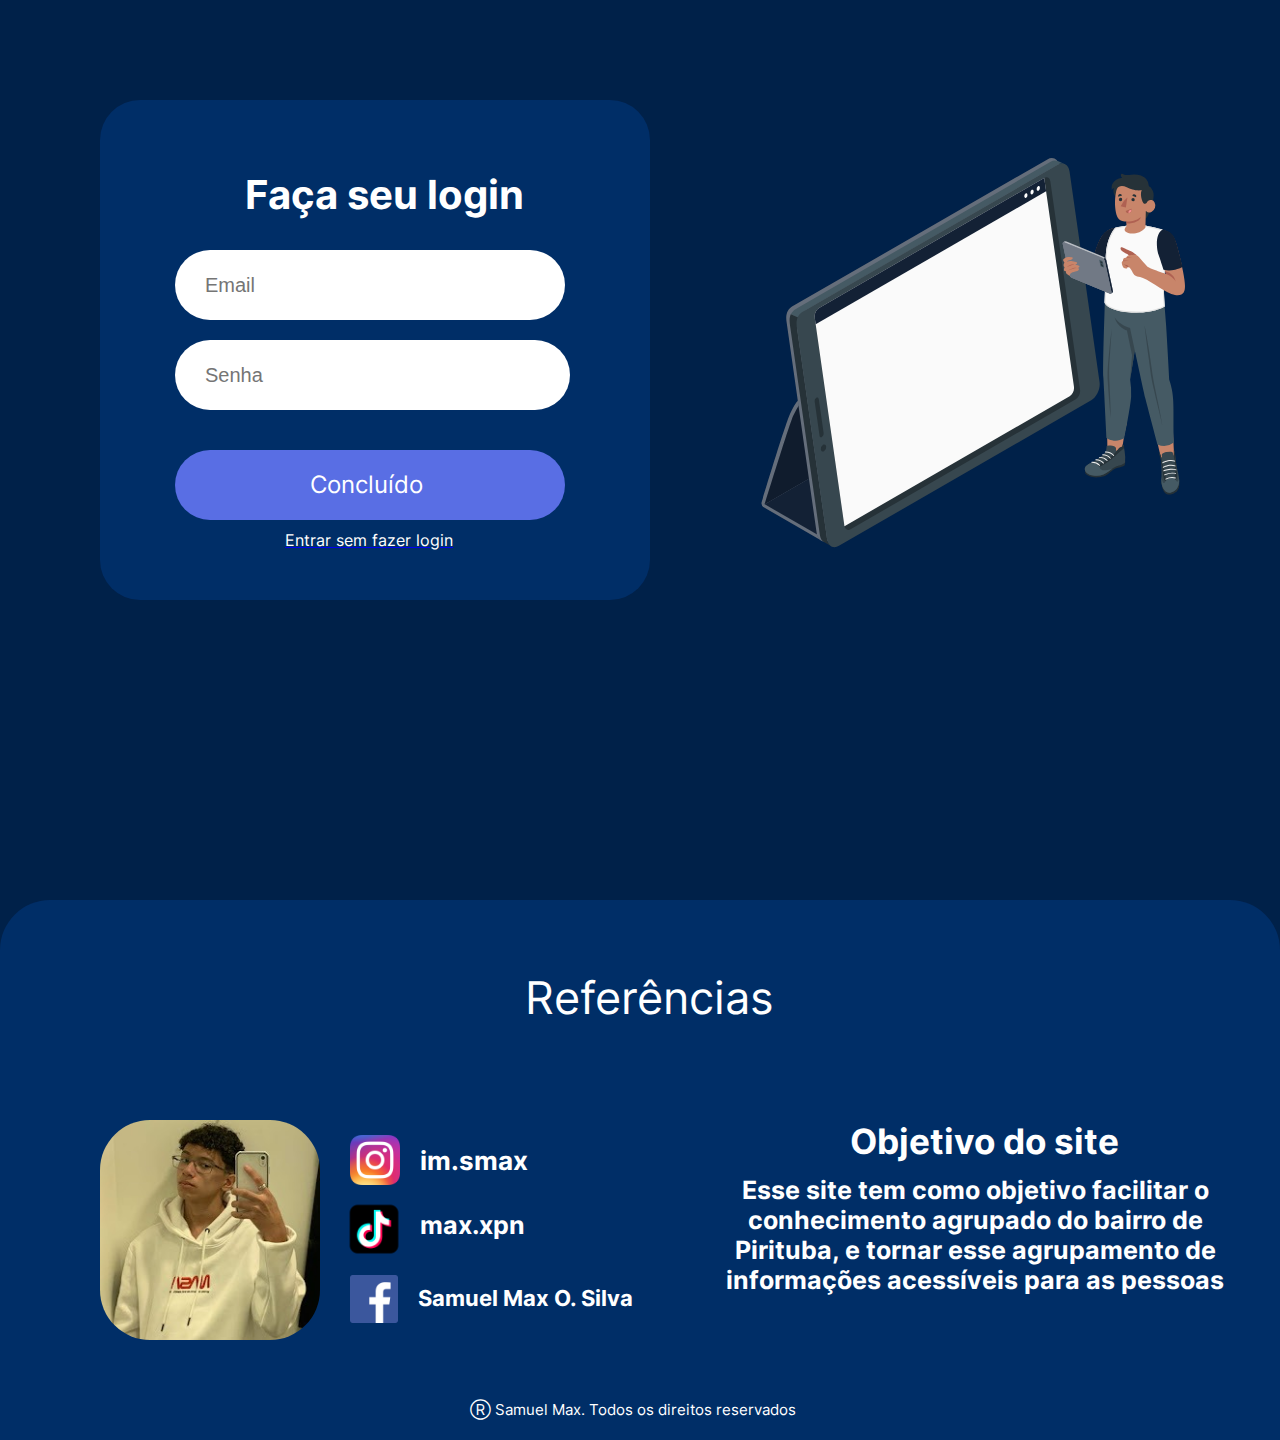
<file: Site de Pirituba/index.html>
<!DOCTYPE html>
<html lang="en">
<head>
    <meta charset="UTF-8">
    <meta http-equiv="X-UA-Compatible" content="IE=edge">
    <meta name="viewport" content="width=device-width, initial-scale=1.0">
    <link rel="stylesheet" href="login.css">
    <link rel="icon" href="image-removebg-preview.png">
</head>
<body style="background-color: rgb(0, 33, 73)";>
<svg class="animated" id="freepik_stories-tablet-login" xmlns="http://www.w3.org/2000/svg" viewBox="0 0 500 500" version="1.1" xmlns:xlink="http://www.w3.org/1999/xlink" xmlns:svgjs="http://svgjs.com/svgjs"><style>svg#freepik_stories-tablet-login:not(.animated) .animable {opacity: 0;}svg#freepik_stories-tablet-login.animated #freepik--Floor--inject-2 {animation: 1s 1 forwards cubic-bezier(.36,-0.01,.5,1.38) slideLeft;animation-delay: 0s;}svg#freepik_stories-tablet-login.animated #freepik--Pictures--inject-2 {animation: 1s 1 forwards cubic-bezier(.36,-0.01,.5,1.38) slideUp;animation-delay: 0s;}svg#freepik_stories-tablet-login.animated #freepik--Window--inject-2 {animation: 1s 1 forwards cubic-bezier(.36,-0.01,.5,1.38) lightSpeedRight;animation-delay: 0s;}svg#freepik_stories-tablet-login.animated #freepik--Shadows--inject-2 {animation: 1s 1 forwards cubic-bezier(.36,-0.01,.5,1.38) lightSpeedLeft;animation-delay: 0s;}svg#freepik_stories-tablet-login.animated #freepik--device--inject-2 {animation: 1.0s 1 forwards ease-in slideUp;animation-delay: 0s;}svg#freepik_stories-tablet-login.animated #freepik--Tab--inject-2 {animation: 1.0s 1 forwards ease-in slideUp;animation-delay: 0.25s;opacity: 0}svg#freepik_stories-tablet-login.animated #freepik--Button--inject-2 {animation: 1.0s 1 forwards ease-in slideUp;animation-delay: 0.5s;opacity: 0}svg#freepik_stories-tablet-login.animated #freepik--Icon--inject-2 {animation: 1.0s 1 forwards ease-in slideUp;animation-delay: 0.75s;opacity: 0}svg#freepik_stories-tablet-login.animated #freepik--Device--inject-2 {animation: 1.0s 1 forwards ease-in slideUp,3s Infinite  linear floating;animation-delay: 0s,1s;}svg#freepik_stories-tablet-login.animated #freepik--Plant--inject-2 {animation: 1s 1 forwards cubic-bezier(.36,-0.01,.5,1.38) slideDown;animation-delay: 0s;}svg#freepik_stories-tablet-login.animated #freepik--Key--inject-2 {animation: 1s 1 forwards cubic-bezier(.36,-0.01,.5,1.38) slideRight;animation-delay: 0s;}svg#freepik_stories-tablet-login.animated #freepik--Character--inject-2 {animation: 1s 1 forwards cubic-bezier(.36,-0.01,.5,1.38) slideLeft;animation-delay: 0s;}svg#freepik_stories-tablet-login.animated #freepik--speech-bubble--inject-2 {animation: 1s 1 forwards cubic-bezier(.36,-0.01,.5,1.38) slideDown;animation-delay: 0s;}            @keyframes slideLeft {                0% {                    opacity: 0;                    transform: translateX(-30px);                }                100% {                    opacity: 1;                    transform: translateX(0);                }            }                    @keyframes slideUp {                0% {                    opacity: 0;                    transform: translateY(30px);                }                100% {                    opacity: 1;                    transform: inherit;                }            }                    @keyframes lightSpeedRight {              from {                transform: translate3d(50%, 0, 0) skewX(-20deg);                opacity: 0;              }              60% {                transform: skewX(10deg);                opacity: 1;              }              80% {                transform: skewX(-2deg);              }              to {                opacity: 1;                transform: translate3d(0, 0, 0);              }            }                    @keyframes lightSpeedLeft {              from {                transform: translate3d(-50%, 0, 0) skewX(20deg);                opacity: 0;              }              60% {                transform: skewX(-10deg);                opacity: 1;              }              80% {                transform: skewX(2deg);              }              to {                opacity: 1;                transform: translate3d(0, 0, 0);              }            }                    @keyframes floating {                0% {                    opacity: 1;                    transform: translateY(0px);                }                50% {                    transform: translateY(-10px);                }                100% {                    opacity: 1;                    transform: translateY(0px);                }            }                    @keyframes slideDown {                0% {                    opacity: 0;                    transform: translateY(-30px);                }                100% {                    opacity: 1;                    transform: translateY(0);                }            }                    @keyframes slideRight {                0% {                    opacity: 0;                    transform: translateX(30px);                }                100% {                    opacity: 1;                    transform: translateX(0);                }            }        .animator-hidden { display: none; }</style><g id="freepik--Floor--inject-2" class="animable animator-active animator-hidden" style="transform-origin: 249.995px 348.121px;"><path id="freepik--floor--inject-2" d="M77.66,248.63c-95.18,55-95.17,144.05,0,199s249.49,54.95,344.67,0,95.17-144,0-199S172.84,193.68,77.66,248.63Z" style="fill: rgb(250, 250, 250); transform-origin: 249.995px 348.121px;" class="animable"></path></g><g id="freepik--Pictures--inject-2" class="animable animator-hidden" style="transform-origin: 206.135px 80.475px;"><g id="freepik--Picture--inject-2" class="animable" style="transform-origin: 178.62px 96.37px;"><g id="freepik--Frame--inject-2" class="animable" style="transform-origin: 178.62px 96.37px;"><polygon points="160.24 124.45 161.95 125.47 197.03 105.21 195.32 104.19 160.24 124.45" style="fill: rgb(250, 250, 250); transform-origin: 178.635px 114.83px;" id="ell5gfrmffuej" class="animable"></polygon><polygon points="195.32 104.19 161.95 123.46 161.95 88.5 195.32 69.25 195.32 104.19" style="fill: rgb(255, 255, 255); transform-origin: 178.635px 96.355px;" id="el93jf3dlpgxu" class="animable"></polygon><path d="M200.26,62.66l-41.54,24v44.41l41.54-24ZM197,105.21,162,125.47v-37L197,68.25Z" style="fill: rgb(235, 235, 235); transform-origin: 179.49px 96.865px;" id="el4za3ngbquuc" class="animable"></path><polygon points="197.03 105.21 195.32 104.19 195.32 69.25 197.03 68.25 197.03 105.21" style="fill: rgb(224, 224, 224); transform-origin: 196.175px 86.73px;" id="elxltzra0agro" class="animable"></polygon><polygon points="200.26 62.66 198.52 61.67 156.98 85.65 158.72 86.64 200.26 62.66" style="fill: rgb(245, 245, 245); transform-origin: 178.62px 74.155px;" id="eldi2o1kxasj" class="animable"></polygon><polygon points="156.98 85.65 158.72 86.64 158.72 131.06 156.98 130.06 156.98 85.65" style="fill: rgb(224, 224, 224); transform-origin: 157.85px 108.355px;" id="elxh4vnmxfx1l" class="animable"></polygon></g><g id="freepik--Land--inject-2" class="animable" style="transform-origin: 178.635px 102.17px;"><polygon points="194.02 103.14 163.25 120.91 163.25 112.03 170.94 94.26 175.74 98.7 174.01 106.15 184.64 83.43 194.02 94.26 194.02 103.14" style="fill: rgb(240, 240, 240); transform-origin: 178.635px 102.17px;" id="eljkagvw159ap" class="animable"></polygon><path d="M175.45,85.68a5,5,0,0,0-2.28,3.95c0,1.45,1,2,2.28,1.31A5,5,0,0,0,177.72,87C177.72,85.55,176.7,85,175.45,85.68Z" style="fill: rgb(240, 240, 240); transform-origin: 175.445px 88.3132px;" id="elsehgxienwlj" class="animable"></path></g></g><g id="freepik--picture--inject-2" class="animable" style="transform-origin: 233.65px 64.575px;"><g id="freepik--frame--inject-2" class="animable" style="transform-origin: 233.65px 64.575px;"><polygon points="215.26 92.67 216.97 93.69 252.06 73.43 250.35 72.41 215.26 92.67" style="fill: rgb(250, 250, 250); transform-origin: 233.66px 83.05px;" id="el4p4s3qrsx8r" class="animable"></polygon><polygon points="250.35 72.41 216.97 91.67 216.97 56.72 250.35 37.47 250.35 72.41" style="fill: rgb(255, 255, 255); transform-origin: 233.66px 64.57px;" id="el6dwwmk1znp7" class="animable"></polygon><path d="M255.29,30.88l-41.54,24V99.27l41.54-24Zm-3.23,42.55L217,93.68v-37l35.09-20.25Z" style="fill: rgb(235, 235, 235); transform-origin: 234.52px 65.075px;" id="elflupcqc5sof" class="animable"></path><polygon points="252.06 73.43 250.35 72.41 250.35 37.47 252.06 36.47 252.06 73.43" style="fill: rgb(224, 224, 224); transform-origin: 251.205px 54.95px;" id="elr33j13z40tl" class="animable"></polygon><polygon points="255.29 30.88 253.55 29.88 212.01 53.87 213.75 54.86 255.29 30.88" style="fill: rgb(245, 245, 245); transform-origin: 233.65px 42.37px;" id="eldfpog2mr3rj" class="animable"></polygon><polygon points="212.01 53.87 213.75 54.86 213.75 99.27 212.01 98.28 212.01 53.87" style="fill: rgb(224, 224, 224); transform-origin: 212.88px 76.57px;" id="elxhizubsu8hp" class="animable"></polygon></g><g id="freepik--land--inject-2" class="animable" style="transform-origin: 233.665px 70.39px;"><polygon points="249.05 71.36 218.28 89.13 218.28 80.25 225.97 62.48 230.76 66.92 229.04 74.37 239.66 51.65 249.05 62.48 249.05 71.36" style="fill: rgb(240, 240, 240); transform-origin: 233.665px 70.39px;" id="elik8tfjr1vg" class="animable"></polygon><path d="M230.47,53.9a5,5,0,0,0-2.27,3.94c0,1.46,1,2,2.27,1.32a5,5,0,0,0,2.28-3.94C232.75,53.77,231.73,53.18,230.47,53.9Z" style="fill: rgb(240, 240, 240); transform-origin: 230.475px 56.5221px;" id="elj7h9qg5kzz" class="animable"></path></g></g></g><g id="freepik--Window--inject-2" class="animable animator-hidden" style="transform-origin: 439.565px 154.325px;"><g id="freepik--window--inject-2" class="animable" style="transform-origin: 439.565px 154.325px;"><path d="M479.45,120.93c0-25.69-16.91-56.28-37.78-68.33-11.05-6.38-21-6.28-27.9-1-8.59,3.57-14.09,13.45-14.09,28.09V217.29l75.58,43.64,4.19-2.43Z" style="fill: rgb(230, 230, 230); transform-origin: 439.565px 154.325px;" id="elv2yade8615c" class="animable"></path><path d="M475.26,260.93V123.35c0-25.69-16.92-56.28-37.79-68.33s-37.79-1-37.79,24.7V217.29Z" style="fill: rgb(245, 245, 245); transform-origin: 437.47px 155.537px;" id="el2bx54fhqpin" class="animable"></path><path d="M471.12,123.35V253.77L403.81,214.9V79.72c0-12.84,4.52-21.69,12.12-24.49a15.63,15.63,0,0,1,5.51-.95c4.3,0,9,1.45,14,4.32C455.1,70,471.12,99,471.12,123.35Z" style="fill: rgb(224, 224, 224); transform-origin: 437.465px 154.025px;" id="elvpc1yfsc2ra" class="animable"></path><polygon points="403.81 214.9 408.08 212.44 471.12 248.85 471.12 253.77 403.81 214.9" style="fill: rgb(235, 235, 235); transform-origin: 437.465px 233.105px;" id="els57la8cm1j" class="animable"></polygon><path d="M471.12,123.35v125.5l-63-36.41V77.25c0-10.2,2.87-17.89,7.86-22a15.63,15.63,0,0,1,5.51-.95c4.3,0,9,1.45,14,4.32C455.1,70,471.12,99,471.12,123.35Z" style="fill: rgb(255, 255, 255); transform-origin: 439.62px 151.575px;" id="elmsxfhes9a9r" class="animable"></path><polygon points="439.53 235.53 435.4 233.14 435.4 57.11 439.53 57.11 439.53 235.53" style="fill: rgb(245, 245, 245); transform-origin: 437.465px 146.32px;" id="elki06k5c0gf" class="animable"></polygon><path d="M443.67,64.58V233.15l-4.13,2.37V61.28Q441.64,62.8,443.67,64.58Z" style="fill: rgb(224, 224, 224); transform-origin: 441.605px 148.4px;" id="el53ifv3arwan" class="animable"></path><polygon points="403.81 185.74 435.4 203.98 435.4 208.83 403.81 190.6 403.81 185.74" style="fill: rgb(245, 245, 245); transform-origin: 419.605px 197.285px;" id="elltkpxnd9ci" class="animable"></polygon><polygon points="408.08 183.28 403.81 185.74 435.4 203.98 435.4 199.13 408.08 183.28" style="fill: rgb(235, 235, 235); transform-origin: 419.605px 193.63px;" id="elatn7cf6uofc" class="animable"></polygon><polygon points="439.53 206.36 471.12 224.6 471.12 229.45 439.53 211.22 439.53 206.36" style="fill: rgb(245, 245, 245); transform-origin: 455.325px 217.905px;" id="eltzm1i2irjm" class="animable"></polygon><polygon points="443.8 203.9 439.53 206.36 471.12 224.6 471.12 219.75 443.8 203.9" style="fill: rgb(235, 235, 235); transform-origin: 455.325px 214.25px;" id="el2dofqvf7lh4" class="animable"></polygon><polygon points="403.81 88.92 435.4 107.16 435.4 112.01 403.81 93.78 403.81 88.92" style="fill: rgb(245, 245, 245); transform-origin: 419.605px 100.465px;" id="el888g0hyhfzh" class="animable"></polygon><polygon points="408.08 86.47 403.81 88.92 435.4 107.16 435.4 102.31 408.08 86.47" style="fill: rgb(235, 235, 235); transform-origin: 419.605px 96.815px;" id="el77wmby3eddj" class="animable"></polygon><polygon points="439.53 109.55 471.12 127.78 471.12 132.63 439.53 114.4 439.53 109.55" style="fill: rgb(245, 245, 245); transform-origin: 455.325px 121.09px;" id="elqwbiyp0ga3" class="animable"></polygon><polygon points="443.8 107.08 439.53 109.55 471.12 127.78 471.12 122.94 443.8 107.08" style="fill: rgb(235, 235, 235); transform-origin: 455.325px 117.43px;" id="elg1mhq8tgqhm" class="animable"></polygon></g></g><g id="freepik--Shadows--inject-2" class="animable animator-hidden" style="transform-origin: 246.164px 354.291px;"><path id="freepik--Shadow--inject-2" d="M92.36,442.77a13.67,13.67,0,0,1-2.18,5.08A24.14,24.14,0,0,1,82,455.14c-14.2,8.2-37.24,8.2-51.44,0a24,24,0,0,1-8.21-7.29,13.84,13.84,0,0,1-2.18-5.08h0c-1.26-6.17,2.21-12.59,10.4-17.32,14.2-8.21,37.24-8.21,51.44,0C90.16,430.18,93.63,436.6,92.36,442.77Z" style="fill: rgb(224, 224, 224); transform-origin: 56.2668px 440.291px;" class="animable"></path><path id="freepik--shadow--inject-2" d="M113,456.36l-87-49.71c-1.27-.73-1.27-1.92,0-2.65l277-159.93a5,5,0,0,1,4.59,0l87,49.71c1.27.73,1.27,1.92,0,2.65l-277,159.93A5,5,0,0,1,113,456.36Z" style="fill: rgb(224, 224, 224); transform-origin: 210.295px 350.215px;" class="animable"></path><path id="freepik--shadow--inject-2" d="M207.8,465.07,193.61,457l66.72-38.84a17.2,17.2,0,0,1-2.45-11.39c.89-6.23,5.35-12,12.57-16.18,7.62-4.44,17.69-6.88,28.34-6.88,10.47,0,20.38,2.37,27.9,6.68,8.28,4.74,12.86,11.31,12.89,18.49s-4.51,13.78-12.75,18.59c-7.62,4.43-17.68,6.88-28.33,6.88h0A65.22,65.22,0,0,1,285.2,433l-12.42,7.23-9.57-2.12-3.28,1.9-.33,7.89-6.16,3.59-8.86.81-3.77,2.12.55,4.1L230.19,465Zm105.94-62.84a12.42,12.42,0,0,0-10.82,0,3.07,3.07,0,0,0-1,.83,3.22,3.22,0,0,0,1,.82,12.51,12.51,0,0,0,10.82,0,3.2,3.2,0,0,0,1-.83A3.35,3.35,0,0,0,313.74,402.23Z" style="fill: rgb(224, 224, 224); transform-origin: 266.595px 424.39px;" class="animable"></path><ellipse id="freepik--shadow--inject-2" cx="414.73" cy="374.95" rx="57.68" ry="33.3" style="fill: rgb(224, 224, 224); transform-origin: 414.73px 374.95px;" class="animable"></ellipse></g><g id="freepik--Device--inject-2" class="animable" style="transform-origin: 210.605px 252.628px;"><g id="freepik--device--inject-2" class="animable" style="transform-origin: 210.605px 252.628px;"><g id="freepik--Case--inject-2" class="animable" style="transform-origin: 205.46px 249.863px;"><path d="M305.84,253.59l5.07-2.93s26.91-87.78,29.41-92.86-2-7.69-6.87-4.89L80.87,298.55c-4.85,2.8-6.37,6.65-10.68,15s-28.61,89-28.61,89a4.5,4.5,0,0,0,2.17,4.74l57.51,33.31L365.45,288.11Z" style="fill: rgb(19, 33, 53); transform-origin: 203.475px 296.183px;" id="ellh1i8sp97ig" class="animable"></path><g id="elsidzq5lbof"><path d="M305.84,253.59l5.07-2.93s26.91-87.78,29.41-92.86-2-7.69-6.87-4.89L80.87,298.55c-4.85,2.8-6.37,6.65-10.68,15s-28.61,89-28.61,89a4.5,4.5,0,0,0,2.17,4.74l57.51,33.31L365.45,288.11Z" style="fill: rgb(255, 255, 255); opacity: 0.35; transform-origin: 203.475px 296.183px;" class="animable"></path></g><path d="M73.36,315.59c-3.27,6.35-28.57,88.72-28.57,88.72L314.11,248.82s26.71-83.72,29.38-89-2-7.68-6.87-4.88L84,300.58C79.19,303.37,76.64,309.25,73.36,315.59Z" style="fill: rgb(19, 33, 53); transform-origin: 194.529px 279.035px;" id="el2m4bttzlbff" class="animable"></path><g id="elecwjbkqfvwc"><path d="M73.36,315.59c-3.27,6.35-28.57,88.72-28.57,88.72L314.11,248.82s26.71-83.72,29.38-89-2-7.68-6.87-4.88L84,300.58C79.19,303.37,76.64,309.25,73.36,315.59Z" style="opacity: 0.15; transform-origin: 194.529px 279.035px;" class="animable"></path></g><polygon points="308.98 251.78 44.78 404.31 103.29 438.1 367.49 285.57 308.98 251.78" style="fill: rgb(19, 33, 53); transform-origin: 206.135px 344.94px;" id="elb00dpeo8sys" class="animable"></polygon><path d="M327.37,59.42,72.84,206.11c-5.58,3.22-7.32,8.44-6.34,15.31L96.62,432.81c1,6.87,6.46,10.89,12,7.67L360.94,294.89c5.58-3.22,9.31-11.41,8.32-18.28L339.26,66C338.28,59.16,333,56.2,327.37,59.42Z" style="fill: rgb(19, 33, 53); transform-origin: 217.83px 249.863px;" id="el8dqqvqn3q5" class="animable"></path><g id="elszhqne0m4r"><path d="M327.37,59.42,72.84,206.11c-5.58,3.22-7.32,8.44-6.34,15.31L96.62,432.81c1,6.87,6.46,10.89,12,7.67L360.94,294.89c5.58-3.22,9.31-11.41,8.32-18.28L339.26,66C338.28,59.16,333,56.2,327.37,59.42Z" style="fill: rgb(255, 255, 255); opacity: 0.35; transform-origin: 217.83px 249.863px;" class="animable"></path></g></g><g id="freepik--Tablet--inject-2" class="animable" style="transform-origin: 224.654px 253.832px;"><path d="M344.53,63.91a7.85,7.85,0,0,0-6.86.85L85.38,210.36a17,17,0,0,0-6.44,7.39L70.8,214.3c1.79-3.91,4.91-5.34,7.58-6.89L330.66,61.8a7.77,7.77,0,0,1,7.12-.73h0Z" style="fill: rgb(69, 90, 100); transform-origin: 207.665px 139.138px;" id="elpertlm3n75" class="animable"></path><path d="M104.81,442.61v0c-2.5-1-4.36-3.62-4.9-7.4L70.06,225.68c-.62-4.29-.82-8.14.74-11.39l8.14,3.46q-.31.66-.6,1.38c-.15.38-.28.75-.4,1.13a1.09,1.09,0,0,0,0,.17,13.18,13.18,0,0,0-.39,1.32c-.12.46-.22.93-.29,1.38a7.59,7.59,0,0,0-.15,1.05,16.24,16.24,0,0,0,0,4.46l30,210.57c.54,3.82,2.44,6.44,5,7.45Z" style="fill: rgb(38, 50, 56); transform-origin: 90.8548px 330.475px;" id="elsr1foubadbd" class="animable"></path><path d="M337.66,64.77,83.13,211.46c-5.58,3.22-7.32,8.44-6.34,15.31l30.27,212.45c1,6.88,6.31,9.84,11.89,6.61L371.23,300.24c5.58-3.22,9.31-11.4,8.32-18.28l-30-210.58C348.57,64.51,343.24,61.55,337.66,64.77Z" style="fill: rgb(55, 71, 79); transform-origin: 228.12px 255.303px;" id="elyfslco4iyb" class="animable"></path><path d="M355.74,299.27l-225.19,130c-2.89,1.67-5.65.14-6.16-3.42L94.69,217.4c-.51-3.56,1.42-7.8,4.31-9.47L324.19,78c2.89-1.67,5.65-.14,6.16,3.42l29.7,208.4C360.56,293.36,358.63,297.6,355.74,299.27Z" style="fill: rgb(38, 50, 56); transform-origin: 227.37px 253.635px;" id="elbormj50umkn" class="animable"></path><path d="M94.69,217.4l29.7,208.4c0,.14,0,.27.08.41L349.66,296.26c2.89-1.67,4.82-5.91,4.31-9.47L324.19,78,99,207.93C96.11,209.6,94.18,213.84,94.69,217.4Z" style="fill: rgb(250, 250, 250); transform-origin: 224.33px 252.105px;" id="eldbhyhpf9ssb" class="animable"></path><path d="M106.17,346.44a5,5,0,0,1-2.17,4.77c-1.45.84-2.84.07-3.09-1.73a5,5,0,0,1,2.17-4.76C104.53,343.88,105.92,344.65,106.17,346.44Z" style="fill: rgb(38, 50, 56); transform-origin: 103.541px 347.965px;" id="ele24lb251iqs" class="animable"></path><path d="M96.33,297.64h0a3.94,3.94,0,0,0-1.69,3.71l4.92,34.31c.2,1.39,1.28,2,2.41,1.34h0a3.92,3.92,0,0,0,1.69-3.7L98.74,299C98.54,297.59,97.46,297,96.33,297.64Z" style="fill: rgb(38, 50, 56); transform-origin: 99.1501px 317.325px;" id="elciztwspjsg6" class="animable"></path></g><g id="freepik--Articles--inject-2" class="animable" style="transform-origin: 210.359px 151.155px;"><path d="M324.19,78,99,207.93c-2.89,1.67-4.82,5.91-4.31,9.47l1,6.91,230.42-133Z" style="fill: rgb(19, 33, 53); transform-origin: 210.359px 151.155px;" id="el2w0na5tfwqn" class="animable"></path><path d="M306.2,97.83h0c-.85.49-1.66,0-1.81-1l-.09-.59a3,3,0,0,1,1.27-2.79h0c.86-.49,1.67,0,1.82,1l.08.59A2.94,2.94,0,0,1,306.2,97.83Z" style="fill: rgb(255, 255, 255); transform-origin: 305.887px 95.64px;" id="el38xrsw17lvo" class="animable"></path><path d="M312.4,94.25h0c-.86.5-1.67,0-1.82-1l-.08-.58a3,3,0,0,1,1.27-2.8h0c.85-.49,1.66,0,1.81,1l.09.59A3,3,0,0,1,312.4,94.25Z" style="fill: rgb(255, 255, 255); transform-origin: 312.084px 92.0621px;" id="eltj3dx39n9op" class="animable"></path><path d="M318.59,90.68h0c-.85.49-1.66,0-1.81-1l-.09-.59A3,3,0,0,1,318,86.29h0c.86-.5,1.67,0,1.82,1l.08.58A3,3,0,0,1,318.59,90.68Z" style="fill: rgb(255, 255, 255); transform-origin: 318.296px 88.4828px;" id="elvsk429e5do" class="animable"></path></g></g><g id="freepik--Tab--inject-2" class="animable" style="transform-origin: 258.016px 216.841px;"><g id="freepik--Box--inject-2" class="animable" style="transform-origin: 258.016px 216.841px;"><g id="eliyeg0yq67n"><g style="opacity: 0.2; transform-origin: 254.644px 215.445px;" class="animable"><path d="M195.31,195.19,299.6,135a.63.63,0,0,1,1,.44l14.15,98.79a1.61,1.61,0,0,1-.76,1.47l-104.3,60.19a.63.63,0,0,1-1-.44l-14.15-98.79A1.57,1.57,0,0,1,195.31,195.19Z" id="ela7x8u79ckhh" class="animable" style="transform-origin: 254.644px 215.445px;"></path></g></g><path d="M306.79,138.14a1.36,1.36,0,0,0-1.11.19l-102.94,59.4a2.83,2.83,0,0,0-1.34,2.6l14,97.45a1.13,1.13,0,0,0,.59.92c-.31-.15-3.06-1.3-3.4-1.44a1.14,1.14,0,0,1-.62-.92l-14-97.46a2.84,2.84,0,0,1,1.34-2.6l102.93-59.41a1.33,1.33,0,0,1,1.2-.14C303.75,136.86,306.14,137.85,306.79,138.14Z" style="fill: rgb(19, 33, 53); transform-origin: 252.377px 217.674px;" id="eldtwnjf3zbt" class="animable"></path><g id="eli8ysn1ygkg"><g style="opacity: 0.2; transform-origin: 252.555px 167.758px;" class="animable"><path d="M306.79,138.14c-.65-.29-3-1.28-3.34-1.41a1.33,1.33,0,0,0-1.2.14L199.32,196.28a2.9,2.9,0,0,0-1,1.14l3.43,1.45a2.8,2.8,0,0,1,1-1.14l102.94-59.4A1.36,1.36,0,0,1,306.79,138.14Z" style="fill: rgb(255, 255, 255); transform-origin: 252.555px 167.758px;" id="eln69e49nx6hc" class="animable"></path></g></g><path d="M202.74,197.73l102.93-59.4c.88-.51,1.69-.16,1.82.77l14,97.46a2.84,2.84,0,0,1-1.34,2.6l-102.94,59.4c-.87.5-1.68.16-1.82-.77l-14-97.46A2.83,2.83,0,0,1,202.74,197.73Z" style="fill: rgb(19, 33, 53); transform-origin: 261.44px 218.443px;" id="elp3u3y8j6ttn" class="animable"></path><g id="eltcit0n3i0y8"><g style="opacity: 0.7; transform-origin: 261.44px 218.443px;" class="animable"><path d="M202.74,197.73l102.93-59.4c.88-.51,1.69-.16,1.82.77l14,97.46a2.84,2.84,0,0,1-1.34,2.6l-102.94,59.4c-.87.5-1.68.16-1.82-.77l-14-97.46A2.83,2.83,0,0,1,202.74,197.73Z" style="fill: rgb(255, 255, 255); transform-origin: 261.44px 218.443px;" id="eleepsfbv1epb" class="animable"></path></g></g><path d="M201.7,198.87l-3.43-1.45a2.48,2.48,0,0,0-.29,1.46l14,97.46a1.14,1.14,0,0,0,.62.92c.34.14,3.09,1.29,3.4,1.44a1.13,1.13,0,0,1-.59-.92l-14-97.45A2.49,2.49,0,0,1,201.7,198.87Z" style="fill: rgb(19, 33, 53); transform-origin: 206.983px 248.06px;" id="elrx7d0uouebr" class="animable"></path><g id="elp4tntk5fxko"><path d="M201.7,198.87l-3.43-1.45a2.48,2.48,0,0,0-.29,1.46l14,97.46a1.14,1.14,0,0,0,.62.92c.34.14,3.09,1.29,3.4,1.44a1.13,1.13,0,0,1-.59-.92l-14-97.45A2.49,2.49,0,0,1,201.7,198.87Z" style="opacity: 0.15; transform-origin: 206.983px 248.06px;" class="animable"></path></g><path d="M306.5,138.77c.15,0,.2.32.21.36l14,97.46a2.24,2.24,0,0,1-1,2L216.71,298a1,1,0,0,1-.35.13c-.15,0-.21-.33-.21-.37l-14-97.45a2.23,2.23,0,0,1,1-2l102.93-59.41a.84.84,0,0,1,.35-.12m-.1-.67a1.47,1.47,0,0,0-.73.23l-102.93,59.4a2.83,2.83,0,0,0-1.34,2.6l14,97.46a1,1,0,0,0,1.09,1,1.55,1.55,0,0,0,.73-.23l102.94-59.4a2.84,2.84,0,0,0,1.34-2.6l-14-97.46a1,1,0,0,0-1.09-1Z" style="fill: rgb(19, 33, 53); transform-origin: 261.38px 218.455px;" id="elao8ybeykdo6" class="animable"></path></g><path d="M234.92,191.23a4.78,4.78,0,0,1,1.72-.66,2.82,2.82,0,0,1,1.32.09,1.89,1.89,0,0,1,.88.62,2.1,2.1,0,0,1,.43.92.62.62,0,0,1-.05.4.74.74,0,0,1-.26.29l-1,.58a.5.5,0,0,1-.38.09.61.61,0,0,1-.26-.18,1.22,1.22,0,0,0-.75-.39,2.34,2.34,0,0,0-1.34.42,4.09,4.09,0,0,0-.69.51,3.42,3.42,0,0,0-.54.61,2.45,2.45,0,0,0-.33.67,1.76,1.76,0,0,0,0,.68,1,1,0,0,0,.23.58.7.7,0,0,0,.51.17,4.05,4.05,0,0,0,.9-.14l1.36-.39a7.71,7.71,0,0,1,1.54-.32,2.27,2.27,0,0,1,1.12.16,1.56,1.56,0,0,1,.72.65,3.16,3.16,0,0,1,.38,1.16,4.51,4.51,0,0,1-.08,1.63,5.59,5.59,0,0,1-.64,1.62,7.44,7.44,0,0,1-1.19,1.51,8.26,8.26,0,0,1-1.67,1.27,5.78,5.78,0,0,1-1.56.64,3.27,3.27,0,0,1-1.38.06,2,2,0,0,1-1.06-.55,2.27,2.27,0,0,1-.58-1.18.56.56,0,0,1,.06-.4.63.63,0,0,1,.25-.3l1-.57a.6.6,0,0,1,.38-.11.46.46,0,0,1,.26.19,1.87,1.87,0,0,0,.31.32.77.77,0,0,0,.44.18,1.88,1.88,0,0,0,.64-.06,3.48,3.48,0,0,0,.92-.41,5.76,5.76,0,0,0,.81-.55,3.79,3.79,0,0,0,.66-.67,3,3,0,0,0,.42-.73,1.48,1.48,0,0,0,.09-.78.62.62,0,0,0-.29-.51,1.11,1.11,0,0,0-.66-.08,7.7,7.7,0,0,0-1,.25c-.42.13-.89.26-1.44.39a5.34,5.34,0,0,1-1.31.22,1.85,1.85,0,0,1-1-.2,1.58,1.58,0,0,1-.66-.69,4.16,4.16,0,0,1-.36-1.25,4.45,4.45,0,0,1,.08-1.62,5.94,5.94,0,0,1,.61-1.59,7.57,7.57,0,0,1,1.08-1.43A6.78,6.78,0,0,1,234.92,191.23Z" style="fill: rgb(69, 90, 100); transform-origin: 236.11px 197.528px;" id="el1u9hum8m5cy" class="animable"></path><path d="M242.88,200.08a.28.28,0,0,1-.29,0,.29.29,0,0,1-.16-.26l-1.62-11.3a.72.72,0,0,1,.06-.4.69.69,0,0,1,.25-.3l1.15-.66a.28.28,0,0,1,.29,0,.32.32,0,0,1,.16.27l1.62,11.3a.72.72,0,0,1-.06.4.61.61,0,0,1-.25.29Z" style="fill: rgb(69, 90, 100); transform-origin: 242.575px 193.62px;" id="ele5a929idnao" class="animable"></path><path d="M245.17,190.4a7.69,7.69,0,0,1,0-2.09,6.93,6.93,0,0,1,1.8-3.69,7.75,7.75,0,0,1,1.79-1.41,5.39,5.39,0,0,1,2.09-.78,2.61,2.61,0,0,1,1.42.21,1.9,1.9,0,0,1,.83.75,3.3,3.3,0,0,1,.36.86.57.57,0,0,1-.06.4.62.62,0,0,1-.26.29l-1.15.67a.33.33,0,0,1-.26,0,.37.37,0,0,1-.17-.13,1.61,1.61,0,0,0-.19-.22A1.08,1.08,0,0,0,251,185a2,2,0,0,0-.75,0,2.79,2.79,0,0,0-1.1.41,4,4,0,0,0-1.6,1.69,4.05,4.05,0,0,0-.41,2.3c0,.45.1.93.17,1.44s.15,1,.24,1.41c.16.95.49,1.52,1,1.71a2.1,2.1,0,0,0,1.8-.33,4.69,4.69,0,0,0,.94-.7,3.43,3.43,0,0,0,1.08-2,4.51,4.51,0,0,0,0-1.37l0-.14-1.73,1a.28.28,0,0,1-.29,0,.34.34,0,0,1-.16-.27l-.18-1.24a.65.65,0,0,1,.07-.4.6.6,0,0,1,.25-.29l3.26-1.89a.26.26,0,0,1,.29,0,.29.29,0,0,1,.16.26l.28,1.92a7.7,7.7,0,0,1,0,2.09,7.06,7.06,0,0,1-1.8,3.77,7.92,7.92,0,0,1-1.84,1.45,5.36,5.36,0,0,1-1.93.73,2.4,2.4,0,0,1-1.46-.22,2.52,2.52,0,0,1-1-1,5.71,5.71,0,0,1-.58-1.75q-.06-.33-.12-.72c-.05-.27-.09-.54-.13-.82s-.08-.56-.11-.83S245.19,190.63,245.17,190.4Z" style="fill: rgb(69, 90, 100); transform-origin: 249.745px 189.495px;" id="el73h8b8ncpvf" class="animable"></path><path d="M263.13,188.38q-.24.15-.39.06l-.22-.14-5-5,1,7.21a.72.72,0,0,1-.06.4.72.72,0,0,1-.25.29l-1.15.67a.28.28,0,0,1-.29,0,.32.32,0,0,1-.16-.27L255,180.34a.7.7,0,0,1,.06-.4.69.69,0,0,1,.25-.3l1-.57a.39.39,0,0,1,.39-.06l.22.14,5,5-1-7.21a.72.72,0,0,1,.06-.4.72.72,0,0,1,.25-.29l1.15-.66a.26.26,0,0,1,.29,0,.32.32,0,0,1,.16.27l1.62,11.3a.67.67,0,0,1-.06.39.69.69,0,0,1-.25.3Z" style="fill: rgb(69, 90, 100); transform-origin: 259.725px 183.728px;" id="elhnc5boyqjc8" class="animable"></path><path d="M270.35,184.22a.28.28,0,0,1-.29,0,.29.29,0,0,1-.16-.26l-1.62-11.3a.72.72,0,0,1,.06-.4.69.69,0,0,1,.25-.3l1.15-.66a.28.28,0,0,1,.29,0,.35.35,0,0,1,.17.27l1.61,11.3a.72.72,0,0,1-.06.4.66.66,0,0,1-.25.29Z" style="fill: rgb(69, 90, 100); transform-origin: 270.045px 177.76px;" id="ele06z895f927" class="animable"></path><path d="M280.55,178.33a.44.44,0,0,1-.4.06l-.22-.14-5-5,1,7.2a.71.71,0,0,1-.07.4.63.63,0,0,1-.25.3l-1.15.66a.28.28,0,0,1-.29,0,.34.34,0,0,1-.16-.27l-1.62-11.3a.73.73,0,0,1,.07-.4.6.6,0,0,1,.25-.29l1-.58a.38.38,0,0,1,.39,0,.93.93,0,0,1,.22.14l5,5-1-7.21a.65.65,0,0,1,.07-.4.56.56,0,0,1,.25-.29l1.15-.67a.28.28,0,0,1,.29,0,.32.32,0,0,1,.16.26l1.62,11.3a.83.83,0,0,1-.07.4.63.63,0,0,1-.25.3Z" style="fill: rgb(69, 90, 100); transform-origin: 277.124px 173.675px;" id="el2hftcixbnbd" class="animable"></path><path d="M244.08,253.09a1.35,1.35,0,0,1,1.2-.22,1.12,1.12,0,0,1,.55.95,2.37,2.37,0,0,1-.07,1,2.23,2.23,0,0,1-.5.9l1.08,1.34,0,.07a.25.25,0,0,1,0,.14.2.2,0,0,1-.08.1l-.51.29c-.08,0-.14.06-.18,0a.21.21,0,0,1-.1-.08l-1-1.26-.79.46.25,1.71a.45.45,0,0,1,0,.16.28.28,0,0,1-.11.13l-.48.28a.13.13,0,0,1-.12,0,.14.14,0,0,1-.07-.11l-.68-4.74a.55.55,0,0,1,0-.17.32.32,0,0,1,.11-.12Zm-.56,2.83.86-.5a1.47,1.47,0,0,0,.52-.46.87.87,0,0,0,.13-.67c0-.28-.14-.42-.28-.44a1.09,1.09,0,0,0-.57.18l-.86.5Z" style="fill: rgb(19, 33, 53); transform-origin: 244.407px 255.945px;" id="elj3ow7kl5r2t" class="animable"></path><path d="M246.58,255.15a3.37,3.37,0,0,1,0-.84,3.13,3.13,0,0,1,.2-.8,3,3,0,0,1,.4-.68,2.19,2.19,0,0,1,.59-.51,1.36,1.36,0,0,1,.62-.2,1,1,0,0,1,.52.14,1.15,1.15,0,0,1,.38.43,2,2,0,0,1,.21.65l0,.33a.27.27,0,0,1,0,.17.26.26,0,0,1-.11.12l-2,1.15a.57.57,0,0,0,.1.26.35.35,0,0,0,.19.13.63.63,0,0,0,.24,0,1.12,1.12,0,0,0,.26-.11,1.29,1.29,0,0,0,.3-.22.94.94,0,0,0,.18-.24,1,1,0,0,1,.1-.14.35.35,0,0,1,.11-.09l.47-.27a.12.12,0,0,1,.13,0,.11.11,0,0,1,.06.11.88.88,0,0,1-.05.32,2.15,2.15,0,0,1-.22.47,3.89,3.89,0,0,1-.38.5,2,2,0,0,1-.58.45,1.38,1.38,0,0,1-.62.21.85.85,0,0,1-.52-.14,1.18,1.18,0,0,1-.38-.46A2.39,2.39,0,0,1,246.58,255.15Zm1.3-2a1.11,1.11,0,0,0-.28.24.91.91,0,0,0-.18.27,1.18,1.18,0,0,0-.1.3.8.8,0,0,0,0,.26l1.34-.77a.9.9,0,0,0-.08-.21.36.36,0,0,0-.14-.16.35.35,0,0,0-.21,0A1,1,0,0,0,247.88,253.2Z" style="fill: rgb(19, 33, 53); transform-origin: 248.042px 254.306px;" id="elkzor0g2siug" class="animable"></path><path d="M252,252.92s0-.09-.06-.1a.26.26,0,0,0-.16,0l-.29.08L251,253a1.2,1.2,0,0,1-.46.07.57.57,0,0,1-.31-.1.51.51,0,0,1-.2-.25,1.6,1.6,0,0,1-.1-.38,1.57,1.57,0,0,1,0-.48,2.18,2.18,0,0,1,.19-.52,2.61,2.61,0,0,1,.35-.49,2.2,2.2,0,0,1,.5-.4,2.06,2.06,0,0,1,.53-.22,1,1,0,0,1,.42,0,.62.62,0,0,1,.3.16.73.73,0,0,1,.15.29.27.27,0,0,1,0,.17.4.4,0,0,1-.1.12l-.46.26a.18.18,0,0,1-.14,0l-.11,0a.29.29,0,0,0-.16,0,.76.76,0,0,0-.27.11,1.1,1.1,0,0,0-.31.25.35.35,0,0,0-.1.31.14.14,0,0,0,.05.12.18.18,0,0,0,.14,0l.27-.06.44-.13a1,1,0,0,1,.81,0,.85.85,0,0,1,.32.62,1.35,1.35,0,0,1,0,.48,1.86,1.86,0,0,1-.2.52,2.54,2.54,0,0,1-.38.5,2.49,2.49,0,0,1-.54.43,2.12,2.12,0,0,1-.57.23,1,1,0,0,1-.45,0,.58.58,0,0,1-.3-.18.61.61,0,0,1-.15-.3.27.27,0,0,1,0-.17.28.28,0,0,1,.11-.13l.46-.26a.19.19,0,0,1,.14,0l.11.06a.34.34,0,0,0,.18,0,.78.78,0,0,0,.31-.13l.18-.12.17-.14a.88.88,0,0,0,.12-.17A.27.27,0,0,0,252,252.92Z" style="fill: rgb(19, 33, 53); transform-origin: 251.342px 252.422px;" id="els4jdtrqp2ke" class="animable"></path><path d="M253.1,251.38a2.88,2.88,0,0,1,0-.83,3,3,0,0,1,.2-.8,2.65,2.65,0,0,1,.4-.69,2.3,2.3,0,0,1,.58-.5,1.4,1.4,0,0,1,.63-.2.92.92,0,0,1,.52.14,1.19,1.19,0,0,1,.38.42,2.13,2.13,0,0,1,.21.66l0,.33a.23.23,0,0,1,0,.16.27.27,0,0,1-.1.13l-2,1.15a.57.57,0,0,0,.1.26.32.32,0,0,0,.18.13.63.63,0,0,0,.24,0,.85.85,0,0,0,.26-.11,1.66,1.66,0,0,0,.31-.22,1.88,1.88,0,0,0,.18-.24,1.16,1.16,0,0,1,.09-.14.53.53,0,0,1,.11-.09l.48-.27a.11.11,0,0,1,.12,0,.13.13,0,0,1,.07.11,1.3,1.3,0,0,1-.06.32,2,2,0,0,1-.21.46,2.89,2.89,0,0,1-.39.51,2.58,2.58,0,0,1-.57.45,1.38,1.38,0,0,1-.62.21.83.83,0,0,1-.52-.14,1.27,1.27,0,0,1-.39-.46A2.39,2.39,0,0,1,253.1,251.38Zm1.3-1.94a1.4,1.4,0,0,0-.29.23,1.67,1.67,0,0,0-.18.28,1.18,1.18,0,0,0-.1.3c0,.1,0,.18,0,.26l1.35-.78-.08-.2a.36.36,0,0,0-.14-.16.38.38,0,0,0-.22-.05A.92.92,0,0,0,254.4,249.44Z" style="fill: rgb(19, 33, 53); transform-origin: 254.565px 250.546px;" id="elbunl9eij0p" class="animable"></path><path d="M257.79,249.25a.39.39,0,0,0,.15.3c.08.06.2,0,.38-.07l.37-.21a.11.11,0,0,1,.12,0,.14.14,0,0,1,.07.11l.07.49a.3.3,0,0,1,0,.16.28.28,0,0,1-.11.13l-.44.25a1,1,0,0,1-.9.17c-.24-.11-.39-.39-.45-.85l-.23-1.58-.39.23a.13.13,0,0,1-.12,0,.13.13,0,0,1-.07-.11l-.07-.48a.26.26,0,0,1,0-.17.27.27,0,0,1,.1-.13l.4-.22-.18-1.2a.45.45,0,0,1,0-.16.28.28,0,0,1,.11-.13l.45-.26a.13.13,0,0,1,.12,0,.16.16,0,0,1,.07.12l.17,1.19.77-.44a.11.11,0,0,1,.12,0,.14.14,0,0,1,.07.11l.07.49a.3.3,0,0,1,0,.16.28.28,0,0,1-.11.13l-.76.44Z" style="fill: rgb(19, 33, 53); transform-origin: 257.558px 248.063px;" id="elhf5niif607n" class="animable"></path><path d="M262,242.75a1.37,1.37,0,0,1,1.18-.22c.31.12.5.45.58,1a2.38,2.38,0,0,1-.23,1.46,2.51,2.51,0,0,1-1,1.07l-1,.55.24,1.64a.55.55,0,0,1,0,.17.22.22,0,0,1-.11.12l-.48.28a.11.11,0,0,1-.12,0,.15.15,0,0,1-.07-.12l-.68-4.73a.34.34,0,0,1,0-.17.22.22,0,0,1,.11-.12Zm-.61,2.94.92-.53a1.43,1.43,0,0,0,.52-.48,1,1,0,0,0,.12-.7c0-.27-.13-.42-.28-.45a1,1,0,0,0-.57.16l-.92.53Z" style="fill: rgb(19, 33, 53); transform-origin: 262.045px 245.659px;" id="eljims6r71rbg" class="animable"></path><path d="M264.36,243.83a2.32,2.32,0,0,1,.07-.39,2.14,2.14,0,0,1,.55-.95,2.35,2.35,0,0,1,.51-.41,1.67,1.67,0,0,1,.57-.21.79.79,0,0,1,.46,0,.77.77,0,0,1,.34.33,1.77,1.77,0,0,1,.19.6l.31,2.16a.51.51,0,0,1,0,.17.22.22,0,0,1-.11.12l-.45.26a.11.11,0,0,1-.12,0,.14.14,0,0,1-.07-.11l0-.24a2.29,2.29,0,0,1-.31.57,1.89,1.89,0,0,1-.58.49,1.6,1.6,0,0,1-.47.19.63.63,0,0,1-.37-.05.62.62,0,0,1-.27-.24,1.16,1.16,0,0,1-.14-.41,1.57,1.57,0,0,1,.18-1,2.82,2.82,0,0,1,.73-.83l.94-.77c0-.2-.1-.31-.22-.33a.65.65,0,0,0-.42.1.9.9,0,0,0-.23.19,1.54,1.54,0,0,0-.14.23l-.08.14a.39.39,0,0,1-.1.08l-.55.32a.14.14,0,0,1-.11,0A.1.1,0,0,1,264.36,243.83Zm1.3,1.49a1.56,1.56,0,0,0,.35-.27,1.85,1.85,0,0,0,.23-.34,1.74,1.74,0,0,0,.13-.36,1.24,1.24,0,0,0,0-.33V244l-.79.64a1.46,1.46,0,0,0-.33.35.57.57,0,0,0-.07.33c0,.1.07.16.16.16A.76.76,0,0,0,265.66,245.32Z" style="fill: rgb(19, 33, 53); transform-origin: 265.864px 244.127px;" id="elps5w6f4kbei" class="animable"></path><path d="M269.71,242.68a.15.15,0,0,0-.06-.11.27.27,0,0,0-.16,0,1.48,1.48,0,0,0-.29.07l-.46.14a1.77,1.77,0,0,1-.46.07.64.64,0,0,1-.32-.1.62.62,0,0,1-.19-.25,1.39,1.39,0,0,1-.1-.39,1.6,1.6,0,0,1,0-.48,2.11,2.11,0,0,1,.19-.51,2.27,2.27,0,0,1,.34-.49,2,2,0,0,1,.51-.4,1.54,1.54,0,0,1,.53-.22,1,1,0,0,1,.42,0,.55.55,0,0,1,.29.16.64.64,0,0,1,.16.29.27.27,0,0,1,0,.17.22.22,0,0,1-.11.12l-.46.27a.3.3,0,0,1-.14,0l-.11,0a.35.35,0,0,0-.15,0,.85.85,0,0,0-.28.12,1,1,0,0,0-.3.24.41.41,0,0,0-.11.32.17.17,0,0,0,.06.11s.07,0,.14,0l.27-.05.44-.14a1,1,0,0,1,.81,0,.82.82,0,0,1,.32.61,1.32,1.32,0,0,1,0,.48,2.22,2.22,0,0,1-.2.52,2.39,2.39,0,0,1-.93.93,1.89,1.89,0,0,1-.56.23,1.13,1.13,0,0,1-.45,0,.75.75,0,0,1-.3-.18.6.6,0,0,1-.15-.31.27.27,0,0,1,0-.17.26.26,0,0,1,.11-.12l.45-.27c.06,0,.11,0,.14,0a.67.67,0,0,1,.12.06.35.35,0,0,0,.18,0,.72.72,0,0,0,.31-.12l.18-.12.17-.15a.66.66,0,0,0,.12-.17A.32.32,0,0,0,269.71,242.68Z" style="fill: rgb(19, 33, 53); transform-origin: 269.082px 242.2px;" id="elbx0qldbp2f" class="animable"></path><path d="M272.8,240.89a.14.14,0,0,0-.06-.11.25.25,0,0,0-.16,0,1.67,1.67,0,0,0-.29.07l-.45.14a1.84,1.84,0,0,1-.47.07.6.6,0,0,1-.31-.1.54.54,0,0,1-.19-.25,1.41,1.41,0,0,1-.1-.38,1.31,1.31,0,0,1,0-.48,1.72,1.72,0,0,1,.19-.52,2,2,0,0,1,.34-.49,1.85,1.85,0,0,1,.51-.4,1.76,1.76,0,0,1,.53-.22,1,1,0,0,1,.42,0,.55.55,0,0,1,.29.16.58.58,0,0,1,.15.29.21.21,0,0,1,0,.17.36.36,0,0,1-.11.13l-.46.26c-.06,0-.1.05-.14,0l-.11,0h-.16a.92.92,0,0,0-.27.12,1.26,1.26,0,0,0-.31.25.4.4,0,0,0-.1.31.33.33,0,0,0,0,.12.2.2,0,0,0,.14,0,1.12,1.12,0,0,0,.27,0l.44-.14a1,1,0,0,1,.81,0,.8.8,0,0,1,.33.61,1.32,1.32,0,0,1,0,.48,2,2,0,0,1-.21.53,2.39,2.39,0,0,1-.37.5,2.58,2.58,0,0,1-.55.42,1.84,1.84,0,0,1-.57.23,1.08,1.08,0,0,1-.44,0,.69.69,0,0,1-.3-.18.6.6,0,0,1-.15-.31.31.31,0,0,1,0-.16.36.36,0,0,1,.11-.13l.46-.26c.06,0,.11-.05.14,0l.12.06a.4.4,0,0,0,.17,0,.92.92,0,0,0,.32-.13l.18-.12.17-.15a.83.83,0,0,0,.12-.16A.27.27,0,0,0,272.8,240.89Z" style="fill: rgb(19, 33, 53); transform-origin: 272.15px 240.44px;" id="elvbogt4mrajq" class="animable"></path><path d="M277.1,237.92l.23-2.4a.83.83,0,0,1,0-.15.22.22,0,0,1,.11-.13l.45-.26a.13.13,0,0,1,.12,0,.13.13,0,0,1,.07.11v0l-.42,3.9a.45.45,0,0,1,0,.16.33.33,0,0,1-.11.13l-.45.26c-.06,0-.1,0-.13,0a.36.36,0,0,1-.07-.1l-.86-1.62-.3,2.29a.94.94,0,0,1,0,.16.22.22,0,0,1-.11.13l-.45.26a.12.12,0,0,1-.13,0,.36.36,0,0,1-.07-.1l-1.38-2.86s0,0,0-.05a.45.45,0,0,1,0-.16.28.28,0,0,1,.11-.13l.45-.26c.06,0,.1,0,.13,0a.47.47,0,0,1,.06.09l.84,1.79.27-2.43a.56.56,0,0,1,0-.15.25.25,0,0,1,.1-.12l.45-.26a.11.11,0,0,1,.12,0,.18.18,0,0,1,.08.09Z" style="fill: rgb(19, 33, 53); transform-origin: 275.836px 237.822px;" id="el3gjod8yxqd7" class="animable"></path><path d="M280,233.73a1.6,1.6,0,0,1,.6-.21.86.86,0,0,1,.51.08,1,1,0,0,1,.39.33,1.51,1.51,0,0,1,.22.55c0,.05,0,.1,0,.17l0,.2,0,.21a1.11,1.11,0,0,1,0,.17,2.8,2.8,0,0,1-.28,1.39,3.1,3.1,0,0,1-.41.61,2.35,2.35,0,0,1-.58.46,1.51,1.51,0,0,1-.61.22,1,1,0,0,1-.51-.07.94.94,0,0,1-.38-.34,1.44,1.44,0,0,1-.22-.55l0-.16,0-.2a1.49,1.49,0,0,1,0-.21,1.11,1.11,0,0,1,0-.17,2.6,2.6,0,0,1,.28-1.4,3.1,3.1,0,0,1,.41-.61A2.65,2.65,0,0,1,280,233.73Zm1,1.24a.73.73,0,0,0-.14-.33.43.43,0,0,0-.2-.14.39.39,0,0,0-.24,0,1.3,1.3,0,0,0-.25.1l-.24.18a1,1,0,0,0-.2.25,1.1,1.1,0,0,0-.14.33,1.48,1.48,0,0,0,0,.43s0,.09,0,.15l0,.19a1.13,1.13,0,0,0,0,.18,1.06,1.06,0,0,0,0,.14.78.78,0,0,0,.14.33.39.39,0,0,0,.2.14.4.4,0,0,0,.24,0,1.06,1.06,0,0,0,.25-.11.91.91,0,0,0,.23-.17,1,1,0,0,0,.21-.25,1.4,1.4,0,0,0,.17-.76,1,1,0,0,0,0-.15,1.11,1.11,0,0,1,0-.19l0-.18C280.93,235.05,280.92,235,280.91,235Z" style="fill: rgb(19, 33, 53); transform-origin: 280.223px 235.714px;" id="el81wer6618fs" class="animable"></path><path d="M283.72,232.59a1.17,1.17,0,0,0-.49.5,1.27,1.27,0,0,0-.07.72l.28,1.91a.3.3,0,0,1,0,.16.28.28,0,0,1-.11.13l-.45.26a.11.11,0,0,1-.12,0,.14.14,0,0,1-.07-.11l-.49-3.42a.34.34,0,0,1,0-.17.22.22,0,0,1,.11-.12l.45-.27a.13.13,0,0,1,.12,0,.14.14,0,0,1,.07.11l0,.17a2.81,2.81,0,0,1,.29-.46,1.54,1.54,0,0,1,.45-.37l.27-.15a.11.11,0,0,1,.12,0,.14.14,0,0,1,.07.11l.07.49a.27.27,0,0,1,0,.17.4.4,0,0,1-.1.12Z" style="fill: rgb(19, 33, 53); transform-origin: 283.212px 233.875px;" id="elsmy5jt37jmo" class="animable"></path><path d="M285.77,230.38a1.55,1.55,0,0,1,.33-.15,1,1,0,0,1,.28,0,.65.65,0,0,1,.21,0l.14.07-.22-1.56a.33.33,0,0,1,0-.17.26.26,0,0,1,.11-.12l.45-.27a.13.13,0,0,1,.12,0,.14.14,0,0,1,.07.11l.69,4.81a.27.27,0,0,1,0,.17.2.2,0,0,1-.1.12l-.46.26a.11.11,0,0,1-.12,0,.14.14,0,0,1-.06-.11l0-.17a1.89,1.89,0,0,1-.1.21,1.92,1.92,0,0,1-.17.26,2.77,2.77,0,0,1-.24.25,1.57,1.57,0,0,1-.32.24,1.19,1.19,0,0,1-.56.17.85.85,0,0,1-.47-.15A1.11,1.11,0,0,1,285,234a2,2,0,0,1-.2-.59c0-.07,0-.15,0-.25a1.38,1.38,0,0,1,0-.26,2.82,2.82,0,0,1,0-.71,3.22,3.22,0,0,1,.19-.71,2.57,2.57,0,0,1,.36-.62A1.71,1.71,0,0,1,285.77,230.38Zm-.3,2.09a2.52,2.52,0,0,0,.06.41c.07.31.18.49.33.55a.58.58,0,0,0,.53-.08,1.15,1.15,0,0,0,.46-.49,1.4,1.4,0,0,0,.14-.74,1.68,1.68,0,0,0,0-.29,1.46,1.46,0,0,0,0-.27.65.65,0,0,0-.31-.47.57.57,0,0,0-.53.06,1.24,1.24,0,0,0-.46.5A1.49,1.49,0,0,0,285.47,232.47Z" style="fill: rgb(19, 33, 53); transform-origin: 286.371px 231.333px;" id="elmbj285ltx6e" class="animable"></path><path d="M251,262a2,2,0,0,1,.73-.28,1.39,1.39,0,0,1,.55,0,.83.83,0,0,1,.37.26,1,1,0,0,1,.18.38.25.25,0,0,1,0,.17.27.27,0,0,1-.1.13l-.42.24a.22.22,0,0,1-.16,0,.21.21,0,0,1-.11-.08.49.49,0,0,0-.32-.16,1,1,0,0,0-.56.17,2.09,2.09,0,0,0-.28.22,1.34,1.34,0,0,0-.23.25,1.46,1.46,0,0,0-.14.28.58.58,0,0,0,0,.29.38.38,0,0,0,.09.24.34.34,0,0,0,.22.08,2.32,2.32,0,0,0,.37-.07l.57-.16a3.23,3.23,0,0,1,.65-.13,1,1,0,0,1,.47.06.63.63,0,0,1,.3.28,1.18,1.18,0,0,1,.16.49,2,2,0,0,1,0,.68,2.3,2.3,0,0,1-.27.68,2.88,2.88,0,0,1-.5.63,3.39,3.39,0,0,1-.7.53,2.37,2.37,0,0,1-.65.27,1.45,1.45,0,0,1-.58,0,.94.94,0,0,1-.45-.24.91.91,0,0,1-.24-.49.25.25,0,0,1,0-.17.26.26,0,0,1,.11-.12l.42-.24a.24.24,0,0,1,.16-.05.21.21,0,0,1,.11.08l.13.13a.3.3,0,0,0,.18.08.86.86,0,0,0,.27,0,1.62,1.62,0,0,0,.39-.18,1.85,1.85,0,0,0,.34-.23,1.19,1.19,0,0,0,.27-.28,1,1,0,0,0,.18-.3.75.75,0,0,0,0-.33.31.31,0,0,0-.12-.22.59.59,0,0,0-.28,0,2.55,2.55,0,0,0-.44.11l-.6.16a2.09,2.09,0,0,1-.56.09.77.77,0,0,1-.41-.08.69.69,0,0,1-.27-.29,1.58,1.58,0,0,1-.16-.53,1.9,1.9,0,0,1,0-.67A2.59,2.59,0,0,1,250,263a3.2,3.2,0,0,1,.46-.6A2.71,2.71,0,0,1,251,262Z" style="fill: rgb(19, 33, 53); transform-origin: 251.505px 264.586px;" id="eluh1o3ehxabt" class="animable"></path><path d="M254,260.2a.13.13,0,0,1,.12,0,.14.14,0,0,1,.07.11l.08.57a.33.33,0,0,1,0,.17.32.32,0,0,1-.11.12l-.51.3a.13.13,0,0,1-.12,0,.16.16,0,0,1-.07-.12l-.08-.57a.27.27,0,0,1,0-.17.24.24,0,0,1,.1-.12Zm.85,4.94a.27.27,0,0,1,0,.17.29.29,0,0,1-.1.12l-.45.26a.12.12,0,0,1-.13,0,.17.17,0,0,1-.06-.11l-.49-3.42a.26.26,0,0,1,0-.17.2.2,0,0,1,.1-.12l.45-.27a.13.13,0,0,1,.12,0,.14.14,0,0,1,.07.11Z" style="fill: rgb(19, 33, 53); transform-origin: 254.115px 262.947px;" id="elx3wvsett8qc" class="animable"></path><path d="M257.2,264.82a2,2,0,0,0,.25-.2,1.27,1.27,0,0,0,.21-.29,1.24,1.24,0,0,0,.16-.77l0-.27a2.21,2.21,0,0,1-.11.21,1.22,1.22,0,0,1-.16.26,2.77,2.77,0,0,1-.24.25,1.65,1.65,0,0,1-.33.24,1.13,1.13,0,0,1-.56.17.81.81,0,0,1-.46-.15,1.11,1.11,0,0,1-.35-.39,2,2,0,0,1-.2-.59,1.45,1.45,0,0,1,0-.25,1.38,1.38,0,0,1,0-.26,2.9,2.9,0,0,1,0-.72,3.29,3.29,0,0,1,.19-.7,2.57,2.57,0,0,1,.36-.62,1.6,1.6,0,0,1,.52-.45,1.55,1.55,0,0,1,.33-.15.93.93,0,0,1,.27,0,.65.65,0,0,1,.21,0,.52.52,0,0,1,.15.07l0-.17a.55.55,0,0,1,0-.17.26.26,0,0,1,.11-.12l.45-.26a.11.11,0,0,1,.12,0,.14.14,0,0,1,.07.11l.49,3.44a2.55,2.55,0,0,1-.21,1.57,2.45,2.45,0,0,1-1.05,1.09,1.67,1.67,0,0,1-.57.23,1.15,1.15,0,0,1-.49,0,.91.91,0,0,1-.36-.2.77.77,0,0,1-.18-.36.23.23,0,0,1,0-.16.28.28,0,0,1,.11-.13l.4-.23a.16.16,0,0,1,.16,0l.12.07a.32.32,0,0,0,.24.09A1,1,0,0,0,257.2,264.82Zm-1.12-2.44a1.77,1.77,0,0,0,.05.41c.08.31.19.49.34.55a.58.58,0,0,0,.53-.08,1.21,1.21,0,0,0,.46-.49,1.4,1.4,0,0,0,.14-.74,1.68,1.68,0,0,0,0-.29c0-.11,0-.2-.05-.27a.63.63,0,0,0-.32-.47.56.56,0,0,0-.52.06,1.24,1.24,0,0,0-.46.5A1.39,1.39,0,0,0,256.08,262.38Z" style="fill: rgb(19, 33, 53); transform-origin: 257.055px 262.714px;" id="eltrk13l9pex" class="animable"></path><path d="M262.31,260.86a.45.45,0,0,1,0,.16.28.28,0,0,1-.11.13l-.45.26a.11.11,0,0,1-.12,0,.15.15,0,0,1-.07-.12l-.27-1.86a1,1,0,0,0-.26-.61c-.14-.11-.32-.1-.55,0a1,1,0,0,0-.46.55,1.45,1.45,0,0,0-.08.81l.26,1.86a.35.35,0,0,1,0,.17.32.32,0,0,1-.11.12l-.45.26a.11.11,0,0,1-.12,0,.14.14,0,0,1-.07-.11l-.49-3.42a.26.26,0,0,1,0-.17.2.2,0,0,1,.1-.12l.46-.26a.11.11,0,0,1,.12,0,.14.14,0,0,1,.06.11l0,.17a2.41,2.41,0,0,1,.32-.53,1.56,1.56,0,0,1,.47-.41,1.33,1.33,0,0,1,.63-.21.68.68,0,0,1,.45.15,1,1,0,0,1,.29.42,2.81,2.81,0,0,1,.15.62Z" style="fill: rgb(19, 33, 53); transform-origin: 260.631px 260.124px;" id="elenadtd7umwq" class="animable"></path><path d="M263.94,256.22a.26.26,0,0,1,0-.17.27.27,0,0,1,.1-.13l.45-.26a.13.13,0,0,1,.12,0,.13.13,0,0,1,.07.11l.27,1.86a1,1,0,0,0,.25.62c.13.11.31.11.54,0a1,1,0,0,0,.44-.54,1.62,1.62,0,0,0,.07-.8L266,255a.26.26,0,0,1,0-.17.24.24,0,0,1,.1-.12l.45-.26a.12.12,0,0,1,.13,0,.14.14,0,0,1,.06.11l.49,3.42a.35.35,0,0,1,0,.17.26.26,0,0,1-.11.12l-.45.26a.11.11,0,0,1-.12,0,.14.14,0,0,1-.07-.11l0-.17a3.89,3.89,0,0,1-.3.5,1.47,1.47,0,0,1-.47.42,1.3,1.3,0,0,1-.62.21.74.74,0,0,1-.44-.16,1.07,1.07,0,0,1-.28-.43,2.68,2.68,0,0,1-.15-.62Z" style="fill: rgb(19, 33, 53); transform-origin: 265.583px 256.905px;" id="elo18k5mg8loa" class="animable"></path><path d="M269.81,256.82a1.87,1.87,0,0,1-.34.15,1.47,1.47,0,0,1-.27,0l-.21,0a.52.52,0,0,1-.15-.07l.23,1.56a.26.26,0,0,1,0,.17.25.25,0,0,1-.1.12l-.46.26a.11.11,0,0,1-.12,0,.14.14,0,0,1-.06-.11l-.69-4.81a.33.33,0,0,1,0-.17.22.22,0,0,1,.11-.12l.45-.27a.13.13,0,0,1,.12,0,.14.14,0,0,1,.07.11l0,.17c0-.06.07-.13.11-.22a1.59,1.59,0,0,1,.17-.25,1.84,1.84,0,0,1,.24-.26,2,2,0,0,1,.32-.23,1.09,1.09,0,0,1,.56-.17.8.8,0,0,1,.47.15,1.09,1.09,0,0,1,.34.39,1.8,1.8,0,0,1,.21.59c0,.07,0,.15,0,.25s0,.18,0,.26a2.83,2.83,0,0,1,0,.71,2.86,2.86,0,0,1-.19.71,2.91,2.91,0,0,1-.35.62A1.71,1.71,0,0,1,269.81,256.82Zm.3-2.09a2.37,2.37,0,0,0-.06-.41c-.07-.31-.18-.49-.34-.55a.59.59,0,0,0-.52.07,1.12,1.12,0,0,0-.46.5,1.39,1.39,0,0,0-.15.74c0,.08,0,.17,0,.29s0,.2.05.27a.66.66,0,0,0,.32.47.56.56,0,0,0,.52-.07,1.17,1.17,0,0,0,.47-.49A1.59,1.59,0,0,0,270.11,254.73Z" style="fill: rgb(19, 33, 53); transform-origin: 269.231px 255.854px;" id="elnld07pwcubj" class="animable"></path><path d="M276.05,252.92a.34.34,0,0,1,0,.17.28.28,0,0,1-.11.13l-.45.26a.13.13,0,0,1-.12,0,.13.13,0,0,1-.07-.11l-.26-1.86a1,1,0,0,0-.27-.61c-.14-.11-.32-.1-.55,0a1,1,0,0,0-.46.55,1.57,1.57,0,0,0-.08.81l.26,1.87a.3.3,0,0,1,0,.16.28.28,0,0,1-.11.13l-.45.26a.11.11,0,0,1-.12,0,.13.13,0,0,1-.07-.11l-.49-3.41a.26.26,0,0,1,0-.17.34.34,0,0,1,.1-.13l.46-.26a.13.13,0,0,1,.12,0,.11.11,0,0,1,.06.11l0,.17a2.2,2.2,0,0,1,.32-.53,1.56,1.56,0,0,1,.47-.41,1.33,1.33,0,0,1,.63-.21.68.68,0,0,1,.45.15,1,1,0,0,1,.29.42,2.81,2.81,0,0,1,.15.62Z" style="fill: rgb(19, 33, 53); transform-origin: 274.373px 252.214px;" id="elkduxtr4zxc" class="animable"></path><path d="M277.67,248a1.56,1.56,0,0,1,.61-.22,1,1,0,0,1,.51.08,1.14,1.14,0,0,1,.39.34,1.44,1.44,0,0,1,.22.55s0,.1,0,.17l0,.2,0,.2c0,.07,0,.13,0,.17a2.83,2.83,0,0,1-.05.71,3.29,3.29,0,0,1-.23.69,2.77,2.77,0,0,1-.41.6,2.18,2.18,0,0,1-.58.47,1.51,1.51,0,0,1-.61.22,1,1,0,0,1-.51-.08,1,1,0,0,1-.38-.33,1.51,1.51,0,0,1-.22-.55s0-.1,0-.16l0-.2,0-.21c0-.07,0-.13,0-.17a2.44,2.44,0,0,1,0-.71,2.82,2.82,0,0,1,.24-.69,2.51,2.51,0,0,1,.41-.61A2.34,2.34,0,0,1,277.67,248Zm1,1.23a.73.73,0,0,0-.14-.32.37.37,0,0,0-.2-.14.49.49,0,0,0-.24,0,1.36,1.36,0,0,0-.25.11l-.24.17a1,1,0,0,0-.2.25,1.16,1.16,0,0,0-.14.34,1.48,1.48,0,0,0,0,.43s0,.09,0,.15a1.1,1.1,0,0,1,0,.18,1.06,1.06,0,0,0,0,.19,1.15,1.15,0,0,1,0,.14,1.08,1.08,0,0,0,.14.32.41.41,0,0,0,.21.15.66.66,0,0,0,.24,0,1.74,1.74,0,0,0,.25-.11l.23-.17a1,1,0,0,0,.21-.25,1.15,1.15,0,0,0,.13-.34,1.43,1.43,0,0,0,0-.43s0-.08,0-.14l0-.19a1.1,1.1,0,0,0,0-.18Z" style="fill: rgb(19, 33, 53); transform-origin: 277.894px 249.98px;" id="el3mjtnzjuyt2" class="animable"></path><path d="M283.13,247.38l.23-2.4a.83.83,0,0,1,0-.15.19.19,0,0,1,.1-.12l.46-.27a.13.13,0,0,1,.12,0,.11.11,0,0,1,.06.11.11.11,0,0,1,0,0l-.42,3.9a.9.9,0,0,1,0,.16.25.25,0,0,1-.12.13l-.45.26a.11.11,0,0,1-.12,0l-.08-.1-.85-1.62-.3,2.29a.75.75,0,0,1,0,.16.27.27,0,0,1-.11.13l-.45.26c-.06,0-.1,0-.13,0a.36.36,0,0,1-.07-.1l-1.38-2.86s0,0,0,0a.23.23,0,0,1,0-.16.28.28,0,0,1,.11-.13l.45-.26a.11.11,0,0,1,.12,0l.07.09.84,1.79.27-2.43a.34.34,0,0,1,0-.15.24.24,0,0,1,.1-.12l.45-.26a.11.11,0,0,1,.12,0,.13.13,0,0,1,.07.09Z" style="fill: rgb(19, 33, 53); transform-origin: 281.853px 247.273px;" id="elt3cbzijvluc" class="animable"></path><path d="M306.72,187.06l-91.78,53c-.52.3-1,0-1.11-.61l-1.4-9.77a1.8,1.8,0,0,1,.78-1.7L305,175c.52-.3,1,0,1.1.61l1.4,9.77A1.8,1.8,0,0,1,306.72,187.06Z" style="fill: rgb(255, 255, 255); transform-origin: 259.964px 207.53px;" id="elsa1dx3j8lr" class="animable"></path><path d="M219.93,232.33a.12.12,0,0,1,.13,0,.13.13,0,0,1,.07.12l.08.56a.29.29,0,0,1,0,.18.23.23,0,0,1-.11.14L217.25,235a.12.12,0,0,1-.13,0,.2.2,0,0,1-.08-.12l-.73-5.12a.29.29,0,0,1,0-.18.4.4,0,0,1,.11-.14l2.78-1.6a.12.12,0,0,1,.13,0,.15.15,0,0,1,.07.12l.08.56a.29.29,0,0,1,0,.18.29.29,0,0,1-.11.13l-2.08,1.2.18,1.26,1.94-1.11a.12.12,0,0,1,.13,0,.15.15,0,0,1,.07.12l.08.56a.29.29,0,0,1,0,.18.4.4,0,0,1-.11.14l-1.94,1.11.19,1.32Z" style="fill: rgb(224, 224, 224); transform-origin: 218.26px 231.42px;" id="el5zcat19qw8i" class="animable"></path><path d="M220.76,230.86a.12.12,0,0,1-.13,0,.15.15,0,0,1-.07-.12l-.08-.52a.33.33,0,0,1,0-.19.3.3,0,0,1,.12-.13l2-1.13a.12.12,0,0,1,.13,0,.15.15,0,0,1,.07.12l.08.53a.27.27,0,0,1,0,.17.28.28,0,0,1-.12.14Z" style="fill: rgb(224, 224, 224); transform-origin: 221.68px 229.815px;" id="ell9igv2revmq" class="animable"></path><path d="M224.32,226.83a2,2,0,0,1,.32-.56,1.59,1.59,0,0,1,.44-.39,1.15,1.15,0,0,1,.69-.2.77.77,0,0,1,.48.26,2.05,2.05,0,0,1,.16-.41,3.17,3.17,0,0,1,.23-.36,2.61,2.61,0,0,1,.27-.3,2.55,2.55,0,0,1,.28-.21,1.23,1.23,0,0,1,.64-.2.69.69,0,0,1,.45.18,1.23,1.23,0,0,1,.3.46,4,4,0,0,1,.16.68l.3,2.13a.29.29,0,0,1,0,.18.28.28,0,0,1-.11.13l-.49.28a.12.12,0,0,1-.13,0,.15.15,0,0,1-.07-.12l-.3-2.09c0-.36-.15-.58-.28-.66a.52.52,0,0,0-.5.06,1,1,0,0,0-.41.46,1.53,1.53,0,0,0-.09.83l.3,2.14a.27.27,0,0,1,0,.17.23.23,0,0,1-.11.14l-.49.28a.12.12,0,0,1-.13,0,.15.15,0,0,1-.07-.12l-.3-2.09c-.05-.36-.14-.58-.28-.66a.47.47,0,0,0-.5.06,1.11,1.11,0,0,0-.42.48,1.51,1.51,0,0,0-.08.85l.3,2.09a.29.29,0,0,1,0,.18.23.23,0,0,1-.11.14l-.49.28a.12.12,0,0,1-.13,0,.19.19,0,0,1-.07-.12l-.53-3.7a.31.31,0,0,1,0-.18.36.36,0,0,1,.11-.13l.49-.28a.12.12,0,0,1,.13,0,.15.15,0,0,1,.08.12Z" style="fill: rgb(224, 224, 224); transform-origin: 226.295px 227.7px;" id="elqcy8ppkv99" class="animable"></path><path d="M229.48,224.52a2.61,2.61,0,0,1,.07-.42,3.45,3.45,0,0,1,.21-.51,3,3,0,0,1,.38-.52,3.11,3.11,0,0,1,.56-.44,2,2,0,0,1,.61-.23.92.92,0,0,1,.5,0,.83.83,0,0,1,.37.35,2.06,2.06,0,0,1,.2.66l.34,2.33a.39.39,0,0,1,0,.18.24.24,0,0,1-.11.13l-.49.28a.12.12,0,0,1-.13,0,.15.15,0,0,1-.07-.12l0-.26a2.29,2.29,0,0,1-.33.61,2,2,0,0,1-.63.54,1.53,1.53,0,0,1-.5.2.78.78,0,0,1-.41-.05.63.63,0,0,1-.28-.26,1,1,0,0,1-.15-.45,1.65,1.65,0,0,1,.19-1,3.1,3.1,0,0,1,.78-.9l1-.83q0-.33-.24-.36a.7.7,0,0,0-.45.12.61.61,0,0,0-.24.2.87.87,0,0,0-.15.25,1,1,0,0,1-.1.14.28.28,0,0,1-.1.09l-.6.35a.14.14,0,0,1-.11,0S229.48,224.58,229.48,224.52Zm1.4,1.62a2.28,2.28,0,0,0,.38-.3,1.72,1.72,0,0,0,.25-.37,1.53,1.53,0,0,0,.14-.39,1.38,1.38,0,0,0,0-.35v-.08l-.85.69a1.74,1.74,0,0,0-.36.38.59.59,0,0,0-.07.36.15.15,0,0,0,.17.16A.72.72,0,0,0,230.88,226.14Z" style="fill: rgb(224, 224, 224); transform-origin: 231.105px 224.837px;" id="eld5kqbtd2iyd" class="animable"></path><path d="M233.49,219.48s.09,0,.13,0a.13.13,0,0,1,.07.12l.09.62a.36.36,0,0,1-.14.31l-.55.32a.1.1,0,0,1-.13,0,.15.15,0,0,1-.08-.12l-.08-.61a.37.37,0,0,1,0-.18.28.28,0,0,1,.12-.14Zm.92,5.33a.38.38,0,0,1,0,.18.26.26,0,0,1-.12.13l-.49.29a.12.12,0,0,1-.13,0,.15.15,0,0,1-.07-.12L233,221.6a.29.29,0,0,1,0-.18.36.36,0,0,1,.11-.13l.49-.28a.12.12,0,0,1,.13,0,.14.14,0,0,1,.08.12Z" style="fill: rgb(224, 224, 224); transform-origin: 233.605px 222.455px;" id="elh83tck1i2b6" class="animable"></path><path d="M236.13,223.82a.31.31,0,0,1,0,.18.36.36,0,0,1-.11.13l-.49.28a.12.12,0,0,1-.13,0,.15.15,0,0,1-.08-.12l-.74-5.2a.3.3,0,0,1,0-.18.36.36,0,0,1,.11-.13l.49-.28a.12.12,0,0,1,.13,0,.15.15,0,0,1,.08.12Z" style="fill: rgb(224, 224, 224); transform-origin: 235.355px 221.455px;" id="elv1wvvr711ob" class="animable"></path><path d="M309.61,207.16l-91.79,53c-.52.3-1,0-1.1-.61l-1.4-9.77a1.8,1.8,0,0,1,.77-1.7l91.79-53c.51-.3,1,0,1.1.61l1.4,9.77A1.82,1.82,0,0,1,309.61,207.16Z" style="fill: rgb(255, 255, 255); transform-origin: 262.849px 227.62px;" id="elml32ij0s97p" class="animable"></path><path d="M221.06,248.51a1.51,1.51,0,0,1,1.28-.25c.33.14.53.49.62,1.07a2.61,2.61,0,0,1-.24,1.58,2.85,2.85,0,0,1-1.15,1.16l-1,.6.26,1.76a.57.57,0,0,1,0,.18.33.33,0,0,1-.12.14l-.52.3a.12.12,0,0,1-.13,0,.15.15,0,0,1-.07-.12l-.74-5.11a.57.57,0,0,1,0-.18.28.28,0,0,1,.12-.14Zm-.66,3.17,1-.58a1.63,1.63,0,0,0,.56-.51,1.1,1.1,0,0,0,.13-.75c0-.3-.15-.46-.31-.49a.9.9,0,0,0-.61.17l-1,.57Z" style="fill: rgb(224, 224, 224); transform-origin: 221.118px 251.64px;" id="elckw1txvub5t" class="animable"></path><path d="M223.62,249.67a1.83,1.83,0,0,1,.07-.42,2.2,2.2,0,0,1,.21-.51,3,3,0,0,1,.38-.52,2.8,2.8,0,0,1,.56-.44,1.93,1.93,0,0,1,.61-.23.84.84,0,0,1,.5,0,.76.76,0,0,1,.36.35,1.84,1.84,0,0,1,.21.65l.33,2.34a.27.27,0,0,1,0,.17.23.23,0,0,1-.11.14l-.49.28a.12.12,0,0,1-.13,0,.16.16,0,0,1-.07-.12l0-.26a2.29,2.29,0,0,1-.33.61,2,2,0,0,1-.63.54,1.49,1.49,0,0,1-.5.19.62.62,0,0,1-.69-.3,1,1,0,0,1-.15-.45,1.64,1.64,0,0,1,.19-1,3.13,3.13,0,0,1,.78-.91l1-.82q0-.33-.24-.36a.68.68,0,0,0-.45.11.71.71,0,0,0-.24.2,2.13,2.13,0,0,0-.16.25.49.49,0,0,1-.09.15.43.43,0,0,1-.1.09l-.6.34a.13.13,0,0,1-.12,0A.12.12,0,0,1,223.62,249.67Zm1.4,1.61a1.35,1.35,0,0,0,.37-.3,1.27,1.27,0,0,0,.26-.36,1.2,1.2,0,0,0,.13-.39,1.12,1.12,0,0,0,0-.36v-.08l-.85.7a1.54,1.54,0,0,0-.36.38.51.51,0,0,0-.07.36.15.15,0,0,0,.17.16A.74.74,0,0,0,225,251.28Z" style="fill: rgb(224, 224, 224); transform-origin: 225.242px 249.985px;" id="elbtdmiuq0xm6" class="animable"></path><path d="M229.39,248.42a.13.13,0,0,0-.07-.11.27.27,0,0,0-.17,0l-.31.08-.49.15a1.42,1.42,0,0,1-.5.07.6.6,0,0,1-.34-.1.58.58,0,0,1-.21-.27,2.22,2.22,0,0,1-.11-.41,1.56,1.56,0,0,1,0-.52,1.71,1.71,0,0,1,.2-.56,2.31,2.31,0,0,1,.37-.53,2.27,2.27,0,0,1,.54-.43,2.24,2.24,0,0,1,.58-.24,1,1,0,0,1,.45,0,.53.53,0,0,1,.32.17.62.62,0,0,1,.16.31.23.23,0,0,1,0,.18.33.33,0,0,1-.12.14l-.49.28a.22.22,0,0,1-.16,0l-.12,0h-.16a.86.86,0,0,0-.3.13,1.23,1.23,0,0,0-.33.26.41.41,0,0,0-.11.34.18.18,0,0,0,.06.13s.07,0,.15,0l.29-.06.47-.15a1.08,1.08,0,0,1,.88,0,.92.92,0,0,1,.35.66,1.56,1.56,0,0,1,0,.52,2.07,2.07,0,0,1-.23.56,2.32,2.32,0,0,1-.41.55,2.37,2.37,0,0,1-.58.45,1.71,1.71,0,0,1-.62.25.93.93,0,0,1-.47,0,.62.62,0,0,1-.33-.2.57.57,0,0,1-.16-.33.27.27,0,0,1,0-.17.33.33,0,0,1,.11-.14l.5-.29a.17.17,0,0,1,.15,0l.13.06a.5.5,0,0,0,.19,0,.84.84,0,0,0,.33-.14,1.13,1.13,0,0,0,.2-.13.93.93,0,0,0,.18-.16.46.46,0,0,0,.13-.18A.24.24,0,0,0,229.39,248.42Z" style="fill: rgb(224, 224, 224); transform-origin: 228.705px 247.912px;" id="elop7ahzs0ggg" class="animable"></path><path d="M232.73,246.49a.14.14,0,0,0-.06-.11.23.23,0,0,0-.17,0,1.89,1.89,0,0,0-.32.07l-.49.15a1.39,1.39,0,0,1-.5.07.62.62,0,0,1-.34-.1.58.58,0,0,1-.21-.27,1.54,1.54,0,0,1-.1-.41,1.32,1.32,0,0,1,0-.52,2.35,2.35,0,0,1,.2-.56,3,3,0,0,1,.37-.53,2.33,2.33,0,0,1,.55-.43,1.66,1.66,0,0,1,.57-.24,1,1,0,0,1,.46,0,.56.56,0,0,1,.32.17.66.66,0,0,1,.16.31.29.29,0,0,1,0,.18.29.29,0,0,1-.11.13l-.5.29a.2.2,0,0,1-.15,0l-.12,0a.46.46,0,0,0-.17,0,.86.86,0,0,0-.3.13,1.64,1.64,0,0,0-.33.26.41.41,0,0,0-.11.34.23.23,0,0,0,.06.13.28.28,0,0,0,.15,0l.29-.06.48-.14a1,1,0,0,1,.87,0,.89.89,0,0,1,.35.66,1.56,1.56,0,0,1,0,.52,2,2,0,0,1-.22.56,2.62,2.62,0,0,1-.41.55,2.7,2.7,0,0,1-.59.45,1.68,1.68,0,0,1-.61.25,1,1,0,0,1-.48,0,.66.66,0,0,1-.33-.2.73.73,0,0,1-.16-.33.27.27,0,0,1,0-.17.28.28,0,0,1,.12-.14l.49-.29c.07,0,.12,0,.15,0l.13.06a.5.5,0,0,0,.19,0,.93.93,0,0,0,.34-.14,1.07,1.07,0,0,0,.19-.13l.19-.16.13-.18A.29.29,0,0,0,232.73,246.49Z" style="fill: rgb(224, 224, 224); transform-origin: 232.058px 245.976px;" id="elqjzzo1gvb6" class="animable"></path><path d="M237.37,243.29l.26-2.6a1.1,1.1,0,0,1,0-.16.25.25,0,0,1,.12-.13l.49-.28a.12.12,0,0,1,.13,0,.13.13,0,0,1,.07.12.06.06,0,0,1,0,.06L238,244.5a1.36,1.36,0,0,1,0,.17.27.27,0,0,1-.12.14l-.49.28c-.06,0-.11,0-.13,0a.39.39,0,0,1-.08-.1l-.93-1.76-.32,2.48c0,.06,0,.11,0,.17a.25.25,0,0,1-.12.13l-.49.29a.14.14,0,0,1-.14,0,.36.36,0,0,1-.07-.1l-1.5-3.09a.11.11,0,0,1,0-.06.31.31,0,0,1,0-.18.28.28,0,0,1,.11-.13l.49-.28c.06,0,.1,0,.13,0a.39.39,0,0,1,.08.1l.9,1.93.29-2.63a.71.71,0,0,1,0-.16.24.24,0,0,1,.11-.13l.48-.28a.12.12,0,0,1,.13,0,.22.22,0,0,1,.08.09Z" style="fill: rgb(224, 224, 224); transform-origin: 236.022px 243.21px;" id="el6dzz1maml1" class="animable"></path><path d="M240.46,238.77a1.57,1.57,0,0,1,.66-.24,1,1,0,0,1,.55.09,1.08,1.08,0,0,1,.41.36,1.93,1.93,0,0,1,.27.78l0,.22a1.7,1.7,0,0,1,0,.22c0,.07,0,.13,0,.18a2.79,2.79,0,0,1-.06.76,2.88,2.88,0,0,1-.25.75,2.76,2.76,0,0,1-.44.65,2.31,2.31,0,0,1-.62.5,1.67,1.67,0,0,1-.66.24,1.1,1.1,0,0,1-.55-.08,1.08,1.08,0,0,1-.41-.36,1.8,1.8,0,0,1-.24-.6,1.46,1.46,0,0,1,0-.17l0-.22,0-.22a1.76,1.76,0,0,1,0-.19,2.81,2.81,0,0,1,0-.76,3.31,3.31,0,0,1,.25-.75,3,3,0,0,1,.45-.66A2.17,2.17,0,0,1,240.46,238.77Zm1,1.33a1,1,0,0,0-.15-.35.54.54,0,0,0-.22-.16.58.58,0,0,0-.26,0,1.59,1.59,0,0,0-.27.12,1.43,1.43,0,0,0-.26.19,1.09,1.09,0,0,0-.21.26,1.11,1.11,0,0,0-.15.37,1.64,1.64,0,0,0,0,.46s0,.1,0,.16a1.36,1.36,0,0,0,0,.2l0,.2,0,.15a.75.75,0,0,0,.15.36.4.4,0,0,0,.22.15.43.43,0,0,0,.25,0,.8.8,0,0,0,.27-.12,1.51,1.51,0,0,0,.26-.18,1.44,1.44,0,0,0,.22-.27,1.79,1.79,0,0,0,.15-.37,1.67,1.67,0,0,0,0-.46,1,1,0,0,0,0-.16l0-.2,0-.2Z" style="fill: rgb(224, 224, 224); transform-origin: 240.724px 240.905px;" id="eltsr0pzgc9b" class="animable"></path><path d="M244.52,237.54a1.23,1.23,0,0,0-.53.53,1.47,1.47,0,0,0-.07.78l.3,2.06a.38.38,0,0,1,0,.18.26.26,0,0,1-.12.13l-.48.29a.14.14,0,0,1-.14,0,.15.15,0,0,1-.07-.12l-.53-3.69a.29.29,0,0,1,0-.18.3.3,0,0,1,.12-.13l.48-.28a.14.14,0,0,1,.14,0,.15.15,0,0,1,.07.12l0,.18a2.23,2.23,0,0,1,.31-.5,1.94,1.94,0,0,1,.48-.39l.29-.17a.15.15,0,0,1,.13,0,.15.15,0,0,1,.08.12l.07.52a.29.29,0,0,1,0,.18.24.24,0,0,1-.11.13Z" style="fill: rgb(224, 224, 224); transform-origin: 243.965px 238.932px;" id="elleh2pcxrhd" class="animable"></path><path d="M246.73,235.15a1.25,1.25,0,0,1,.37-.16.78.78,0,0,1,.29,0,.69.69,0,0,1,.22,0l.16.08-.24-1.69a.29.29,0,0,1,0-.18.29.29,0,0,1,.11-.13l.49-.29a.15.15,0,0,1,.13,0,.15.15,0,0,1,.08.12l.74,5.2a.27.27,0,0,1,0,.17.33.33,0,0,1-.11.14l-.49.28a.12.12,0,0,1-.13,0,.17.17,0,0,1-.08-.12l0-.19a2.67,2.67,0,0,1-.12.24,1.34,1.34,0,0,1-.17.27,2.34,2.34,0,0,1-.27.28,2,2,0,0,1-.35.25,1.21,1.21,0,0,1-.6.18.84.84,0,0,1-.5-.15,1.34,1.34,0,0,1-.38-.43,2.22,2.22,0,0,1-.22-.63c0-.08,0-.17,0-.28a1.49,1.49,0,0,1,0-.28,3,3,0,0,1,.22-1.53,2.7,2.7,0,0,1,.38-.66A1.85,1.85,0,0,1,246.73,235.15Zm-.32,2.26a3.11,3.11,0,0,0,.06.44c.08.33.2.53.37.59a.62.62,0,0,0,.56-.08,1.25,1.25,0,0,0,.5-.54,1.49,1.49,0,0,0,.15-.8,2.11,2.11,0,0,0,0-.31,1.72,1.72,0,0,0-.05-.29.71.71,0,0,0-.34-.51.63.63,0,0,0-.57.07,1.25,1.25,0,0,0-.5.54A1.72,1.72,0,0,0,246.41,237.41Z" style="fill: rgb(224, 224, 224); transform-origin: 247.366px 236.183px;" id="elp3sz416d4es" class="animable"></path><g id="freepik--Eye--inject-2" class="animable" style="transform-origin: 302.805px 204.541px;"><path d="M303.24,207.61a4,4,0,0,1-4.63-.51l-.07-.06,0-.14s1.24-4,3.78-5.41A4,4,0,0,1,307,202l.07.07-.05.13S305.77,206.15,303.24,207.61Zm-4.42-.74a3.79,3.79,0,0,0,4.37.43c2.17-1.26,3.35-4.34,3.59-5a3.75,3.75,0,0,0-4.37-.47C300.24,203.06,299.06,206.18,298.82,206.87Z" style="fill: rgb(224, 224, 224); transform-origin: 302.805px 204.541px;" id="elo1zry5z89uq" class="animable"></path><path d="M302.46,202.21a3.64,3.64,0,0,0-1.57,3.44c.19,1.29,1.19,1.85,2.24,1.24a3.65,3.65,0,0,0,1.57-3.44C304.51,202.16,303.51,201.6,302.46,202.21Zm.5,3.47c-.5.3-1,0-1.08-.6a1.75,1.75,0,0,1,.76-1.66c.5-.29,1,0,1.08.6A1.75,1.75,0,0,1,303,205.68Z" style="fill: rgb(224, 224, 224); transform-origin: 302.795px 204.55px;" id="elpkq4dvhh8tn" class="animable"></path></g></g><g id="freepik--Button--inject-2" class="animable" style="transform-origin: 235.48px 318.776px;"><g id="freepik--shadow--inject-2"><g style="opacity: 0.2; transform-origin: 232.745px 317.12px;" class="animable"><path d="M136.6,358.92,325.26,250c.78-.45,1.5-.14,1.62.69l3.2,22.31a2.52,2.52,0,0,1-1.2,2.32L140.23,384.24c-.78.45-1.51.14-1.62-.69l-3.2-22.31A2.53,2.53,0,0,1,136.6,358.92Z" id="eltm78nm9arwm" class="animable" style="transform-origin: 232.745px 317.12px;"></path></g></g><g id="freepik--speech-bubble--inject-2" class="animable" style="transform-origin: 237.68px 321.575px;"><path d="M323.92,255.84,141.13,361.33a2.75,2.75,0,0,0-1.32,2.55l2.84,19.79a3.54,3.54,0,0,0,2,2.4l3.41,1.42a4.31,4.31,0,0,0,3.35-.15L334.23,281.86a2.78,2.78,0,0,0,1.32-2.56l-2.84-19.79a3.54,3.54,0,0,0-2-2.4l-3.41-1.42A4.31,4.31,0,0,0,323.92,255.84Z" style="fill: rgb(19, 33, 53); transform-origin: 237.68px 321.587px;" id="el6qi74tkj08e" class="animable"></path><g id="elzxekeoknx"><path d="M151.44,387.34a4.37,4.37,0,0,1-3.35.15l-3.41-1.42a3.54,3.54,0,0,1-2-2.4l-2.84-19.79a2.54,2.54,0,0,1,.33-1.49l7,3a2.31,2.31,0,0,0-.29,1.43l2.83,19.79A1.1,1.1,0,0,0,151.44,387.34Z" style="opacity: 0.2; transform-origin: 145.635px 375.072px;" class="animable"></path></g><g id="elaj08q45ve7"><g style="opacity: 0.2; transform-origin: 236.4px 310.376px;" class="animable"><path d="M332.66,259.26c-.24-.72-1-.95-1.74-.51L148.14,364.24a2.73,2.73,0,0,0-1,1.12l-7-3a2.79,2.79,0,0,1,1-1.07l182.8-105.48a4.28,4.28,0,0,1,3.34-.15l3.41,1.42A3.66,3.66,0,0,1,332.66,259.26Z" style="fill: rgb(255, 255, 255); transform-origin: 236.4px 310.376px;" id="el4695rg6ko9g" class="animable"></path></g></g><path d="M330.92,258.75,148.13,364.24a2.76,2.76,0,0,0-1.31,2.55l.57,4,2.26,15.78c.13.91.93,1.25,1.79.76L334.23,281.86a2.78,2.78,0,0,0,1.32-2.56l-2.84-19.79C332.58,258.6,331.78,258.26,330.92,258.75Z" style="fill: rgb(19, 33, 53); transform-origin: 241.185px 323.04px;" id="elkroro500al" class="animable"></path></g><path d="M231.41,331.79a.25.25,0,0,1,.26,0,.34.34,0,0,1,.15.24l.16,1.13a.58.58,0,0,1-.06.36.62.62,0,0,1-.23.27L226.06,337a.25.25,0,0,1-.26,0,.3.3,0,0,1-.15-.24l-1.47-10.23a.66.66,0,0,1,.07-.36.6.6,0,0,1,.22-.27l1-.6a.24.24,0,0,1,.27,0,.27.27,0,0,1,.14.24l1.25,8.68Z" style="fill: rgb(255, 255, 255); transform-origin: 228.082px 331.147px;" id="elfc9wnj782gh" class="animable"></path><path d="M234.9,322.82a3.4,3.4,0,0,1,1.32-.47,2,2,0,0,1,1.1.18,2.1,2.1,0,0,1,.83.72,3,3,0,0,1,.48,1.19c0,.09.05.21.07.36l.06.44.06.44a2.81,2.81,0,0,1,0,.36,5.73,5.73,0,0,1-.1,1.54,5.82,5.82,0,0,1-1.39,2.79,5,5,0,0,1-1.24,1,3.35,3.35,0,0,1-1.32.47,2.1,2.1,0,0,1-1.1-.17,2.07,2.07,0,0,1-.82-.72,3.49,3.49,0,0,1-.49-1.19l-.07-.34c0-.14-.05-.29-.07-.43s0-.3,0-.45,0-.28,0-.38a5.31,5.31,0,0,1,.1-1.53,6.56,6.56,0,0,1,.51-1.49,5.84,5.84,0,0,1,.88-1.32A5.28,5.28,0,0,1,234.9,322.82Zm2.07,2.67a1.74,1.74,0,0,0-.3-.71.83.83,0,0,0-.44-.3,1,1,0,0,0-.52,0,2.66,2.66,0,0,0-.53.23,3.14,3.14,0,0,0-.52.38,2.36,2.36,0,0,0-.44.54,2.31,2.31,0,0,0-.29.72,3.06,3.06,0,0,0-.07.93c0,.09,0,.19,0,.32s0,.27.05.4,0,.28.07.4a2.6,2.6,0,0,0,.06.3,1.74,1.74,0,0,0,.31.71.78.78,0,0,0,.43.3.92.92,0,0,0,.52,0,2.5,2.5,0,0,0,.54-.23,3.07,3.07,0,0,0,.51-.38,2.16,2.16,0,0,0,.44-.54,2.6,2.6,0,0,0,.3-.72,3,3,0,0,0,.06-.92,2.23,2.23,0,0,0,0-.32c0-.13,0-.27,0-.41l-.06-.39C237,325.67,237,325.57,237,325.49Z" style="fill: rgb(255, 255, 255); transform-origin: 235.519px 327.095px;" id="elws1ab631cm" class="animable"></path><path d="M244,328.4a2.83,2.83,0,0,0,.54-.42,3,3,0,0,0,.77-1.41,2.59,2.59,0,0,0,0-.88l-.08-.59a5,5,0,0,1-.23.47,6.32,6.32,0,0,1-.36.54,5.31,5.31,0,0,1-.52.56,3.8,3.8,0,0,1-.7.5,2.41,2.41,0,0,1-1.21.37,1.79,1.79,0,0,1-1-.31,2.44,2.44,0,0,1-.75-.86,3.76,3.76,0,0,1-.44-1.26c0-.16-.06-.34-.09-.55a4.49,4.49,0,0,1-.07-.56,6.15,6.15,0,0,1,0-1.54,6,6,0,0,1,.41-1.52,5.53,5.53,0,0,1,.76-1.34,4,4,0,0,1,1.12-1,3.39,3.39,0,0,1,.73-.32,2.24,2.24,0,0,1,.59-.08,1.52,1.52,0,0,1,.45.07,1.27,1.27,0,0,1,.31.16l0-.37a.68.68,0,0,1,.06-.36.54.54,0,0,1,.23-.26l1-.57a.26.26,0,0,1,.27,0,.27.27,0,0,1,.14.24l1.07,7.43a5.66,5.66,0,0,1-.46,3.39,5.52,5.52,0,0,1-2.26,2.36,3.9,3.9,0,0,1-1.24.49,2.5,2.5,0,0,1-1.06,0,1.68,1.68,0,0,1-.77-.43,1.5,1.5,0,0,1-.4-.77.52.52,0,0,1,.05-.36.64.64,0,0,1,.24-.27l.87-.5a.33.33,0,0,1,.33,0l.26.15a.88.88,0,0,0,.52.18A2.08,2.08,0,0,0,244,328.4Zm-2.42-5.26a5,5,0,0,0,.12.89c.15.66.4,1.05.73,1.18a1.25,1.25,0,0,0,1.13-.16,2.53,2.53,0,0,0,1-1.07,3.13,3.13,0,0,0,.31-1.6c0-.17,0-.38-.06-.62s-.08-.44-.12-.59a1.35,1.35,0,0,0-.68-1,1.18,1.18,0,0,0-1.13.14,2.59,2.59,0,0,0-1,1.07A3.24,3.24,0,0,0,241.54,323.14Z" style="fill: rgb(255, 255, 255); transform-origin: 243.448px 323.835px;" id="elf2qk4e6vpcm" class="animable"></path><path d="M248.56,311.85a.25.25,0,0,1,.26,0,.3.3,0,0,1,.14.24l.18,1.24a.6.6,0,0,1-.06.36.54.54,0,0,1-.23.26l-1.1.64a.25.25,0,0,1-.26,0,.34.34,0,0,1-.15-.24l-.18-1.24a.8.8,0,0,1,.06-.36.62.62,0,0,1,.23-.27Zm1.83,10.66a.76.76,0,0,1-.06.36.57.57,0,0,1-.23.27l-1,.56a.25.25,0,0,1-.26,0,.3.3,0,0,1-.14-.24l-1.06-7.39a.6.6,0,0,1,.06-.36.52.52,0,0,1,.22-.26l1-.57a.25.25,0,0,1,.26,0,.28.28,0,0,1,.15.24Z" style="fill: rgb(255, 255, 255); transform-origin: 248.775px 317.775px;" id="eliihhtm5z9qo" class="animable"></path><path d="M258.44,317.86a.58.58,0,0,1-.06.36.52.52,0,0,1-.23.27l-1,.56a.27.27,0,0,1-.27,0,.33.33,0,0,1-.14-.24l-.58-4a2,2,0,0,0-.58-1.31c-.29-.24-.69-.22-1.18.07a2.27,2.27,0,0,0-1,1.19,3.5,3.5,0,0,0-.17,1.75l.58,4a.76.76,0,0,1-.06.36.62.62,0,0,1-.23.27l-1,.56a.25.25,0,0,1-.26,0,.34.34,0,0,1-.15-.24l-1-7.39a.6.6,0,0,1,.06-.36.52.52,0,0,1,.22-.26l1-.57a.25.25,0,0,1,.26,0,.3.3,0,0,1,.15.24l.05.36a5.27,5.27,0,0,1,.69-1.13,3.44,3.44,0,0,1,1-.89,2.81,2.81,0,0,1,1.35-.45,1.42,1.42,0,0,1,1,.32,2.07,2.07,0,0,1,.62.91,5.71,5.71,0,0,1,.34,1.34Z" style="fill: rgb(255, 255, 255); transform-origin: 254.775px 316.371px;" id="el0iyd38t41zlp" class="animable"></path></g><g id="freepik--Icon--inject-2" class="animable" style="transform-origin: 164.324px 278.144px;"><path d="M136.67,333.43l62.51-36.08-4-19.37c-1.55-5.59-4.73-9.41-8.75-11.12l-5.4-2.29c-4-1.69-8.84-1.29-13.73,1.53L146,278.42c-9.81,5.66-16.85,19.35-16.52,32.1l1.78,20.62Z" style="fill: rgb(38, 50, 56); transform-origin: 164.324px 298.498px;" id="elrofccw957ul" class="animable"></path><path d="M195.23,278c-1.55-5.59-4.73-9.41-8.75-11.12s-8.84-1.29-13.73,1.53l-21.34,12.32c-9.81,5.66-16.85,19.35-16.51,32.1l1.77,20.62,62.51-36.08Z" style="fill: rgb(69, 90, 100); transform-origin: 167.034px 299.659px;" id="ele41xfeu0ry" class="animable"></path><path d="M168.46,225.94c3.79,1.61,6.51,5.28,7.28,10.63,1.53,10.7-5.36,24.08-15.4,29.87-5,2.9-9.87,3.35-13.66,1.75L141.46,266c-3.79-1.6-6.51-5.28-7.28-10.63-1.53-10.7,5.36-24.08,15.4-29.87,5-2.9,9.87-3.35,13.66-1.74Z" style="fill: rgb(38, 50, 56); transform-origin: 154.96px 245.971px;" id="ellvjdbdeecy" class="animable"></path><path d="M160.34,266.44c-5,2.9-9.87,3.35-13.66,1.75s-6.52-5.28-7.28-10.64c-1.54-10.7,5.36-24.08,15.39-29.87,5-2.9,9.87-3.35,13.67-1.74s6.51,5.28,7.28,10.63C177.27,247.27,170.38,260.65,160.34,266.44Z" style="fill: rgb(69, 90, 100); transform-origin: 157.569px 247.061px;" id="eld2710wnwrcg" class="animable"></path></g></g><g id="freepik--Plant--inject-2" class="animable animator-hidden" style="transform-origin: 56.25px 397.51px;"><g id="freepik--plant--inject-2" class="animable" style="transform-origin: 56.25px 397.51px;"><g id="freepik--Pot--inject-2" class="animable" style="transform-origin: 56.2527px 419.352px;"><path d="M85.28,414.87l-58.08,0,6,25h0c.45,3,2.67,6,6.67,8.27,9,5.22,23.68,5.22,32.71,0,4.31-2.48,6.54-5.7,6.74-9Z" style="fill: rgb(55, 71, 79); transform-origin: 56.24px 433.462px;" id="elwkug09qlff" class="animable"></path><path d="M78.2,432a23.8,23.8,0,0,0,3.49-2.43L85,416.21a23.64,23.64,0,0,1-5.88,4.67c-12.25,7.07-31.89,7.25-44.56.58l1.48-6-.46-.63H27.2l6,25h0c.45,3,2.67,6,6.67,8.27,6.44,3.72,15.71,4.77,23.79,3.19-14.47,1.08-24.4-5.24-25.89-11.08-.6-2.32-1.63-7.47-1.63-7.47C48.24,438.92,66.65,438.67,78.2,432Z" style="fill: rgb(38, 50, 56); transform-origin: 56.1px 433.415px;" id="elm0y1avhgo8g" class="animable"></path><path d="M88.3,407.47A12.07,12.07,0,0,1,86.37,412a21.47,21.47,0,0,1-7.29,6.47c-12.61,7.28-33.06,7.28-45.66,0A21.38,21.38,0,0,1,26.13,412a12.4,12.4,0,0,1-1.93-4.51h0c-1.12-5.48,2-11.18,9.23-15.38,12.6-7.28,33.05-7.28,45.66,0C86.35,396.29,89.43,402,88.3,407.47Z" style="fill: rgb(69, 90, 100); transform-origin: 56.2527px 405.29px;" id="elqv1lic5aj" class="animable"></path><path d="M86.37,412a21.47,21.47,0,0,1-7.29,6.47c-12.61,7.28-33.06,7.28-45.66,0A21.38,21.38,0,0,1,26.13,412a12.4,12.4,0,0,1-1.93-4.51h0l1.43,9.84c.66,4,3.61,7.82,8.87,10.86,12,6.93,31.49,6.93,43.51,0,5.19-3,8.14-6.81,8.84-10.72l.08-.51,1.38-9.47A12.07,12.07,0,0,1,86.37,412Z" style="fill: rgb(55, 71, 79); transform-origin: 56.255px 420.439px;" id="elfxmcjj69di" class="animable"></path><path d="M75.28,394.29c-10.51-6.07-27.55-6.07-38.05,0-5.95,3.43-8.52,8.07-7.75,12.55.6,3.44,3.19,6.78,7.75,9.41,10.5,6.07,27.54,6.07,38.05,0,4.55-2.63,7.13-6,7.73-9.4C83.8,402.36,81.22,397.72,75.28,394.29Z" style="fill: rgb(38, 50, 56); transform-origin: 56.2479px 405.27px;" id="eluyq68qev0op" class="animable"></path><path d="M31.26,411a18.05,18.05,0,0,0,6,5.25c10.5,6.07,27.54,6.07,38.05,0a18.11,18.11,0,0,0,6-5.25c-.08-3.64-2.51-7.25-7.31-10-9.77-5.64-25.6-5.64-35.35,0C33.77,403.75,31.34,407.37,31.26,411Z" style="fill: rgb(250, 250, 250); transform-origin: 56.285px 408.786px;" id="el9yb1xjjd5r6" class="animable"></path></g><path d="M58.26,399.7c-4.83-1.3-5.65-11.76-2.94-22.8,2.63-10.74,11.05-26.85,12.84-26.49s4,17.86,2.77,29.41C69.41,393.83,63.09,401,58.26,399.7Z" style="fill: rgb(19, 33, 53); transform-origin: 62.5359px 375.127px;" id="el9snyobyize" class="animable"></path><g id="elie637nou9lq"><path d="M58.26,399.7c-4.83-1.3-5.65-11.76-2.94-22.8,2.63-10.74,11.05-26.85,12.84-26.49s4,17.86,2.77,29.41C69.41,393.83,63.09,401,58.26,399.7Z" style="opacity: 0.4; transform-origin: 62.5359px 375.127px;" class="animable"></path></g><g id="elajd21adkfra"><path d="M60.61,365.89c.87,1.37,1.4,3.68,3.43,3.69,1.63,0,2.48-1.72,3.95-2.11a4,4,0,0,1,3.24,1l-.06-1.26a4.92,4.92,0,0,0-2.8-1A4,4,0,0,0,66,367.25c-.75.59-1.67,1.47-2.71,1s-1.51-2-2.11-2.94A3.69,3.69,0,0,0,59.93,364c-.14.29-.27.59-.4.89A2.72,2.72,0,0,1,60.61,365.89Zm5.73-4.32c.69-.33,1.09-1,1.63-1.53a2.33,2.33,0,0,1,2.49-.48l.08,0c0-.37-.09-.74-.14-1.1a3.43,3.43,0,0,0-.46-.11,2.74,2.74,0,0,0-2,.44c-.67.48-1,1.3-1.75,1.72-1.26.76-2.26-.62-2.64-1.65-.17-.47-.3-.94-.45-1.41l-.39.74c.09.33.17.66.27,1C63.4,360.57,64.68,362.36,66.34,361.57Zm-.16,14c-.88.54-1.62,1.44-2.64,1.73-2.49.71-3.06-3.13-4.64-4.27a3.35,3.35,0,0,0-2.26-.59c-.1.3-.2.59-.29.88a3,3,0,0,1,1.26,0,3.42,3.42,0,0,1,2.18,1.93c.79,1.43,1.8,3.47,3.8,3.07A6.32,6.32,0,0,0,65.9,377a4.17,4.17,0,0,1,3.36-.91,4.6,4.6,0,0,1,1.9,1c0-.38,0-.75.06-1.14a4.89,4.89,0,0,0-2.3-1A4.3,4.3,0,0,0,66.18,375.54ZM67.7,384a5,5,0,0,0-3.3.43c-1.15.57-2,1.68-3.19,2.14-2.63,1-3-2.81-5-3.75a3.88,3.88,0,0,0-2-.38c0,.3-.09.6-.12.89a3.22,3.22,0,0,1,.76,0,3.51,3.51,0,0,1,2.71,2.1c.93,1.73,2.16,3.14,4.28,2.1,1.14-.55,2-1.59,3.12-2.09a3.72,3.72,0,0,1,3.93.36,5.75,5.75,0,0,1,.73.9c.1-.37.19-.76.28-1.14A4.21,4.21,0,0,0,67.7,384Z" style="fill: rgb(19, 33, 53); opacity: 0.5; transform-origin: 62.66px 372.667px;" class="animable"></path></g><g id="elvtce0jedwf9"><path d="M58.26,399.7c4.83,1.31,11.15-5.87,12.67-19.88a81.42,81.42,0,0,0,.27-12c-3.94,3.23-7.9,9.85-7.9,9.85a106.05,106.05,0,0,0-4.69-10.57,72.36,72.36,0,0,0-3.29,9.8C52.61,387.94,53.43,398.4,58.26,399.7Z" style="opacity: 0.1; transform-origin: 62.5464px 383.476px;" class="animable"></path></g><path d="M54.32,405.5c-6.35,4.08-12.27-10.42-15.43-21.36S37.8,344.58,41,343c2.26-1.11,14.26,24.53,16.61,37C59.32,389.05,59.38,402.26,54.32,405.5Z" style="fill: rgb(19, 33, 53); transform-origin: 47.9865px 374.585px;" id="elogjkbi11j7r" class="animable"></path><g id="eldlx9rtos8cb"><path d="M54.32,405.5c-6.35,4.08-12.27-10.42-15.43-21.36S37.8,344.58,41,343c2.26-1.11,14.26,24.53,16.61,37C59.32,389.05,59.38,402.26,54.32,405.5Z" style="opacity: 0.2; transform-origin: 47.9865px 374.585px;" class="animable"></path></g><path d="M40.62,363.22c2,1,3.58,1,5.13-.69s2.52-3.54,4.77-3.29l-.66-1.49a3.37,3.37,0,0,0-1.09.11c-2,.53-2.86,2.58-4.24,3.87-2.13,2-4.4-.62-6.82-.48l-.22,0-.06,1.32A6.11,6.11,0,0,1,40.62,363.22Zm17.46,19.69a7.07,7.07,0,0,0-1-.3,3.78,3.78,0,0,0-3,.68c-1.92,1.41-2,4.54-5.12,3.72-2.36-.62-4.13-2.18-6.62-.94A9,9,0,0,0,40,387.79l.36,1.09a7.19,7.19,0,0,1,3.1-1.92c2.67-.68,4.69,2,7.35,1.58,2.17-.36,2.41-2.75,3.92-3.92a3.36,3.36,0,0,1,3.52-.22C58.2,383.89,58.14,383.4,58.08,382.91ZM40.73,352.83c.74,1,1.79,2.16,3.16,1.45s1.59-2.55,2.54-3.71l-.52-1c-.92,1.23-1.38,3.91-3.14,3.81-1.38-.07-1.92-2.12-3.07-2.71a2,2,0,0,0-1.15-.22c0,.28-.09.56-.13.84a2.44,2.44,0,0,1,.27,0C39.65,351.32,40.22,352.13,40.73,352.83Zm4.78,21.72c2.51.54,3.74-2.44,4.87-4.1a7.4,7.4,0,0,1,3.48-2.94l-.51-1.35a4.65,4.65,0,0,0-1.31.48,8.57,8.57,0,0,0-2.72,2.77c-.76,1.12-1.38,2.64-2.55,3.4-1.34.87-2.92-.49-4.31-.75a7.45,7.45,0,0,0-3.86.32,6.1,6.1,0,0,0-1.18.57c0,.62.06,1.23.1,1.83a6,6,0,0,1,4.07-1.37C43.06,373.44,44.14,374.26,45.51,374.55Z" style="fill: rgb(19, 33, 53); transform-origin: 47.835px 369.225px;" id="eltek1y0mlq9" class="animable"></path><g id="elxk1xx63kwpk"><path d="M54.28,368.66a36,36,0,0,0-5.14,8.43s-6.9-9.35-11.74-13.59c-.27,7.77.12,15.88,1.49,20.64,3.16,10.94,9.08,25.44,15.43,21.36,5.06-3.24,5-16.45,3.29-25.47A77.57,77.57,0,0,0,54.28,368.66Z" style="opacity: 0.1; transform-origin: 47.9872px 384.852px;" class="animable"></path></g><path d="M53.89,413c-11.62.63-22.47-6.4-29.51-15.27s-12.54-27.18-10.95-28.31,20.33,10.43,27.37,18.77C50,399.08,53.89,413,53.89,413Z" style="fill: rgb(19, 33, 53); transform-origin: 33.5221px 391.191px;" id="elt0u8v0hvg4g" class="animable"></path><g id="elzc2zesvauqk"><path d="M53.89,413c-11.62.63-22.47-6.4-29.51-15.27s-12.54-27.18-10.95-28.31,20.33,10.43,27.37,18.77C50,399.08,53.89,413,53.89,413Z" style="opacity: 0.4; transform-origin: 33.5221px 391.191px;" class="animable"></path></g><path d="M28.54,383.87c.68-1.1.29-2.42.14-3.6a3.27,3.27,0,0,1,.47-2.25l-1.31-.93a4.7,4.7,0,0,0-.48,3.15c.2,1.34.52,3-1.27,3.26-2,.26-4.66-1.48-6.23.45-.75.94-.47,2.13-.49,3.23a3.1,3.1,0,0,1-.42,1.41c.21.45.42.88.64,1.32a4,4,0,0,0,.87-2c.16-1.35-.37-3.09,1.46-3.38,1.26-.2,2.47.38,3.72.47A3,3,0,0,0,28.54,383.87Zm-6.48-9.7a2.24,2.24,0,0,1,.51-.55L21.52,373c-.85,1.12-.85,2.66-1.71,3.77a2,2,0,0,1-2.19.62,3.72,3.72,0,0,0-2.42.09,4.67,4.67,0,0,0-.49.27l.27.85a2.55,2.55,0,0,1,1.22-.34c.87,0,1.69.44,2.58.38a2.32,2.32,0,0,0,1.54-.79C21.27,376.78,21.32,375.32,22.06,374.17Zm12.87,15.56a5.79,5.79,0,0,0,1.76-3,22,22,0,0,0,.3-2.46l-1.1-1c-.24,1.37-.11,2.74-.81,4a3.64,3.64,0,0,1-3.62,1.89,3.79,3.79,0,0,0-3.1,1,5.84,5.84,0,0,0-1.16,3.12c-.24,1.61-.49,3.11-2,4a4.48,4.48,0,0,1-.8.38c.27.34.56.68.84,1a4.73,4.73,0,0,0,1.67-1.24c1.94-2.3.36-6.88,4.49-6.88A5,5,0,0,0,34.93,389.73Zm6.24,1.17a6.09,6.09,0,0,1,.87-1.21c-.32-.42-.66-.84-1-1.25a7.5,7.5,0,0,0-1.86,3.65c-.36,1.48-.55,3.09-1.52,4.33s-2.61,1.16-3.95,1.9a5.66,5.66,0,0,0-2.48,2.89,13.89,13.89,0,0,0-.62,2.93l1.23,1a1.22,1.22,0,0,0,0-.17c.27-1.65.46-3.34,1.74-4.54s2.92-1,4.23-1.91C40.35,396.76,39.91,393.37,41.17,390.9Zm5,4.84a8.57,8.57,0,0,0-.94.87c-2,2.18-1.73,5-2.46,7.67a4.72,4.72,0,0,1-2.47,3.32c-1.11.45-2.36,0-3.32.88a1.09,1.09,0,0,0-.1.11q.87.5,1.74.93a5.34,5.34,0,0,1,1-.11,4.54,4.54,0,0,0,1.81-.43,5.15,5.15,0,0,0,2.21-2.42c1.2-2.49.66-5.53,2.17-7.9a6.3,6.3,0,0,1,1.26-1.45Q46.65,396.48,46.2,395.74Z" style="fill: rgb(19, 33, 53); transform-origin: 30.89px 391.26px;" id="elqrhzheuutr" class="animable"></path><g id="el3wy9i9edok"><path d="M27.73,377C28.82,386.63,34,412.51,53.89,413c0,0-3.86-13.88-13.09-24.81C37.81,384.61,32.73,380.5,27.73,377Z" style="opacity: 0.2; transform-origin: 40.81px 395px;" class="animable"></path></g><path d="M53.89,413c-9.14-1.33-17-7.12-21-24.33s-4.64-25-1.87-26.69c3.19-2,15.66,15.38,19.67,23C60.75,404.12,53.89,413,53.89,413Z" style="fill: rgb(19, 33, 53); transform-origin: 42.7513px 387.41px;" id="elhknjqkxdrj5" class="animable"></path><g id="elrfrpkuvqur"><path d="M36.94,381.16c2.27.72,5.24,1.48,7-.77.83-1.1,1.06-2.59,1.64-3.75-.4-.59-.81-1.17-1.22-1.76-1,1.62-1,4-2.74,4.94-1.33.7-2.9.24-4.23-.16a9.89,9.89,0,0,0-4.2-.63,5.84,5.84,0,0,0-2.19.77c.1.5.21,1,.32,1.56a7.7,7.7,0,0,1,.92-.43A7,7,0,0,1,36.94,381.16Zm-2.7-8.91a3.67,3.67,0,0,0,2.12.41c1.39-.29,2.11-1.63,2.82-2.72a6.19,6.19,0,0,1,.7-.9c-.28-.35-.57-.7-.85-1l-.18.17c-.86,1.05-1.59,3.18-3.2,3.21a11.15,11.15,0,0,1-2.28-.66,5.22,5.22,0,0,0-2,0,4.84,4.84,0,0,0-1.82.69c0,.4.1.81.15,1.24a5.49,5.49,0,0,1,2.45-.76A5,5,0,0,1,34.24,372.25Zm10,19.12c.87-1.28,1.5-2.72,2.79-3.64a6.1,6.1,0,0,1,4.66-.83c-.31-.64-.63-1.28-1-1.94a7.72,7.72,0,0,0-3.16.2A6.68,6.68,0,0,0,44,387.71a20.26,20.26,0,0,1-2.34,3.37c-1.86,1.7-4.37.21-6.45-.2a7.49,7.49,0,0,0-1.82-.14c.16.6.32,1.18.49,1.75a8,8,0,0,1,2.4.37C39.43,393.83,42.13,394.4,44.21,391.37Zm10.52,3.34c-.15.05-.3.08-.46.14a7.1,7.1,0,0,0-3.09,2.32c-.89,1.14-1.36,2.53-2.19,3.7a2.87,2.87,0,0,1-3.64,1.21,6.25,6.25,0,0,0-4-.29,6.58,6.58,0,0,0-2.54,1.59c.31.46.63.89,1,1.31a5.74,5.74,0,0,1,2-1.14,4.4,4.4,0,0,1,3.14.39,4.93,4.93,0,0,0,6.47-2c.78-1.15,1.23-2.51,2.11-3.58A5,5,0,0,1,55.32,397C55.15,396.23,55,395.49,54.73,394.71Z" style="fill: rgb(255, 255, 255); opacity: 0.2; transform-origin: 42.435px 386.365px;" class="animable"></path></g><g id="elce55irgwauh"><path d="M50.68,385C50,383.57,49,381.87,47.77,380c-4,12.21-5.22,30,6.12,32.93C53.89,413,60.75,404.12,50.68,385Z" style="opacity: 0.15; transform-origin: 50.5485px 396.465px;" class="animable"></path></g><path d="M58.61,413c11.61.63,22.47-6.4,29.51-15.27s12.54-27.18,10.95-28.31S78.74,379.81,71.7,388.15C62.47,399.08,58.61,413,58.61,413Z" style="fill: rgb(19, 33, 53); transform-origin: 78.9779px 391.191px;" id="el8c193esp5xf" class="animable"></path><g id="elt238mv8g6f9"><path d="M58.61,413c11.61.63,22.47-6.4,29.51-15.27s12.54-27.18,10.95-28.31S78.74,379.81,71.7,388.15C62.47,399.08,58.61,413,58.61,413Z" style="opacity: 0.4; transform-origin: 78.9779px 391.191px;" class="animable"></path></g><path d="M86.86,385c1.25-.09,2.46-.67,3.72-.47,1.82.29,1.29,2,1.46,3.38a4,4,0,0,0,.87,2c.22-.44.43-.87.64-1.32a3.1,3.1,0,0,1-.42-1.41c0-1.1.26-2.29-.5-3.23-1.56-1.93-4.26-.19-6.22-.45-1.79-.25-1.47-1.92-1.28-3.26a4.7,4.7,0,0,0-.47-3.15l-1.31.93a3.32,3.32,0,0,1,.47,2.25c-.15,1.18-.54,2.5.14,3.6A3,3,0,0,0,86.86,385Zm5.32-7.2a2.32,2.32,0,0,0,1.54.79c.89.06,1.7-.4,2.58-.38a2.59,2.59,0,0,1,1.22.34l.27-.85a4.67,4.67,0,0,0-.49-.27,3.72,3.72,0,0,0-2.42-.09,2,2,0,0,1-2.19-.62c-.86-1.11-.86-2.65-1.72-3.77l-1,.64a2.24,2.24,0,0,1,.51.55C91.18,375.32,91.23,376.78,92.18,377.83ZM81.09,390.61c4.13,0,2.55,4.58,4.49,6.88a4.65,4.65,0,0,0,1.67,1.24c.28-.33.57-.67.84-1a4.48,4.48,0,0,1-.8-.38c-1.51-.91-1.75-2.41-2-4a5.84,5.84,0,0,0-1.16-3.12,3.8,3.8,0,0,0-3.1-1,3.64,3.64,0,0,1-3.62-1.89c-.7-1.28-.57-2.65-.81-4l-1.1,1a18.17,18.17,0,0,0,.3,2.46,5.72,5.72,0,0,0,1.76,3A5,5,0,0,0,81.09,390.61Zm-6.44,7.92c1.32.92,3,.75,4.23,1.91s1.48,2.89,1.74,4.54c0,0,0,.11,0,.17l1.23-1a13.31,13.31,0,0,0-.63-2.93,5.6,5.6,0,0,0-2.47-2.89c-1.34-.74-3-.6-4-1.9s-1.15-2.85-1.51-4.33a7.5,7.5,0,0,0-1.86-3.65c-.34.41-.68.83-1,1.25a6.09,6.09,0,0,1,.87,1.21C72.59,393.37,72.15,396.76,74.65,398.53Zm-9.22-1.32a6.54,6.54,0,0,1,1.26,1.45c1.5,2.37,1,5.41,2.17,7.9A5.15,5.15,0,0,0,71.07,409a4.54,4.54,0,0,0,1.81.43,5.13,5.13,0,0,1,1,.11q.89-.43,1.74-.93a.48.48,0,0,0-.09-.11c-1-.87-2.21-.43-3.32-.88a4.72,4.72,0,0,1-2.47-3.32c-.73-2.67-.48-5.49-2.46-7.67a7.84,7.84,0,0,0-.95-.87C66,396.23,65.71,396.72,65.43,397.21Z" style="fill: rgb(19, 33, 53); transform-origin: 81.61px 391.245px;" id="els590jmj4uwg" class="animable"></path><g id="elcv8wtbxi3hs"><path d="M84.77,377c-1.1,9.61-6.23,35.49-26.16,35.94,0,0,3.86-13.88,13.09-24.81C74.68,384.61,79.77,380.5,84.77,377Z" style="opacity: 0.2; transform-origin: 71.69px 394.97px;" class="animable"></path></g><path d="M58.61,413c9.14-1.33,17-7.12,21-24.33s4.65-25,1.88-26.69c-3.19-2-15.66,15.38-19.67,23C51.74,404.12,58.61,413,58.61,413Z" style="fill: rgb(19, 33, 53); transform-origin: 69.7507px 387.41px;" id="elvcrwtn2ia" class="animable"></path><g id="el6fcob09qgab"><path d="M80.31,380.93a7.7,7.7,0,0,1,.92.43c.1-.52.22-1.06.32-1.56a5.84,5.84,0,0,0-2.19-.77,9.89,9.89,0,0,0-4.2.63c-1.34.4-2.9.86-4.23.16-1.76-.92-1.73-3.32-2.74-4.94-.41.59-.82,1.17-1.22,1.76.58,1.16.81,2.65,1.64,3.75,1.71,2.25,4.67,1.49,7,.77A7,7,0,0,1,80.31,380.93Zm0-9.07a5.49,5.49,0,0,1,2.45.76c0-.43.11-.84.15-1.24a4.83,4.83,0,0,0-1.83-.69,5.17,5.17,0,0,0-2,0,11.15,11.15,0,0,1-2.28.66c-1.61,0-2.34-2.16-3.2-3.21l-.18-.17-.86,1a5.63,5.63,0,0,1,.71.9c.7,1.09,1.43,2.43,2.82,2.72a3.67,3.67,0,0,0,2.12-.41A5,5,0,0,1,80.32,371.86Zm-4.15,21a8.08,8.08,0,0,1,2.41-.37c.17-.57.33-1.15.49-1.75a7.49,7.49,0,0,0-1.82.14c-2.08.41-4.59,1.9-6.45.2a19.68,19.68,0,0,1-2.34-3.37A6.67,6.67,0,0,0,65,385.16a7.67,7.67,0,0,0-3.15-.2c-.35.66-.67,1.3-1,1.94a6.1,6.1,0,0,1,4.66.83c1.29.92,1.92,2.36,2.79,3.64C70.36,394.4,73.07,393.83,76.17,392.86Zm-19,4.09a5,5,0,0,1,1.89,1.45c.87,1.07,1.33,2.43,2.11,3.58a4.92,4.92,0,0,0,6.46,2,4.43,4.43,0,0,1,3.15-.39,5.74,5.74,0,0,1,2,1.14c.32-.42.64-.85.95-1.31a6.54,6.54,0,0,0-2.55-1.59,6.22,6.22,0,0,0-4,.29,2.87,2.87,0,0,1-3.64-1.21c-.83-1.17-1.3-2.56-2.19-3.7a7.1,7.1,0,0,0-3.09-2.32c-.16-.06-.31-.09-.46-.14C57.54,395.49,57.35,396.23,57.18,397Z" style="fill: rgb(255, 255, 255); opacity: 0.2; transform-origin: 70.035px 386.35px;" class="animable"></path></g><g id="elh9y9fjvw8d"><path d="M61.82,385c.73-1.38,1.73-3.08,2.91-4.92,4,12.21,5.22,30-6.12,32.93C58.61,413,51.74,404.12,61.82,385Z" style="opacity: 0.15; transform-origin: 61.9494px 396.545px;" class="animable"></path></g><path d="M56.25,414.86c7.71,0,10.27-10.49,9.5-18.93s-6.11-24.51-9.5-24.51-8.73,16.06-9.5,24.51S48.54,414.86,56.25,414.86Z" style="fill: rgb(19, 33, 53); transform-origin: 56.25px 393.14px;" id="elc1n0gqkq5fq" class="animable"></path><g id="els7dvsrr80kf"><path d="M56.25,414.86c7.71,0,10.27-10.49,9.5-18.93s-6.11-24.51-9.5-24.51-8.73,16.06-9.5,24.51S48.54,414.86,56.25,414.86Z" style="fill: rgb(255, 255, 255); opacity: 0.3; transform-origin: 56.25px 393.14px;" class="animable"></path></g><g id="elagchhgqzyfi"><path d="M56.2,382.41c1.23-.25,2-1.25,2.87-2.05a5,5,0,0,1,2.38-1.24c-.19-.5-.39-1-.6-1.45a7.3,7.3,0,0,0-3.25,2,4.42,4.42,0,0,1-1.61,1.2c-.93.33-1.5-.17-2.11-.78a5.09,5.09,0,0,0-2.53-1.52h-.08c-.16.4-.32.8-.48,1.22a4.78,4.78,0,0,1,2.69,1.51A2.88,2.88,0,0,0,56.2,382.41Zm-5.75,9.25c2.57,2,4.69-.85,6.33-2.54,1.38-1.42,2.82-1.71,4.39-.4a10.16,10.16,0,0,0,2.93,2.12,4.2,4.2,0,0,0,.88.22c-.09-.48-.2-1-.31-1.45a8.82,8.82,0,0,1-3.13-2.09c-2.29-1.88-4.36-1.09-6.18,1-1,1.2-2.74,3.27-4.46,2-1-.76-1.5-2.05-2.56-2.78l0,0c-.11.43-.21.85-.31,1.27C49,389.62,49.5,390.91,50.45,391.66Zm2.88,9.23c1.46,1.93,3.27,2.41,5.25.75,1-.8,1.59-1.95,2.64-2.66,1.46-1,3.14-.48,4.65.12,0-.46,0-.92,0-1.37a10.44,10.44,0,0,0-2.14-.67,4.3,4.3,0,0,0-3.31.67c-1.09.78-1.76,2-2.82,2.8a2.58,2.58,0,0,1-2.22.71c-.88-.33-1.41-1.42-2-2.08a6.47,6.47,0,0,0-3-1.7,5.47,5.47,0,0,0-3.69.37c0,.43,0,.87,0,1.31A5.43,5.43,0,0,1,53.33,400.89Zm7.31,7.86a6.08,6.08,0,0,1-4.35,1.3,3.46,3.46,0,0,1-2.19-1c-.42-.43-.73-1-1.17-1.41a5.06,5.06,0,0,0-2.9-1.43,5.59,5.59,0,0,0-2.41.2c.13.47.28.93.44,1.38a4,4,0,0,1,3.84.53c.92.69,1.37,1.82,2.35,2.46a5.52,5.52,0,0,0,3,.78,7,7,0,0,0,3.2-.79c1.1-.59,1.89-1.59,3-2.21a5.49,5.49,0,0,1,.89-.4c.21-.56.4-1.15.57-1.75a5.5,5.5,0,0,0-1.08.23A10.8,10.8,0,0,0,60.64,408.75Z" style="fill: rgb(255, 255, 255); opacity: 0.2; transform-origin: 56.28px 394.616px;" class="animable"></path></g></g></g><g id="freepik--Key--inject-2" class="animable animator-hidden" style="transform-origin: 268.59px 421.822px;"><g id="freepik--key--inject-2" class="animable" style="transform-origin: 268.59px 421.822px;"><path d="M324.73,393.61c-14.46-8.28-37.86-8.19-52.26.19-6,3.51-9.82,5.87-10.77,10.42v4.71a14.91,14.91,0,0,0,4.53,10.17L201.58,452l0,4.7,7.27,4.16,20.26-.07,7.94-4.63v-4.44l6.33-3.57,8.83-.81,3.51-2,.32-7.89,6.52-3.79,9.57,2.13,12.42-7.23c13.41,3.16,29.41,1.57,40.28-4.76,7.22-4.21,10.81-9.7,10.77-15.17l0-4.66C334.92,399.06,331.23,397.33,324.73,393.61Zm-9,13.52a16.35,16.35,0,0,1-14.8.06c-4.1-2.35-4.11-6.18,0-8.55a16.32,16.32,0,0,1,14.8-.05C319.83,400.93,319.84,404.76,315.76,407.13Z" style="fill: rgb(19, 33, 53); transform-origin: 268.59px 424.159px;" id="elu1jwszgo" class="animable"></path><g id="elb5r60ow46r"><path d="M324.73,393.61c-14.46-8.28-37.86-8.19-52.26.19-6,3.51-9.82,5.87-10.77,10.42v4.71a14.91,14.91,0,0,0,4.53,10.17L201.58,452l0,4.7,7.27,4.16,20.26-.07,7.94-4.63v-4.44l6.33-3.57,8.83-.81,3.51-2,.32-7.89,6.52-3.79,9.57,2.13,12.42-7.23c13.41,3.16,29.41,1.57,40.28-4.76,7.22-4.21,10.81-9.7,10.77-15.17l0-4.66C334.92,399.06,331.23,397.33,324.73,393.61Zm-9,13.52a16.35,16.35,0,0,1-14.8.06c-4.1-2.35-4.11-6.18,0-8.55a16.32,16.32,0,0,1,14.8-.05C319.83,400.93,319.84,404.76,315.76,407.13Z" style="opacity: 0.2; transform-origin: 268.59px 424.159px;" class="animable"></path></g><path d="M324.71,388.91c-14.46-8.28-37.86-8.2-52.26.19-11.83,6.89-13.89,17.23-6.23,25.3L201.58,452l7.28,4.16,20.25-.07,7.95-4.63-.56-4.14,6.87-3.87,8.83-.81,3.51-2,.33-7.89,6.51-3.79,9.57,2.12,12.42-7.23C298,427,314,425.41,324.82,419.08,339.22,410.7,339.17,397.19,324.71,388.91Zm-9,13.52a16.34,16.34,0,0,1-14.81.05c-4.09-2.34-4.11-6.17,0-8.54a16.37,16.37,0,0,1,14.81-.06C319.81,396.23,319.83,400.05,315.75,402.43Z" style="fill: rgb(19, 33, 53); transform-origin: 268.584px 419.457px;" id="elyu04hx8ktfs" class="animable"></path><g id="eluz6qdnejqup"><path d="M324.71,388.91c-14.46-8.28-37.86-8.2-52.26.19-11.83,6.89-13.89,17.23-6.23,25.3L201.58,452l7.28,4.16,20.25-.07,7.95-4.63-.56-4.14,6.87-3.87,8.83-.81,3.51-2,.33-7.89,6.51-3.79,9.57,2.12,12.42-7.23C298,427,314,425.41,324.82,419.08,339.22,410.7,339.17,397.19,324.71,388.91Zm-9,13.52a16.34,16.34,0,0,1-14.81.05c-4.09-2.34-4.11-6.17,0-8.54a16.37,16.37,0,0,1,14.81-.06C319.81,396.23,319.83,400.05,315.75,402.43Z" style="fill: rgb(255, 255, 255); opacity: 0.3; transform-origin: 268.584px 419.457px;" class="animable"></path></g><g id="elm48mmn1me6"><g style="opacity: 0.2; transform-origin: 292.345px 406.275px;" class="animable"><path d="M261.81,405.59l36.44-5.75c-1-2-.1-4.3,2.66-5.9a16.37,16.37,0,0,1,14.81-.06,6.36,6.36,0,0,1,2.74,2.77l13.3-2.1a26.5,26.5,0,0,0-7.05-5.64c-.42-.24-.87-.45-1.3-.68l-60,9.46A13.12,13.12,0,0,0,261.81,405.59Z" style="fill: rgb(255, 255, 255); transform-origin: 296.744px 396.91px;" id="elphxjyhvm98m" class="animable"></path><path d="M333.53,411a13,13,0,0,0,.11-13.87l-15.14,2.38a6.16,6.16,0,0,1-2.75,2.88,16.34,16.34,0,0,1-14.81.05l-.2-.12-38.29,6a16.81,16.81,0,0,0,3.77,6l-17.12,10Z" style="fill: rgb(255, 255, 255); transform-origin: 292.345px 410.725px;" id="elio2m4ezl0cd" class="animable"></path></g></g><path d="M298.7,421.18c-9.14,0-17.67-2-24-5.6-5.54-3.17-8.72-7.31-8.74-11.37s3.14-8.23,8.66-11.44c6.33-3.69,14.85-5.73,24-5.77s17.67,2,24,5.6c5.54,3.17,8.73,7.32,8.74,11.37s-3.14,8.23-8.66,11.44C316.35,419.1,307.83,421.14,298.7,421.18Zm-.12-32.85c-8.91,0-17.19,2-23.32,5.59-5.1,3-8,6.71-8,10.28s2.95,7.3,8.07,10.23c6.16,3.53,14.46,5.45,23.36,5.42s17.19-2,23.32-5.59c5.1-3,8-6.71,8-10.28s-2.95-7.3-8.07-10.23C315.78,390.22,307.48,388.3,298.58,388.33Z" style="fill: rgb(19, 33, 53); transform-origin: 298.66px 404.09px;" id="elaqya48bhv0l" class="animable"></path><g id="ell8fh28z10ra"><path d="M312,423.94l0,4.7a62.71,62.71,0,0,1-27.47-.09l0-4.7A62.71,62.71,0,0,0,312,423.94Z" style="opacity: 0.1; transform-origin: 298.265px 426.984px;" class="animable"></path></g><g id="el6h3dplkoket"><polygon points="272.12 431.07 272.14 435.78 262.57 433.65 262.55 428.95 272.12 431.07" style="opacity: 0.1; transform-origin: 267.345px 432.365px;" class="animable"></polygon></g><g id="elgr2uasrhr1p"><polygon points="256.04 432.74 256.05 437.44 255.73 445.33 255.71 440.63 256.04 432.74" style="opacity: 0.1; transform-origin: 255.88px 439.035px;" class="animable"></polygon></g><g id="el8hthpc1xm0a"><polygon points="252.2 442.67 252.22 447.37 243.39 448.18 243.37 443.48 252.2 442.67" style="opacity: 0.1; transform-origin: 247.795px 445.425px;" class="animable"></polygon></g><g id="ell8pr6f42tid"><rect x="208.87" y="456.15" width="20.25" height="4.7" style="opacity: 0.1; transform-origin: 218.995px 458.5px; transform: rotate(-0.21deg);" class="animable"></rect></g><g id="el6e553zxl3lg"><polygon points="201.58 452.03 201.6 456.73 208.87 460.89 208.86 456.19 205.67 454.36 205.68 456.39 203.92 455.39 203.91 453.33 201.58 452.03" style="opacity: 0.15; transform-origin: 205.225px 456.46px;" class="animable"></polygon></g><polygon points="203.91 453.33 205.67 454.36 205.68 456.39 203.92 455.39 203.91 453.33" style="fill: rgb(19, 33, 53); transform-origin: 204.795px 454.86px;" id="el3of1a7xv09k" class="animable"></polygon><g id="ellhppwb508l"><polygon points="203.91 453.33 205.67 454.36 205.68 456.39 203.92 455.39 203.91 453.33" style="fill: rgb(255, 255, 255); opacity: 0.3; transform-origin: 204.795px 454.86px;" class="animable"></polygon></g><polygon points="203.91 453.33 203.92 455.39 270.2 416.79 268.44 415.76 203.91 453.33" style="fill: rgb(19, 33, 53); transform-origin: 237.055px 435.575px;" id="el6an710zkbki" class="animable"></polygon><g id="el4nlw43pm72p"><polygon points="268.44 415.76 268.45 417.81 270.2 416.79 268.44 415.76" style="opacity: 0.15; transform-origin: 269.32px 416.785px;" class="animable"></polygon></g></g></g><g id="freepik--Character--inject-2" class="animable" style="transform-origin: 403.826px 234.092px;"><g id="freepik--Chartacter--inject-2" class="animable" style="transform-origin: 403.826px 234.092px;"><g id="freepik--Bottom--inject-2" class="animable" style="transform-origin: 412.13px 297.357px;"><path d="M387.14,321.72c-.39,11.31.63,22.07,0,28.68-.06.61,4.09,3.71,8.21,3.29s5.31-1.81,5.34-2.25c.1-1.53,1.66-3.61,1.84-5.13a197.08,197.08,0,0,1,4.29-23.51Z" style="fill: rgb(200, 133, 106); transform-origin: 396.934px 337.724px;" id="elm0xxs3meoh" class="animable"></path><path d="M452.79,327.6,434.13,326c1.95,9.57,4,19.5,5.5,26.21a37.39,37.39,0,0,0,1.68,5.92c.89,4.32,11,4.84,13-2.07l-.43-5.89C453.62,344.72,453.15,335.7,452.79,327.6Z" style="fill: rgb(200, 133, 106); transform-origin: 444.22px 343.663px;" id="elwubghs792" class="animable"></path><path d="M365.38,370.16c-.26,0-.65,2.93.75,4.17,1.62,1.44,6.36,3.8,12.63,3s8-2.12,10.54-4.28,4.81-4.43,7.65-5.08c2.63-.59,6.65-1.68,7.49-2.52s.73-4.56.73-4.56Z" style="fill: rgb(38, 50, 56); transform-origin: 385.15px 369.191px;" id="el0zo0tpap0e3p" class="animable"></path><path d="M402.77,344.7a1.11,1.11,0,0,1,1.06.89c.19,1,.4,4,.81,5.7a43.09,43.09,0,0,1,.41,10.84c-.35,1.91-5.79,3.09-8.54,4.17a26,26,0,0,0-7.68,5,19,19,0,0,1-11.59,4.36c-4.84,0-10.28-1.65-11.53-4-1.54-2.85-1.77-5.59,5.4-9,1.36-.65,5.54-3.17,7.17-4.23a30.76,30.76,0,0,0,5-3.9,25.9,25.9,0,0,0,1.84-1.94,6.29,6.29,0,0,0,1-2.09,28.36,28.36,0,0,0,.47-4.24.75.75,0,0,1,.13-.36.67.67,0,0,1,.32-.2,8.19,8.19,0,0,1,3.52-.19,14,14,0,0,1,3.53.83,2.92,2.92,0,0,1,1.63,1.06,2.7,2.7,0,0,1,.31,1.38,11.33,11.33,0,0,0,0,1.43.89.89,0,0,0,.19.47c.24.25.63.05.84-.15a19.29,19.29,0,0,0,1.93-2.38c.34-.44,1.86-.71,2.29-1.05a13.14,13.14,0,0,0,1.23-.82C403,345.86,402.75,345.29,402.77,344.7Z" style="fill: rgb(55, 71, 79); transform-origin: 385.025px 360.18px;" id="elzjrah10yrqm" class="animable"></path><path d="M388.83,371.3a34.63,34.63,0,0,1,3.33-2.63h0s-7.64,3.11-11.05.71c-2.2-1.54-1.15-3.41-1.1-4s-5.36-3.17-7.49-3.43h0c-.6.34-1.1.61-1.41.76-7.17,3.42-6.94,6.16-5.4,9,1.25,2.31,5.19,4.11,11.44,4.11A19.56,19.56,0,0,0,388.83,371.3Z" style="fill: rgb(69, 90, 100); transform-origin: 378.496px 368.885px;" id="el1eq3qgtqytp" class="animable"></path><path d="M380.6,363.61c-4.46,1.84-2.56,2.69-1.31,2.88s7.54-3.55,12.12-7.27c4.78-3.89,8.94-8,10.72-9.42.66-.54,1.37-1.19,2-1.8-.11-1-.21-1.93-.3-2.41a1.61,1.61,0,0,0-1.15-1.12l-.15,1.84a3.45,3.45,0,0,1-1.3.68,5.66,5.66,0,0,0-2.22,1.19,19.29,19.29,0,0,1-1.93,2.38C393.18,355.65,385.06,361.78,380.6,363.61Z" style="fill: rgb(38, 50, 56); transform-origin: 390.964px 355.483px;" id="elzlm46j1x6bh" class="animable"></path><path d="M379.61,365.81a.42.42,0,0,0,.28-.1.46.46,0,0,0,.06-.64,10.49,10.49,0,0,0-8.17-3.32.46.46,0,0,0-.39.5.44.44,0,0,0,.49.41,9.68,9.68,0,0,1,7.39,3A.41.41,0,0,0,379.61,365.81Z" style="fill: rgb(240, 240, 240); transform-origin: 375.72px 363.774px;" id="elial662dl8oh" class="animable"></path><path d="M383.51,363.55a.39.39,0,0,0,.28-.09.47.47,0,0,0,.07-.64,10.49,10.49,0,0,0-8.09-3.51.46.46,0,0,0,.08.91,9.72,9.72,0,0,1,7.32,3.16A.42.42,0,0,0,383.51,363.55Z" style="fill: rgb(240, 240, 240); transform-origin: 379.679px 361.429px;" id="el657k7qpry22" class="animable"></path><path d="M387.11,361a.45.45,0,0,0,.28-.11.47.47,0,0,0,.06-.64,10.46,10.46,0,0,0-8.17-3.31.44.44,0,0,0-.39.5.43.43,0,0,0,.48.4,9.69,9.69,0,0,1,7.4,3A.42.42,0,0,0,387.11,361Z" style="fill: rgb(240, 240, 240); transform-origin: 383.217px 358.964px;" id="el4o4xodzycvq" class="animable"></path><path d="M390.29,358.66a.37.37,0,0,0,.28-.09.46.46,0,0,0,.09-.63,10.49,10.49,0,0,0-8-3.67.45.45,0,0,0-.42.48.44.44,0,0,0,.47.42,9.73,9.73,0,0,1,7.26,3.31A.43.43,0,0,0,390.29,358.66Z" style="fill: rgb(240, 240, 240); transform-origin: 386.493px 356.466px;" id="elhcy1zng902w" class="animable"></path><path d="M393.71,355.92a.42.42,0,0,0,.28-.08.47.47,0,0,0,.09-.64c-1.64-2.31-5.5-3.95-8.79-3.71a.46.46,0,0,0-.41.49.45.45,0,0,0,.47.42c3-.21,6.56,1.29,8,3.34A.41.41,0,0,0,393.71,355.92Z" style="fill: rgb(240, 240, 240); transform-origin: 389.523px 353.694px;" id="elgykuj0dn8p9" class="animable"></path><path d="M441.43,381.63c.31,4.46,1,7.41,2.6,10s4.49,3.38,7.43,2.57,6.67-2.91,7.46-6.78.59-6.5-.13-10.63Z" style="fill: rgb(38, 50, 56); transform-origin: 450.429px 385.647px;" id="el87fcof31ftt" class="animable"></path><path d="M453.88,350.15c1,.33,1.37,6.43,2.15,12.43.83,6.42,2,8.35,2.7,13.61.85,6,.46,8-1.54,11.72s-9.23,7.35-12.88,2.18c-3-4.21-3.05-8.26-2.86-14.28a129.9,129.9,0,0,0-.24-14.34c-.3-4.51-2.62-8.77-1.58-9.28a17.68,17.68,0,0,0,.77,3.37,5.71,5.71,0,0,0,.66,1.66c.58.84.84-.54.83-1.06,0-.89-.31-1.6.36-2.35a4.94,4.94,0,0,1,1.79-1.09,10.76,10.76,0,0,1,2.2-.68,22.21,22.21,0,0,1,4.68-.34,2.21,2.21,0,0,1,1.81.75,1.35,1.35,0,0,1,.18.47c.13.59.07,1.2.2,1.79,0,.16.1.59.25.69s.41.05.42-.07S454,351.2,453.88,350.15Z" style="fill: rgb(55, 71, 79); transform-origin: 449.258px 371.404px;" id="el9s0p8kptol9" class="animable"></path><path d="M458.45,374.13c.13.87.79,6.29-.72,7.35s-2.6-3.36-2.6-3.36-3.89-1.17-9.48,1.45c.3.93-.53,4-2.08,3.39s-2.13-6.54-2.14-6.63c-.16,5.78,0,9.67,2.88,13.76,3.65,5.17,10.87,1.49,12.88-2.18s2.39-5.7,1.54-11.72C458.65,375.59,458.57,374.68,458.45,374.13Z" style="fill: rgb(69, 90, 100); transform-origin: 450.271px 383.388px;" id="el2kil7v3xdnq" class="animable"></path><path d="M454.69,378.51c.06,2.18,1.94,1.4,2.19-1.67.37-4.6-.8-9-.85-14.26-.78-6-.94-12.35-2.15-12.43.06,1-.1,5.18-.1,5.18.44,4.49,1.65,9.72,1.54,14.36C455.22,373.77,454.64,376.33,454.69,378.51Z" style="fill: rgb(38, 50, 56); transform-origin: 455.366px 364.95px;" id="el8e04bxp4cqd" class="animable"></path><path d="M446.3,379.5c-.43-2.14-1.11-2.74-1.59-6.79S442,361.42,441.08,357c-.24-1.35-1.44-4.81-1.45-4.85-.75.38,0,2.9.64,5.6s1.05,4.37,1.47,7c1.11,5.17,1.33,10.68,2.06,13.67S446.73,381.63,446.3,379.5Z" style="fill: rgb(38, 50, 56); transform-origin: 442.836px 366.531px;" id="elyicsrb6pusk" class="animable"></path><path d="M445.82,379.61a.43.43,0,0,0,.16-.05,14,14,0,0,1,9.33-1.13.46.46,0,0,0,.55-.34.47.47,0,0,0-.33-.56,14.72,14.72,0,0,0-10,1.21.48.48,0,0,0-.18.63A.45.45,0,0,0,445.82,379.61Z" style="fill: rgb(240, 240, 240); transform-origin: 450.585px 378.381px;" id="eljdsqg39a3p" class="animable"></path><path d="M444.54,375.3l.15,0c.05,0,5.4-2.65,10.88-1.43a.47.47,0,0,0,.54-.36.47.47,0,0,0-.35-.55,19,19,0,0,0-11.47,1.51.46.46,0,0,0-.21.62A.46.46,0,0,0,444.54,375.3Z" style="fill: rgb(240, 240, 240); transform-origin: 450.075px 373.982px;" id="el37el69vdxz2" class="animable"></path><path d="M456.14,370.28a.45.45,0,0,0,.38-.32.46.46,0,0,0-.29-.58c-5.46-1.82-12.57.9-12.8,1a.47.47,0,0,0-.18.63.45.45,0,0,0,.61.18c.05,0,7-2.66,12.09-1A.43.43,0,0,0,456.14,370.28Z" style="fill: rgb(240, 240, 240); transform-origin: 449.869px 369.999px;" id="el3ixfu90teem" class="animable"></path><path d="M455.21,366.39a.47.47,0,0,0,.38-.31.47.47,0,0,0-.28-.59c-6-2.12-12.11,1.34-12.32,1.48a.46.46,0,0,0-.14.63.44.44,0,0,0,.62.15s5.95-3.35,11.54-1.38A.47.47,0,0,0,455.21,366.39Z" style="fill: rgb(240, 240, 240); transform-origin: 449.197px 366.312px;" id="elirll924qopn" class="animable"></path><path d="M454.78,361.64a.47.47,0,0,0,.37-.31.47.47,0,0,0-.27-.59c-5.63-2.08-12.17,1.46-12.39,1.6a.47.47,0,0,0-.16.64.43.43,0,0,0,.61.16c.06,0,6.41-3.46,11.64-1.53A.44.44,0,0,0,454.78,361.64Z" style="fill: rgb(235, 235, 235); transform-origin: 448.72px 361.647px;" id="elvmvi81oe1ot" class="animable"></path><path d="M414.78,250.54l-4.64,28.86a92.89,92.89,0,0,1,1,17c-.41,8.33-5.26,33.11-7,41.94-9.21,5.6-17.65-.42-17.65-.42s-2.41-48.42-3.13-60.11,1-59.07,1.54-77.6l59.12.17s1.1,10,2.08,24.86S449.32,280,449.32,280c6,17.71,3.49,29.34,4.54,62.42a16.3,16.3,0,0,1-16.38,2s-8.7-32.49-12.05-45.67c-1.6-6.29-7.41-33.64-10.65-48.16" style="fill: rgb(69, 90, 100); transform-origin: 418.523px 272.988px;" id="elp7dupueda0k" class="animable"></path><path d="M391.73,229.08l-1.59,22.72c-.1,3.63-.89,11.58-.95,15.21s-.17,7.26,0,10.83,1.85,33,1.57,40.3c-1-8.07-2.76-32.92-3.2-40.22-.18-7.35.64-15.67,1.59-26.21S390.83,236.3,391.73,229.08Z" style="fill: rgb(55, 71, 79); transform-origin: 389.633px 273.61px;" id="el75z0k89e65j" class="animable"></path><path d="M424.47,225.19c2.77,11.92,7.32,42.72,8.36,51s8.67,40.74,9.45,49.05c-1.41-8.23-10-40.54-11.07-48.83S426.2,240.28,424.47,225.19Z" style="fill: rgb(55, 71, 79); transform-origin: 433.375px 275.215px;" id="elyg8e6bk4qx" class="animable"></path><path d="M410.05,228l4.73,22.56-4.64,28.86,1.92-24.14-5.14-24.68s-9.65-2.94-12.17-13C399.67,225.67,410.05,228,410.05,228Z" style="fill: rgb(55, 71, 79); transform-origin: 404.765px 248.51px;" id="elcbxa7lfctmd" class="animable"></path></g><g id="freepik--Top--inject-2" class="animable" style="transform-origin: 403.826px 143.16px;"><g id="freepik--top--inject-2" class="animable" style="transform-origin: 397.629px 143.16px;"><path d="M394.76,128c-5.44.89-10.76,3.64-14.88,11.83-3.38,6.74-4.16,12.58-9.49,23.23l-22.31-.36,4,14.25s13.3,2.36,20.18,2.91c5.15.41,7.22-1,10.35-5.16,4.08-5.49,9.78-18.35,9.78-18.35Z" style="fill: rgb(200, 133, 106); transform-origin: 371.42px 153.964px;" id="el9e9c7woqdv5" class="animable"></path><path d="M395.09,127.69c-3.23.52-8.3,2.14-11.17,5.57s-5.44,8.2-8,15.82-3.07,9.12-3.07,9.12,2.56,3.13,8.53,5.18,8.75,1.26,8.75,1.26l5-17.24Z" style="fill: rgb(19, 33, 53); transform-origin: 383.99px 146.24px;" id="elwk9dbdfs0z" class="animable"></path><g id="freepik--Chest--inject-2" class="animable" style="transform-origin: 415.884px 168.95px;"><path id="freepik--chest--inject-2" d="M425.39,125.6c9,2,12.9,2.91,17.17,3.91,0,0,7.29,15.07,3.47,30.75-.88,3.61-1.34,14.32-1.94,22-.5,6.31,0,15.23.69,24.21,0,0-12.79,8.24-38,5.65-19.81-2-22.19-9.4-22.19-9.4s1.2-28.24,1.06-42.89c-.2-19.49,7.24-29.52,9.47-32.13.71-.41,14.16-2.44,14.16-2.44Z" style="fill: rgb(250, 250, 250); transform-origin: 415.864px 168.942px;" class="animable"></path><path id="freepik--chest--inject-2" d="M409.31,126.27l16,.34c8.51,1.91,12.39,2.8,16.57,3.77,1.12,2.55,6.55,15.94,3.21,29.64-.66,2.68-1.08,9.06-1.49,15.22-.15,2.35-.31,4.79-.48,6.93-.5,6.3,0,15.1.64,23.73-2.19,1.21-11.45,5.7-27.39,5.7a93,93,0,0,1-9.47-.49c-17.25-1.77-20.82-7.65-21.28-8.59.11-2.71,1.19-28.89,1.05-42.71-.18-18.46,6.66-28.37,9.06-31.26,1.31-.35,7.8-1.41,13.62-2.28m-.06-1s-13.45,2-14.16,2.44c-2.23,2.61-9.67,12.64-9.47,32.13.14,14.65-1.06,42.89-1.06,42.89s2.38,7.38,22.19,9.4a94.46,94.46,0,0,0,9.58.51c18.89,0,28.45-6.16,28.45-6.16-.67-9-1.19-17.9-.69-24.21.6-7.67,1.06-18.38,1.94-22,3.82-15.68-3.47-30.75-3.47-30.75-4.27-1-8.14-1.88-17.17-3.91l-16.14-.35Z" style="fill: rgb(224, 224, 224); transform-origin: 415.889px 168.95px;" class="animable"></path></g><g id="freepik--Head--inject-2" class="animable" style="transform-origin: 413.448px 103.586px;"><path d="M432.73,90.67c-1.2-2.72-2.79-4-3.81-4.41a11.87,11.87,0,0,0-8-10.69,23.35,23.35,0,0,0-9.67-.83c-3.14.26-6.55.73-9.22-.93a.55.55,0,0,0-.34-.13.51.51,0,0,0-.22.11,2,2,0,0,0-.55,2.11,4.22,4.22,0,0,0,1.33,1.86,12.51,12.51,0,0,0-10.18,6.81,11.43,11.43,0,0,0-.32,5.58,3.17,3.17,0,0,1,2.35-2.27c-.33.07-.56,1.89-.59,2.19a7.88,7.88,0,0,0,.11,2.42c.22,1,.78,3.22,1.72,3.83s2.36.22,3.34.15l5.82-.46,12.59-1,3.26-.25a14,14,0,0,0-.13,4.13c.41,3.71,4.61,7.43,4.61,7.43l-.21,5.16-.1,7.41a4.79,4.79,0,0,0,2.74-2.25,39,39,0,0,0,4.5-10.68C434.29,96.31,433.93,93.39,432.73,90.67Z" style="fill: rgb(38, 50, 56); transform-origin: 412.599px 96.285px;" id="el73lr545yifm" class="animable"></path><path d="M431.43,111.93c-3.81,1.91-5.6-1.1-5.6-1.1l-.38,16.63c-7.24,9.94-26.94,6.22-19-1.26l0-4.68a28.15,28.15,0,0,1-3.32-.32c-3.41-.49-5.57-2.88-6.63-6.54-1.56-5.43-2.26-14.13-.32-23.42.37-1.79,1.12-3.75,2.75-4.58,4.05-2.07,7.86.79,13.56,2.93,2.36.89,8.07,1.22,9.57.5-2,2.21-.74,7.86-.19,9.65.79,2.57,1.9,3.82,2.44,3.93,2.33.45,2.58-1.54,3.61-2.65a4.27,4.27,0,0,1,6.67,1.45A7,7,0,0,1,431.43,111.93Z" style="fill: rgb(200, 133, 106); transform-origin: 415.176px 109.718px;" id="elzoy7oh0o5" class="animable"></path><path d="M420.9,116.94c-.75,3.77-5.81,6.31-14.43,6.62l0-2a40.15,40.15,0,0,0,6.32-.65C416.8,120.15,420.9,116.94,420.9,116.94Z" style="fill: rgb(175, 97, 82); transform-origin: 413.685px 120.25px;" id="elgv4izw0izkt" class="animable"></path><path d="M412.33,95.63l3.77,1.59A2.16,2.16,0,0,0,415,94.47,2,2,0,0,0,412.33,95.63Z" style="fill: rgb(38, 50, 56); transform-origin: 414.29px 95.764px;" id="el19rztet30zg" class="animable"></path><path d="M398.14,96.69l3.94-1.19a2,2,0,0,0-2.5-1.41A2.15,2.15,0,0,0,398.14,96.69Z" style="fill: rgb(38, 50, 56); transform-origin: 400.075px 95.3492px;" id="ele7kczpav57b" class="animable"></path><path d="M414.73,99.67a1.67,1.67,0,1,1-1.62-1.7A1.66,1.66,0,0,1,414.73,99.67Z" style="fill: rgb(38, 50, 56); transform-origin: 413.06px 99.6393px;" id="elb2w73oqa8b" class="animable"></path><path d="M402.18,99.51a1.67,1.67,0,1,1-3.33-.08,1.66,1.66,0,0,1,1.7-1.62A1.51,1.51,0,0,1,402.18,99.51Z" style="fill: rgb(38, 50, 56); transform-origin: 400.517px 99.5335px;" id="elj2tc9s5xjdj" class="animable"></path><path d="M407.41,97.62l-1.58,9.9-5.12-1.22A19.75,19.75,0,0,1,407.41,97.62Z" style="fill: rgb(175, 97, 82); transform-origin: 404.06px 102.57px;" id="elx2l7y10a3to" class="animable"></path><path d="M411.36,108.75,405.62,111a3,3,0,0,0,3.94,1.87A3.22,3.22,0,0,0,411.36,108.75Z" style="fill: rgb(175, 97, 82); transform-origin: 408.594px 110.912px;" id="el7dl4hgvkvn4" class="animable"></path><path d="M410.8,109.83a3.15,3.15,0,0,1,.74-.11,3.19,3.19,0,0,1-2,3.12,3,3,0,0,1-1,.18A2.81,2.81,0,0,1,410.8,109.83Z" style="fill: rgb(242, 143, 143); transform-origin: 410.026px 111.37px;" id="eldrlez2hgcu9" class="animable"></path></g></g><g id="freepik--tablet--inject-2" class="animable" style="transform-origin: 367.838px 167.421px;"><path d="M343.18,142.35h0l1.46-1v0a1.51,1.51,0,0,1,1.37,0l37.44,15.35a5.27,5.27,0,0,1,2.84,3.38L392.9,191a1.33,1.33,0,0,1-.37,1.48h0l-1.5,1v0a1.44,1.44,0,0,1-1.38,0L352.21,178.1a5.29,5.29,0,0,1-2.84-3.39c-1.3-6.06-5.33-24.77-6.64-30.83C342.57,143.12,342.76,142.58,343.18,142.35Z" style="fill: rgb(19, 33, 53); transform-origin: 367.831px 167.421px;" id="elm41cqwuhkl" class="animable"></path><g id="el4sg2n6l8yuo"><path d="M343.18,142.35h0l1.46-1v0a1.51,1.51,0,0,1,1.37,0l37.44,15.35a5.27,5.27,0,0,1,2.84,3.38L392.9,191a1.33,1.33,0,0,1-.37,1.48h0l-1.5,1v0a1.44,1.44,0,0,1-1.38,0L352.21,178.1a5.29,5.29,0,0,1-2.84-3.39c-1.3-6.06-5.33-24.77-6.64-30.83C342.57,143.12,342.76,142.58,343.18,142.35Z" style="fill: rgb(255, 255, 255); opacity: 0.7; transform-origin: 367.831px 167.421px;" class="animable"></path></g><path d="M383.42,158.73a5.22,5.22,0,0,1,1.39,2.38l6.64,30.83a1.42,1.42,0,0,1-.32,1.46l1.41-.94h0a1.35,1.35,0,0,0,.38-1.49l-6.64-30.84a5,5,0,0,0-1.27-2.24Z" style="fill: rgb(19, 33, 53); transform-origin: 388.212px 175.645px;" id="elvo9h10xncks" class="animable"></path><path d="M391.44,191.94,384.8,161.1a5.31,5.31,0,0,0-2.83-3.38l-37.45-15.34c-1.28-.52-2.08.15-1.79,1.5,1.31,6.06,5.34,24.77,6.64,30.83a5.29,5.29,0,0,0,2.84,3.39l37.45,15.34C390.93,194,391.73,193.29,391.44,191.94Z" style="fill: rgb(19, 33, 53); transform-origin: 367.085px 167.918px;" id="el0j933bt6kpcp" class="animable"></path><g id="elqsxlxy6ngr"><path d="M391.44,191.94,384.8,161.1a5.31,5.31,0,0,0-2.83-3.38l-37.45-15.34c-1.28-.52-2.08.15-1.79,1.5,1.31,6.06,5.34,24.77,6.64,30.83a5.29,5.29,0,0,0,2.84,3.39l37.45,15.34C390.93,194,391.73,193.29,391.44,191.94Z" style="fill: rgb(255, 255, 255); opacity: 0.4; transform-origin: 367.085px 167.918px;" class="animable"></path></g><path d="M384,167.31l-1.25-5.77a1,1,0,0,0-.53-.64l-2.57-1.05c-.24-.1-.39,0-.34.28.24,1.14,1,4.64,1.24,5.77a1,1,0,0,0,.53.64l2.58,1.05C383.93,167.68,384.08,167.56,384,167.31Z" style="fill: rgb(69, 90, 100); transform-origin: 381.661px 163.716px;" id="eli0s9zv1ix4k" class="animable"></path><path d="M382.49,162.84a2.47,2.47,0,0,0-1.36-1.56c-.61-.26-1,0-.87.65a2.47,2.47,0,0,0,1.35,1.57C382.23,163.75,382.62,163.46,382.49,162.84Z" style="fill: rgb(38, 50, 56); transform-origin: 381.375px 162.385px;" id="elfckmkrp4uos" class="animable"></path><path d="M383.08,165.75a2.52,2.52,0,0,0-1.35-1.57c-.62-.25-1,0-.88.66a2.49,2.49,0,0,0,1.36,1.57C382.82,166.66,383.22,166.37,383.08,165.75Z" style="fill: rgb(38, 50, 56); transform-origin: 381.968px 165.292px;" id="el4sn3begf4r8" class="animable"></path><path d="M344,162.07c-1.21-1.9-1.07-2.13-.32-3a5.75,5.75,0,0,1,4.81-2.15c1.6.13,3.23.18,4,.65s0,2.18-2.11,2.54c-3.33.57-3.36,1.46-3.36,1.46s3.07-.51,4.3-.52a30.63,30.63,0,0,1,4.8,1c1.37.29,1.56,2.1-.83,2.59l2.52.54c1.77.38,2.33,1.36.87,2.39a2.61,2.61,0,0,1-1.65.53s1.9.09,1.91.73c0,1.81-1.18,2.23-5.08,3.14-3.72.87-4.58,2.8-3.92,4.2,0,0-1.43-.93-2.7-1.91-.92-.72-1.7-1.51-1.19-3,0,0-2.09-.07-2.15-1.37a6.71,6.71,0,0,1,.65-2.75,2.28,2.28,0,0,1-1-2.21,3.76,3.76,0,0,1,.88-2.23Z" style="fill: rgb(200, 133, 106); transform-origin: 351.309px 166.541px;" id="elbyaozyvhnnn" class="animable"></path><path d="M355.34,164.6a12.4,12.4,0,0,0-2.3-.37,7.49,7.49,0,0,0-2.28.59,28,28,0,0,0-4.15,2,27,27,0,0,0,4.38-1.31,12.28,12.28,0,0,1,2.09-.71C353.77,164.68,354.58,164.71,355.34,164.6Z" style="fill: rgb(175, 97, 82); transform-origin: 350.975px 165.525px;" id="ely43087hthym" class="animable"></path><path d="M357.08,168.06a5,5,0,0,0-2.5-.21,12.3,12.3,0,0,0-2.42.63,23.16,23.16,0,0,0-4.48,2.1,45.81,45.81,0,0,0,4.7-1.47A13,13,0,0,1,357.08,168.06Z" style="fill: rgb(175, 97, 82); transform-origin: 352.38px 169.179px;" id="elgj1b5anhzk5" class="animable"></path></g><g id="freepik--Arm--inject-2" class="animable" style="transform-origin: 432.76px 162.55px;"><g id="freepik--arm--inject-2" class="animable" style="transform-origin: 432.76px 162.55px;"><path d="M416.52,155.11c-3.07-2.61-4.64-3.64-6.11-4.15s-6.61-3-8.6-3.67c-1.27-.4-1.91,1.61-.37,3.11,1.19,1.16,4.37,2.78,5.76,3.65s4,4.47,4,4.47Z" style="fill: rgb(175, 97, 82); transform-origin: 408.529px 152.879px;" id="elees239hs2mj" class="animable"></path><path d="M455.39,141.26c-2.78-7-5.49-9.1-12.7-11.45-7.72,6.65-3.4,25.05-3.4,25.05L446,174s-15.41-5.15-17.51-6.68-7.55-8.18-9.39-10.18c-2.52-2.73-3.86-2.47-5.23-2.35-4.49.39-5.48.7-6.46,1.24a2,2,0,0,0-1,1.68c-1.19.07-3-.07-3.3,1.85a5.58,5.58,0,0,0-.17,1.55,1.32,1.32,0,0,0-.8.39c-1.05,1.08.39,5.12,1.4,6.15.71.72,1.78.87,3.19.77,1.21-.09.73-1.34.73-1.34l1.67.2c3.45,2.79,3.32,7.89,8,9.31a33,33,0,0,1,5.77,1.49c10.07,4.1,23,15.61,32.08,17,8.9,1.33,10.05-3.87,10-9.36C465,177,458.15,148.25,455.39,141.26Z" style="fill: rgb(200, 133, 106); transform-origin: 433.378px 162.55px;" id="elnwr64uut1bh" class="animable"></path><path d="M406.47,157.75l5.66-.18-5.52-.54A2.09,2.09,0,0,0,406.47,157.75Z" style="fill: rgb(175, 97, 82); transform-origin: 409.3px 157.39px;" id="elxjob4c69qv" class="animable"></path><path d="M403,161.15l6.12-.41-6.08-.29A3.14,3.14,0,0,0,403,161.15Z" style="fill: rgb(175, 97, 82); transform-origin: 406.058px 160.8px;" id="elacdfbggnyqh" class="animable"></path><path d="M408.07,166.26a2.37,2.37,0,0,1-.68-1.21,21.16,21.16,0,0,1-2.11-.27,7.64,7.64,0,0,1-.8-.29,2.42,2.42,0,0,1-.85-.61,2,2,0,0,0,.78.76,3.89,3.89,0,0,0,.89.37l.3.77a1.25,1.25,0,0,0-.65.21,1.61,1.61,0,0,0-.58.76,2.08,2.08,0,0,1,.66-.63,1.27,1.27,0,0,1,.83-.1,2.63,2.63,0,0,1,1.66,1.1l1.67.2A11.45,11.45,0,0,1,408.07,166.26Z" style="fill: rgb(175, 97, 82); transform-origin: 406.41px 165.6px;" id="elyj3146aizk" class="animable"></path></g><path d="M446,174c3.85,1,8.71,5.29,9.65,7.45-1.11-4.72-4-8.66-10.61-10.17Z" style="fill: rgb(175, 97, 82); transform-origin: 450.345px 176.365px;" id="el0af96nzk5jpd" class="animable"></path></g><path d="M442.56,129.51c6.3,1.57,10,3.35,12.51,9.84s7.45,27.42,7.45,27.42-.42,1.27-7.45,2.93-11.59,0-11.59,0-3.72-11.72-5-15.17S434.12,134.66,442.56,129.51Z" style="fill: rgb(19, 33, 53); transform-origin: 449.693px 149.974px;" id="el0fp6c7olvcl" class="animable"></path></g></g></g><g id="freepik--speech-bubble--inject-2" class="animable animator-hidden" style="transform-origin: 90.005px 106.192px;"><g id="freepik--speech-bubble--inject-2" class="animable" style="transform-origin: 90.005px 106.192px;"><g id="freepik--speech-bubble--inject-2" class="animable" style="transform-origin: 90.005px 106.192px;"><path d="M96.87,144.79l1.75-5.47c.95-4.41-17.06,6-18,10.4l5.81,15.62a2.47,2.47,0,0,0,1,1.13c1.28.79,6,3.43,6.38,3.68a2.51,2.51,0,0,0,3.71-1.37L105,143C105.46,140.82,101.31,142.25,96.87,144.79Z" style="fill: rgb(19, 33, 53); transform-origin: 92.8275px 154.389px;" id="elrrj8ln9148d" class="animable"></path><g id="elgnlrzwag1iv"><path d="M96.87,144.79l1.75-5.47c.95-4.41-17.06,6-18,10.4l5.81,15.62a2.47,2.47,0,0,0,1,1.13c1.28.79,6,3.43,6.38,3.68a2.51,2.51,0,0,0,3.71-1.37L105,143C105.46,140.82,101.31,142.25,96.87,144.79Z" style="fill: rgb(255, 255, 255); opacity: 0.2; transform-origin: 92.8275px 154.389px;" class="animable"></path></g><path d="M119.79,40.7,51.32,80.19a5.15,5.15,0,0,0-2.31,4v81.12a5,5,0,0,0,2.33,4l4.23,2.39a5.16,5.16,0,0,0,4.64,0l68.47-39.49a5.13,5.13,0,0,0,2.31-4V47.06a5,5,0,0,0-2.33-4l-4.23-2.39A5.16,5.16,0,0,0,119.79,40.7Z" style="fill: rgb(19, 33, 53); transform-origin: 90px 106.192px;" id="elc81ot43301h" class="animable"></path><g id="elzoeltpc85d"><path d="M119.79,40.7,51.32,80.19a5.15,5.15,0,0,0-2.31,4v81.12a5,5,0,0,0,2.33,4l4.23,2.39a5.16,5.16,0,0,0,4.64,0l68.47-39.49a5.13,5.13,0,0,0,2.31-4V47.06a5,5,0,0,0-2.33-4l-4.23-2.39A5.16,5.16,0,0,0,119.79,40.7Z" style="fill: rgb(255, 255, 255); opacity: 0.2; transform-origin: 90px 106.192px;" class="animable"></path></g><path d="M128.68,45.72,60.21,85.22a5.09,5.09,0,0,0-2.31,4v81.13c0,1.47,1,2.07,2.31,1.33l27.76-16L92.79,169a2.51,2.51,0,0,0,4.69-.23L104,146.43l24.69-14.24a5.13,5.13,0,0,0,2.31-4V47.06C131,45.58,130,45,128.68,45.72Z" style="fill: rgb(19, 33, 53); transform-origin: 94.45px 108.705px;" id="elush8zflt4lb" class="animable"></path><g id="elxujljsdh0ka"><path d="M128.68,45.72,60.21,85.22a5.09,5.09,0,0,0-2.31,4v81.13c0,1.47,1,2.07,2.31,1.33l27.76-16L92.79,169a2.51,2.51,0,0,0,4.69-.23L104,146.43l24.69-14.24a5.13,5.13,0,0,0,2.31-4V47.06C131,45.58,130,45,128.68,45.72Z" style="fill: rgb(255, 255, 255); opacity: 0.4; transform-origin: 94.45px 108.705px;" class="animable"></path></g><g id="elzqi1hbkjqb"><path d="M131,46.64c-.18-1.17-1.13-1.58-2.29-.92L60.22,85.22A4.72,4.72,0,0,0,58.58,87l-8.85-5.11a4.7,4.7,0,0,1,1.6-1.65L119.79,40.7a5.16,5.16,0,0,1,4.64,0l4.23,2.39A5.08,5.08,0,0,1,131,46.64Z" style="fill: rgb(255, 255, 255); opacity: 0.7; transform-origin: 90.365px 63.5745px;" class="animable"></path></g></g><path d="M106.56,92.41l-2.25,1.29V83.93c0-7.25-4.42-10.6-9.86-7.46s-9.87,11.6-9.87,18.85v9.78l-2.24,1.29c-2,1.14-3.57,4.19-3.57,6.8v26.94c0,2.21,1.15,3.46,2.77,3,8.49-2.28,17.32-7.38,25.82-14.91a8.19,8.19,0,0,0,2-2.81,8.56,8.56,0,0,0,.77-3.4V95.1C110.11,92.48,108.52,91.27,106.56,92.41Zm-9,33.35-6.3,3.64,1.1-10c-1.11-.28-1.86-1.48-1.86-3.35,0-2.88,1.75-6.22,3.9-7.47s3.92.08,3.92,3A10,10,0,0,1,96.5,117ZM100.26,96l-11.63,6.72V93c0-4.27,2.61-9.26,5.82-11.11s5.81.12,5.81,4.4Z" style="fill: rgb(250, 250, 250); transform-origin: 94.45px 109.258px;" id="elqp65plrki68" class="animable"></path></g></g><defs>     <filter id="active" height="200%">         <feMorphology in="SourceAlpha" result="DILATED" operator="dilate" radius="2"></feMorphology>                <feFlood flood-color="#32DFEC" flood-opacity="1" result="PINK"></feFlood>        <feComposite in="PINK" in2="DILATED" operator="in" result="OUTLINE"></feComposite>        <feMerge>            <feMergeNode in="OUTLINE"></feMergeNode>            <feMergeNode in="SourceGraphic"></feMergeNode>        </feMerge>    </filter>    <filter id="hover" height="200%">        <feMorphology in="SourceAlpha" result="DILATED" operator="dilate" radius="2"></feMorphology>                <feFlood flood-color="#ff0000" flood-opacity="0.5" result="PINK"></feFlood>        <feComposite in="PINK" in2="DILATED" operator="in" result="OUTLINE"></feComposite>        <feMerge>            <feMergeNode in="OUTLINE"></feMergeNode>            <feMergeNode in="SourceGraphic"></feMergeNode>        </feMerge>            <feColorMatrix type="matrix" values="0   0   0   0   0                0   1   0   0   0                0   0   0   0   0                0   0   0   1   0 "></feColorMatrix>    </filter></defs></svg>
<header>
    <form>
        <div id="campo-info">
            <p id="llogin">Faça seu login</p>
            <div id="email">
                <input type="email" required placeholder="Email" id="aemail">
            </div>
            <div id="spass">
                <input type="password" required placeholder="Senha" maxlength="16" id="spasss">
            </div>
            </a>
            <a href="Página Inical.html">
                <p id="no-login">Entrar sem fazer login</p>
            </a>
            <a href="Página Inical.html">
                <div>
                    <a href="Página Inical.html">
                        <div id="conclude">
                            <p id="colu">Concluído</p>
                        </div>
                    </a>
            </a>
        </div>
    </form>
</header>

<div id="roda-pe">
    <div>
        <p id="referências">Referências</p>
    <p id="obj">Objetivo do site</p>
    <p id="objj">Esse site tem como objetivo facilitar o 
        conhecimento agrupado do bairro de Pirituba, e tornar esse agrupamento de informações acessíveis para as pessoas</p>
    </div>
    <p id="direitos">Ⓡ Samuel Max. Todos os direitos reservados</p>
    <img src="creator-photo.jpeg" id="creator">
    <a href="https://www.facebook.com/profile.php?id=100023299001309">
        <p id="txt-face">Samuel Max O. Silva</p>
        <img src="facebook-icon.png" id="face-icon">
    </a>
    <a href="https://www.tiktok.com/@max.xpn">
        <p id="txt-tiktok">max.xpn</p>
        <img src="tiktok-icon.png" id="tiktok-icon">
    </a>
    <a href="https://www.instagram.com/im.smax/">
        <div>
            <p id="txt-instagram">im.smax</p>
            <img src="instagram-icon.webp" id="instagram-icon">    
        </div>
    </a>
</body>
</html>
</file>
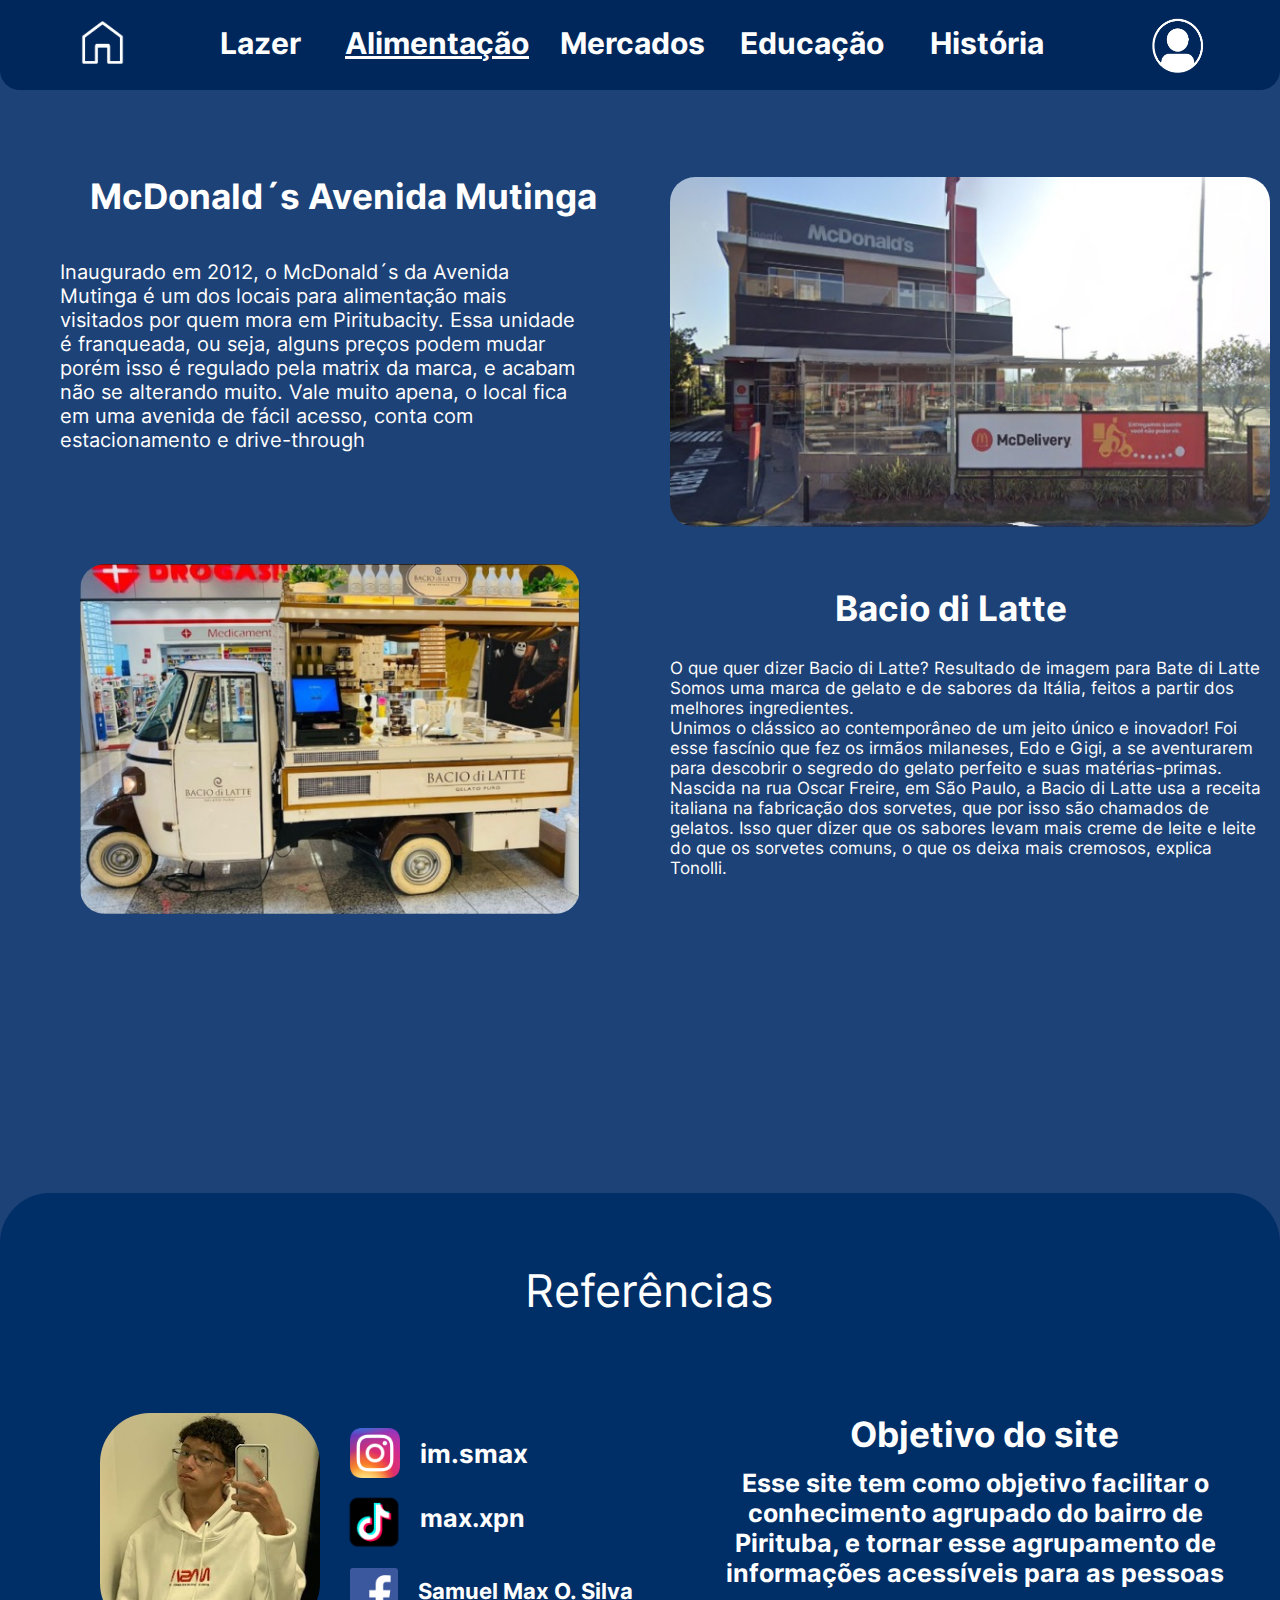
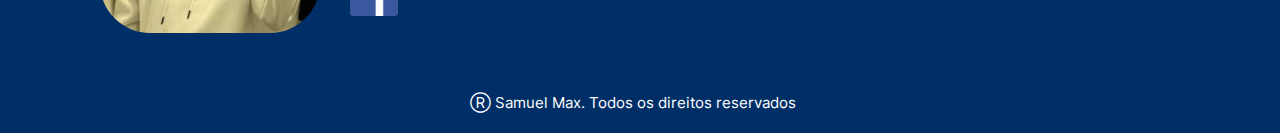
<file: Site de Pirituba/alimentação.html>
<!DOCTYPE html>
<html lang="en">
<head>
    <meta charset="UTF-8">
    <meta http-equiv="X-UA-Compatible" content="IE=edge">
    <meta name="viewport" content="width=device-width, initial-scale=1.0">
    <link rel="stylesheet" href="alimentação.css">
    <link rel="icon" href="image-removebg-preview.png">
</head>
<body style="background-color: rgb(28, 66, 119)";>
    <header>
        <div class="formas" id="cabeçario">
            <div id="cobrir"></div>
            <a href="Página Inical.html">
                <img src="home-icon.png" id="home-icon">
            </a>

            <a href="index.html">
                <img src="profile-icon.png" id="profile-icon">
            </a>
            <a href="lazer.html">
                <p class="text" id="flazer">Lazer</p>
            </a>            
            
            <p class="text" id="falimentação">Alimentação</p>
            
            <a href="mercados.html">
                <p class="text" id="fmercados">Mercados</p>
                </a>
                <a href="educação.html">
                 <p class="text" id="feducação">Educação</p>
                  </a>
                 <a href="história.html">
                 <p class="text" id="fhistória">História</p>
             </a>
        </div>
          
    </header>
    <p id="t-mcdonalds">McDonald´s Avenida Mutinga</p>
    <div>
        <img src="mcdonald´s.jpeg" id="i-tiete">
            <img src="lupe-icon.png" id="lupe-icon">
        </a>
    <p id="txt-mcdonalds">Inaugurado em 2012, o McDonald´s da Avenida Mutinga é um dos locais para alimentação mais visitados por quem mora em Piritubacity. Essa unidade é franqueada, ou seja, alguns preços podem mudar porém isso é regulado pela matrix da marca, e acabam não se alterando muito.
        Vale muito apena, o local fica em uma avenida de fácil acesso, conta com estacionamento e drive-through</p>
    </div>
    <p id="t-bacio">Bacio di Latte</p>
    <img src="bacio di latte.jpeg" id="i-bacio">
        <a href="">

        </a>
    <p id="txt-bacio">O que quer dizer Bacio di Latte?
        Resultado de imagem para Bate di Latte
        Somos uma marca de gelato e de sabores da Itália, feitos a partir dos melhores ingredientes. <br> Unimos o clássico ao contemporâneo de um jeito único e inovador! Foi esse fascínio que fez os irmãos milaneses, Edo e Gigi, a se aventurarem para descobrir o segredo do gelato perfeito e suas matérias-primas.<br>
        Nascida na rua Oscar Freire, em São Paulo, a Bacio di Latte usa a receita italiana na fabricação dos sorvetes, que por isso são chamados de gelatos. Isso quer dizer que os sabores levam mais creme de leite e leite do que os sorvetes comuns, o que os deixa mais cremosos, explica Tonolli.</p>
<div id="roda-pe">
    <div>
        <p id="referências">Referências</p>
    <p id="obj">Objetivo do site</p>
    <p id="objj">Esse site tem como objetivo facilitar o 
        conhecimento agrupado do bairro de Pirituba, e tornar esse agrupamento de informações acessíveis para as pessoas</p>
    </div>
    <p id="direitos">Ⓡ Samuel Max. Todos os direitos reservados</p>
    <img src="creator-photo.jpeg" id="creator">
    <a href="https://www.facebook.com/profile.php?id=100023299001309">
        <p id="txt-face">Samuel Max O. Silva</p>
        <img src="facebook-icon.png" id="face-icon">
    </a>
    <a href="https://www.tiktok.com/@max.xpn">
        <p id="txt-tiktok">max.xpn</p>
        <img src="tiktok-icon.png" id="tiktok-icon">
    </a>
    <a href="https://www.instagram.com/im.smax/">
        <div>
            <p id="txt-instagram">im.smax</p>
            <img src="instagram-icon.webp" id="instagram-icon">    
        </div>
    </a>
</body>
</html>
</file>
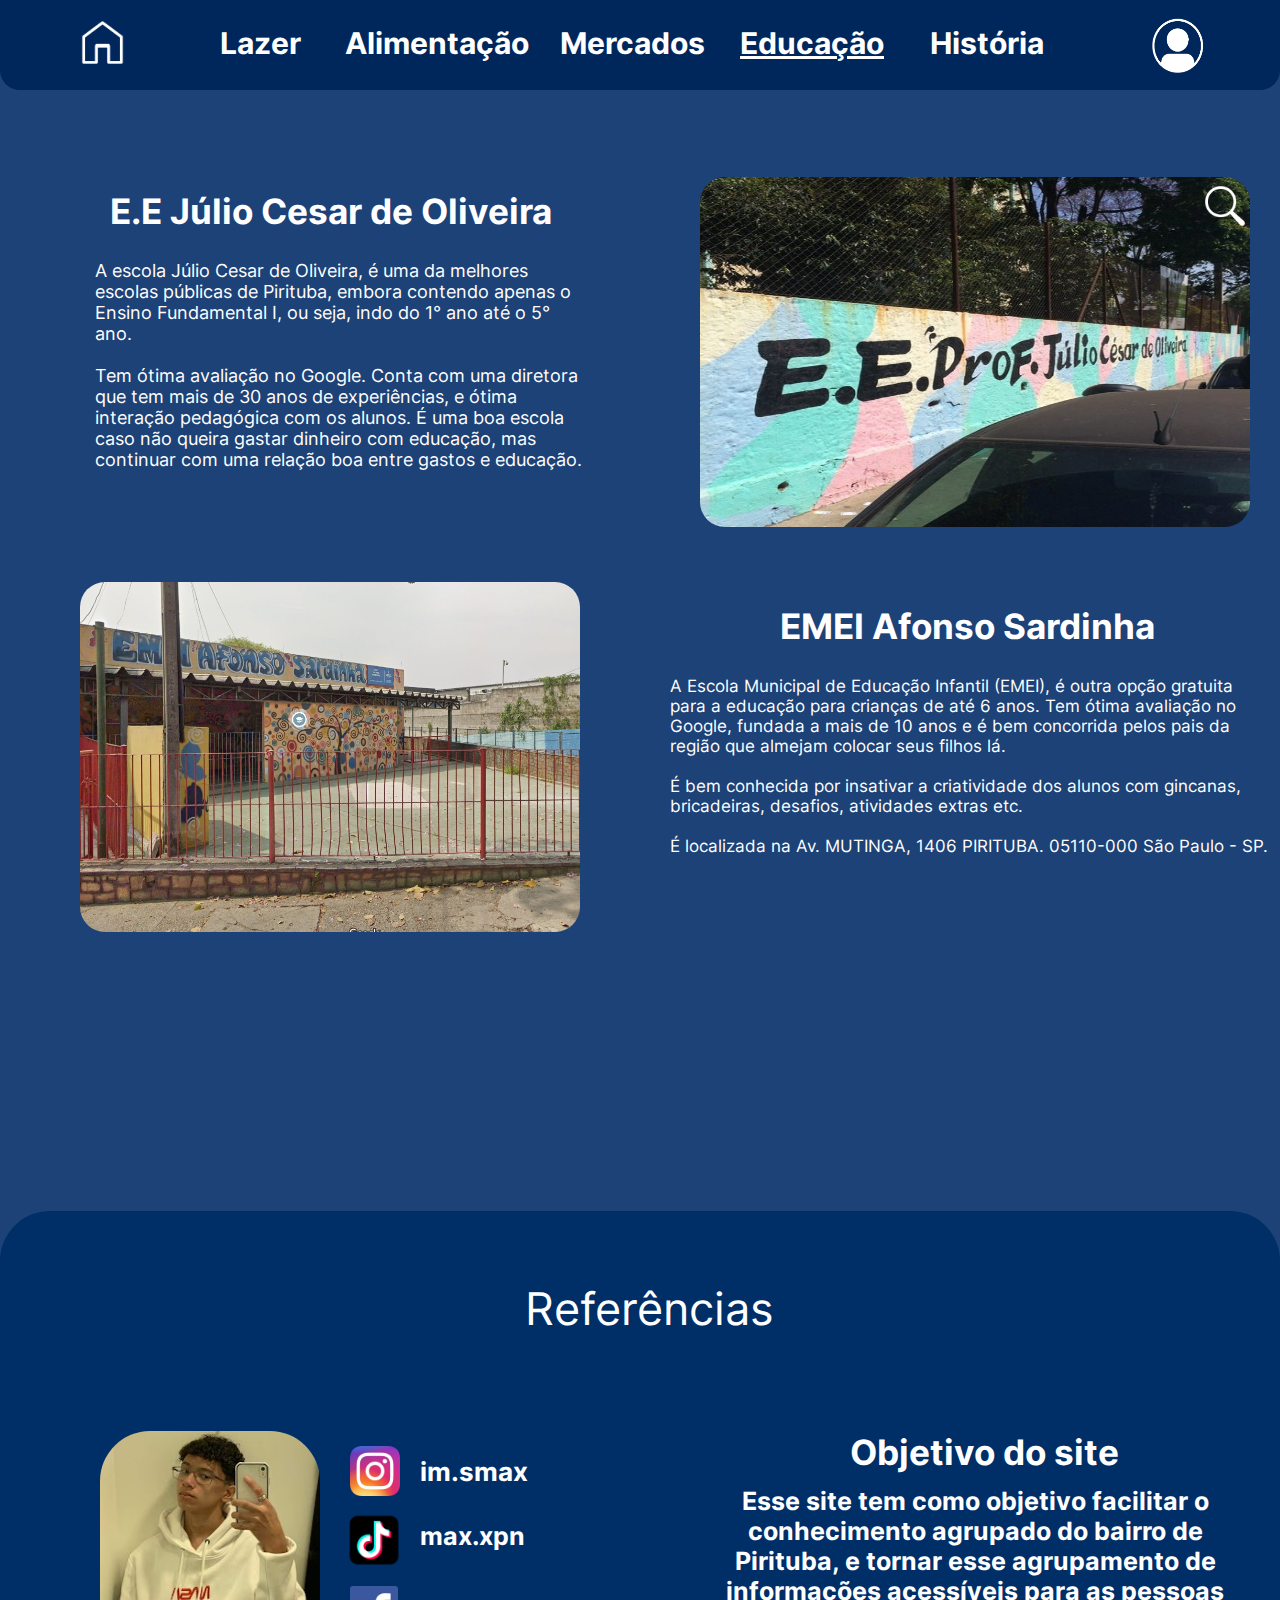
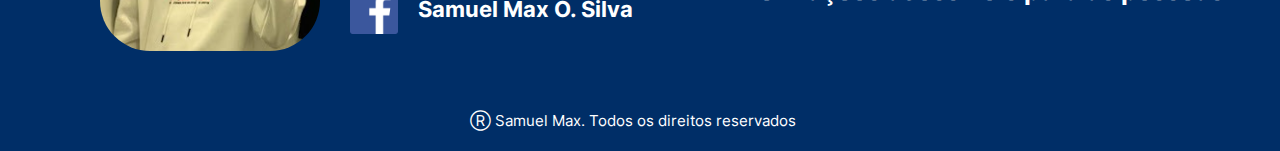
<file: Site de Pirituba/educação.html>
<!DOCTYPE html>
<html lang="en">
<head>
    <meta charset="UTF-8">
    <meta http-equiv="X-UA-Compatible" content="IE=edge">
    <meta name="viewport" content="width=device-width, initial-scale=1.0">
    <link rel="stylesheet" href="educação.css">
    <link rel="icon" href="image-removebg-preview.png">
</head>
<body style="background-color: rgb(28, 66, 119)";>
    <header>
        <div class="formas" id="cabeçario">
            <div id="cobrir"></div>
            <a href="Página Inical.html">
                <img src="home-icon.png" id="home-icon">
            </a>

            <a href="index.html">
                <img src="profile-icon.png" id="profile-icon">
            </a>
            <a href="lazer.html">
                <p class="text" id="flazer">Lazer</p>
            </a>            
            <a href="alimentação.html">
                <p class="text" id="falimentação">Alimentação</p>
            </a>
            <a href="mercados.html">
                <p class="text" id="fmercados">Mercados</p>
            </a>

                
                 <p class="text" id="feducação">Educação</p>
                
                 <a href="história.html">
                 <p class="text" id="fhistória">História</p>
             </a>
        </div>
          
    </header>
    <p id="t-julio">E.E Júlio Cesar de Oliveira</p>
    <div>
        <img src="julio-cesar.jpeg" id="i-julio">
            <img src="lupe-icon.png" id="lupe-icon">
        </a>
    <p id="txt-julio">A escola Júlio Cesar de Oliveira, é uma da melhores escolas públicas de Pirituba, embora contendo apenas o Ensino Fundamental I, ou seja, indo do 1° ano até o 5° ano. <br><br>Tem ótima avaliação no Google. Conta com uma diretora que tem mais de 30 anos de experiências, e ótima interação pedagógica com os alunos. É uma boa escola caso não queira gastar dinheiro com educação, mas continuar com uma relação boa entre gastos e educação.</p>
    </div>
    <p id="t-emei">EMEI Afonso Sardinha</p>
    <img src="emei-afonso.jpeg" id="i-emei">
        <a href="">

        </a>
    <p id="txt-emei">A Escola Municipal de Educação Infantil (EMEI), é outra opção gratuita para a educação para crianças de até 6 anos. Tem ótima avaliação no Google, fundada a mais de 10 anos e é bem concorrida pelos pais da região que almejam colocar seus filhos lá. <br><br>

        É bem conhecida por insativar a criatividade dos alunos com gincanas, bricadeiras, desafios, atividades extras etc.<br><br>
        
        É localizada na Av. MUTINGA, 1406 PIRITUBA. 05110-000 São Paulo - SP.
        
        </p>
<div id="roda-pe">
    <div>
        <p id="referências">Referências</p>
    <p id="obj">Objetivo do site</p>
    <p id="objj">Esse site tem como objetivo facilitar o 
        conhecimento agrupado do bairro de Pirituba, e tornar esse agrupamento de informações acessíveis para as pessoas</p>
    </div>
    <p id="direitos">Ⓡ Samuel Max. Todos os direitos reservados</p>
    <img src="creator-photo.jpeg" id="creator">
    <a href="https://www.facebook.com/profile.php?id=100023299001309">
        <p id="txt-face">Samuel Max O. Silva</p>
        <img src="facebook-icon.png" id="face-icon">
    </a>
    <a href="https://www.tiktok.com/@max.xpn">
        <p id="txt-tiktok">max.xpn</p>
        <img src="tiktok-icon.png" id="tiktok-icon">
    </a>
    <a href="https://www.instagram.com/im.smax/">
        <div>
            <p id="txt-instagram">im.smax</p>
            <img src="instagram-icon.webp" id="instagram-icon">    
        </div>
    </a>
</body>
</html>
</file>
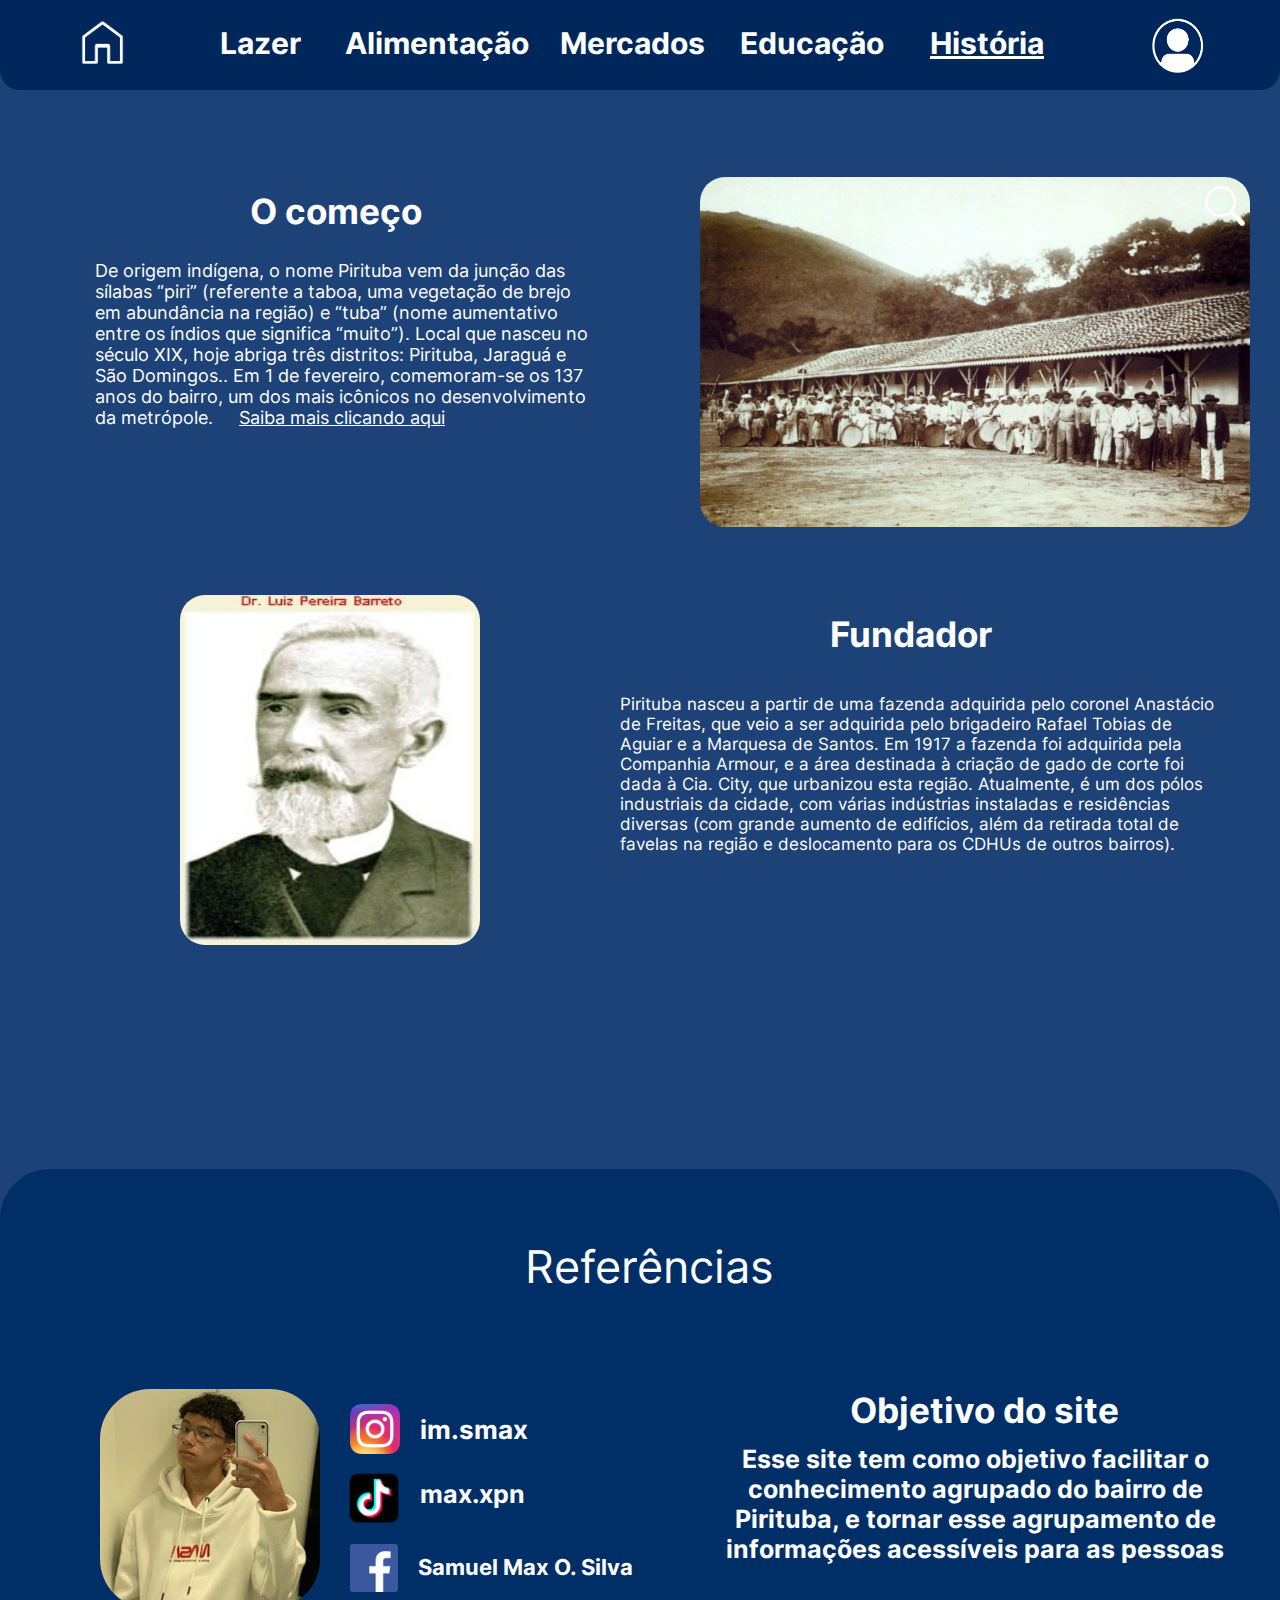
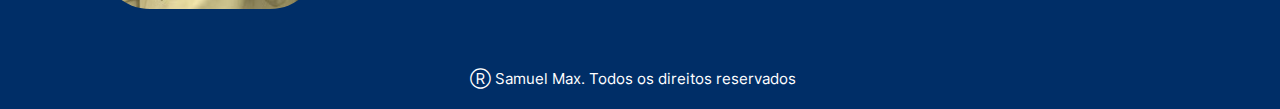
<file: Site de Pirituba/história.html>
<!DOCTYPE html>
<html lang="en">
<head>
    <meta charset="UTF-8">
    <meta http-equiv="X-UA-Compatible" content="IE=edge">
    <meta name="viewport" content="width=device-width, initial-scale=1.0">
    <link rel="stylesheet" href="história.css">
    <link rel="icon" href="image-removebg-preview.png">
</head>
<body style="background-color: rgb(28, 66, 119)";>
    <header>
        <div class="formas" id="cabeçario">
            <div id="cobrir"></div>
            <a href="Página Inical.html">
                <img src="home-icon.png" id="home-icon">
            </a>

            <a href="index.html">
                <img src="profile-icon.png" id="profile-icon">
            </a>
            <a href="lazer.html">
                <p class="text" id="flazer">Lazer</p>
            </a>            
            <a href="alimentação.html">
                <p class="text" id="falimentação">Alimentação</p>
            </a>
            <a href="mercados.html">
                <p class="text" id="fmercados">Mercados</p>
            </a>
            <a href="educação.html">
                <p class="text" id="feducação">Educação</p>
            </a>    
            <p class="text" id="fhistória">História</p>
        </div>
          
    </header>
    <p id="t-pirituba">O começo</p>
    <div>
        <img src="old-pirituba.jpeg" id="i-old-pirituba">
            <img src="lupe-icon.png" id="lupe-icon">
        </a>
    <p id="txt-pirituba">De origem indígena, o nome Pirituba vem da junção das sílabas “piri” (referente a taboa, uma vegetação de brejo em abundância na região) e “tuba” (nome aumentativo entre os índios que significa “muito”). Local que nasceu no século XIX, hoje abriga três distritos: Pirituba, Jaraguá e São Domingos.. Em 1 de fevereiro, comemoram-se os 137 anos do bairro, um dos mais icônicos no desenvolvimento da metrópole. <a href="https://www.jornalspnorte.com.br/pirituba-em-festa-132-anos-de-historia/" id="saiba">Saiba mais clicando aqui</a></p>
    </div>
    <p id="t-afonso">Fundador</p>
    <img src="Anastácio de Freitas.jpeg" id="i-afonso">
        <a href="">

        </a>
    <p id="txt-afonso">Pirituba nasceu a partir de uma fazenda adquirida pelo coronel Anastácio de Freitas, que veio a ser adquirida pelo brigadeiro Rafael Tobias de Aguiar e a Marquesa de Santos. Em 1917 a fazenda foi adquirida pela Companhia Armour, e a área destinada à criação de gado de corte foi dada à Cia. City, que urbanizou esta região. Atualmente, é um dos pólos industriais da cidade, com várias indústrias instaladas e residências diversas (com grande aumento de edifícios, além da retirada total de favelas na região e deslocamento para os CDHUs de outros bairros).</p>
<div id="roda-pe">
    <div>
        <p id="referências">Referências</p>
    <p id="obj">Objetivo do site</p>
    <p id="objj">Esse site tem como objetivo facilitar o 
        conhecimento agrupado do bairro de Pirituba, e tornar esse agrupamento de informações acessíveis para as pessoas</p>
    </div>
    <p id="direitos">Ⓡ Samuel Max. Todos os direitos reservados</p>
    <img src="creator-photo.jpeg" id="creator">
    <a href="https://www.facebook.com/profile.php?id=100023299001309">
        <p id="txt-face">Samuel Max O. Silva</p>
        <img src="facebook-icon.png" id="face-icon">
    </a>
    <a href="https://www.tiktok.com/@max.xpn">
        <p id="txt-tiktok">max.xpn</p>
        <img src="tiktok-icon.png" id="tiktok-icon">
    </a>
    <a href="https://www.instagram.com/im.smax/">
        <div>
            <p id="txt-instagram">im.smax</p>
            <img src="instagram-icon.webp" id="instagram-icon">    
        </div>
    </a>
</body>
</html>
</file>
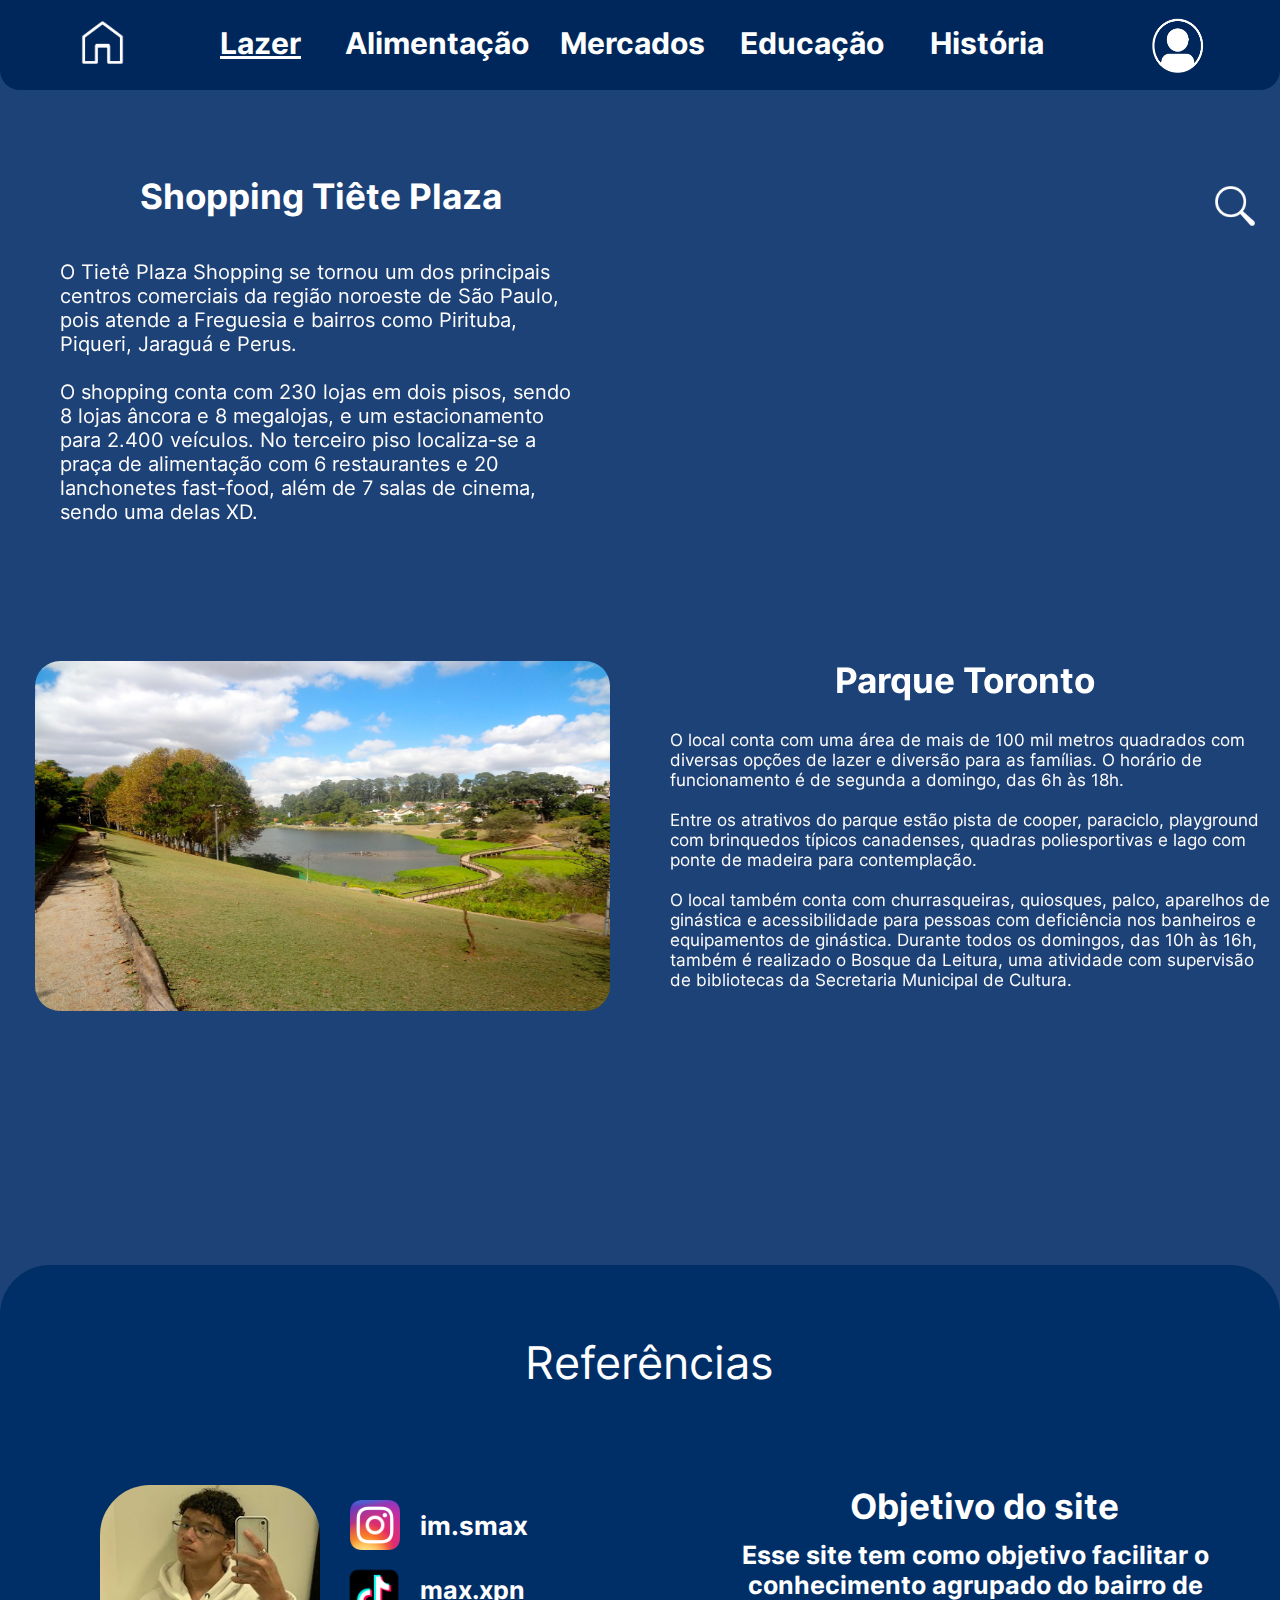
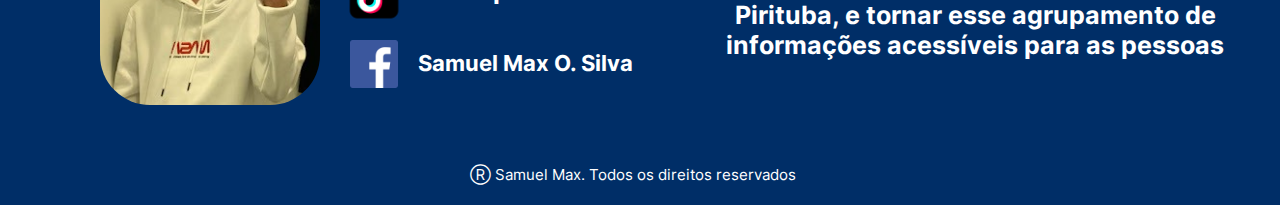
<file: Site de Pirituba/lazer.html>
<!DOCTYPE html>
<html lang="en">
<head>
    <meta charset="UTF-8">
    <meta http-equiv="X-UA-Compatible" content="IE=edge">
    <meta name="viewport" content="width=device-width, initial-scale=1.0">
    <link rel="stylesheet" href="lazer.css">
    <link rel="icon" href="image-removebg-preview.png">
</head>
<body style="background-color: rgb(28, 66, 119)";>
    <header>
        <div class="formas" id="cabeçario">
            <div id="cobrir"></div>
            <a href="Página Inical.html">
                <img src="home-icon.png" id="home-icon">
            </a>

            <a href="index.html">
                <img src="profile-icon.png" id="profile-icon">
            </a>
            
            <p class="text" id="flazer">Lazer</p>
            
            <a href="alimentação.html">
                <p class="text" id="falimentação">Alimentação</p>
            </a>
            <a href="mercados.html">
                <p class="text" id="fmercados">Mercados</p>
                </a>
                <a href="educação.html">
                 <p class="text" id="feducação">Educação</p>
                  </a>
                 <a href="história.html">
                 <p class="text" id="fhistória">História</p>
             </a>
        </div>
          
    </header>
    <p id="t-tiete">Shopping Tiête Plaza</p>
    <div>
        <iframe id="i-tiete" width="560" height="315" src="https://www.youtube.com/embed/fCeNNSjmshc" title="YouTube video player" frameborder="0" allow="accelerometer; autoplay; clipboard-write; encrypted-media; gyroscope; picture-in-picture" allowfullscreen></iframe>
        <a href="https://www.google.com.br/maps/place/Tiet%C3%AA+Plaza+Shopping/@-23.5063328,-46.7208195,17z/data=!4m5!3m4!1s0x94cefbbafbce37cb:0x6dccb90b7d41b24c!8m2!3d-23.5065372!4d-46.7184784">
            <img src="lupe-icon.png" id="lupe-icon">
        </a>
    <p id="txt-tiete">O Tietê Plaza Shopping se tornou um dos principais centros comerciais da região noroeste de São Paulo, pois atende a Freguesia e bairros como Pirituba, Piqueri, Jaraguá e Perus. <br> <br> O shopping conta com 230 lojas em dois pisos, sendo 8 lojas âncora e 8 megalojas, e um estacionamento para  2.400 veículos. No terceiro piso localiza-se a praça de alimentação com 6 restaurantes e 20 lanchonetes fast-food, além de  7 salas de cinema, sendo uma delas XD.</p>
    </div>
    <p id="t-toronto">Parque Toronto</p>
    <img src="toronto-img.jpg" id="i-toronto">
        <a href="">

        </a>
    <p id="txt-toronto"> O local conta com uma área de mais de 100 mil metros quadrados com diversas opções de lazer e diversão para as famílias. O horário de funcionamento é de segunda a domingo, das 6h às 18h. <br> <br>

        Entre os atrativos do parque estão pista de cooper, paraciclo, playground com brinquedos típicos canadenses, quadras poliesportivas e lago com ponte de madeira para contemplação. <br><br>
        
        O local também conta com churrasqueiras, quiosques, palco, aparelhos de ginástica e acessibilidade para pessoas com deficiência nos banheiros e equipamentos de ginástica. Durante todos os domingos, das 10h às 16h, também é realizado o Bosque da Leitura, uma atividade com supervisão de bibliotecas da Secretaria Municipal de Cultura. </p>
<div id="roda-pe">
    <div>
        <p id="referências">Referências</p>
    <p id="obj">Objetivo do site</p>
    <p id="objj">Esse site tem como objetivo facilitar o 
        conhecimento agrupado do bairro de Pirituba, e tornar esse agrupamento de informações acessíveis para as pessoas</p>
    </div>
    <p id="direitos">Ⓡ Samuel Max. Todos os direitos reservados</p>
    <img src="creator-photo.jpeg" id="creator">
    <a href="https://www.facebook.com/profile.php?id=100023299001309">
        <p id="txt-face">Samuel Max O. Silva</p>
        <img src="facebook-icon.png" id="face-icon">
    </a>
    <a href="https://www.tiktok.com/@max.xpn">
        <p id="txt-tiktok">max.xpn</p>
        <img src="tiktok-icon.png" id="tiktok-icon">
    </a>
    <a href="https://www.instagram.com/im.smax/">
        <div>
            <p id="txt-instagram">im.smax</p>
            <img src="instagram-icon.webp" id="instagram-icon">    
        </div>
    </a>
</body>
</html>
</file>
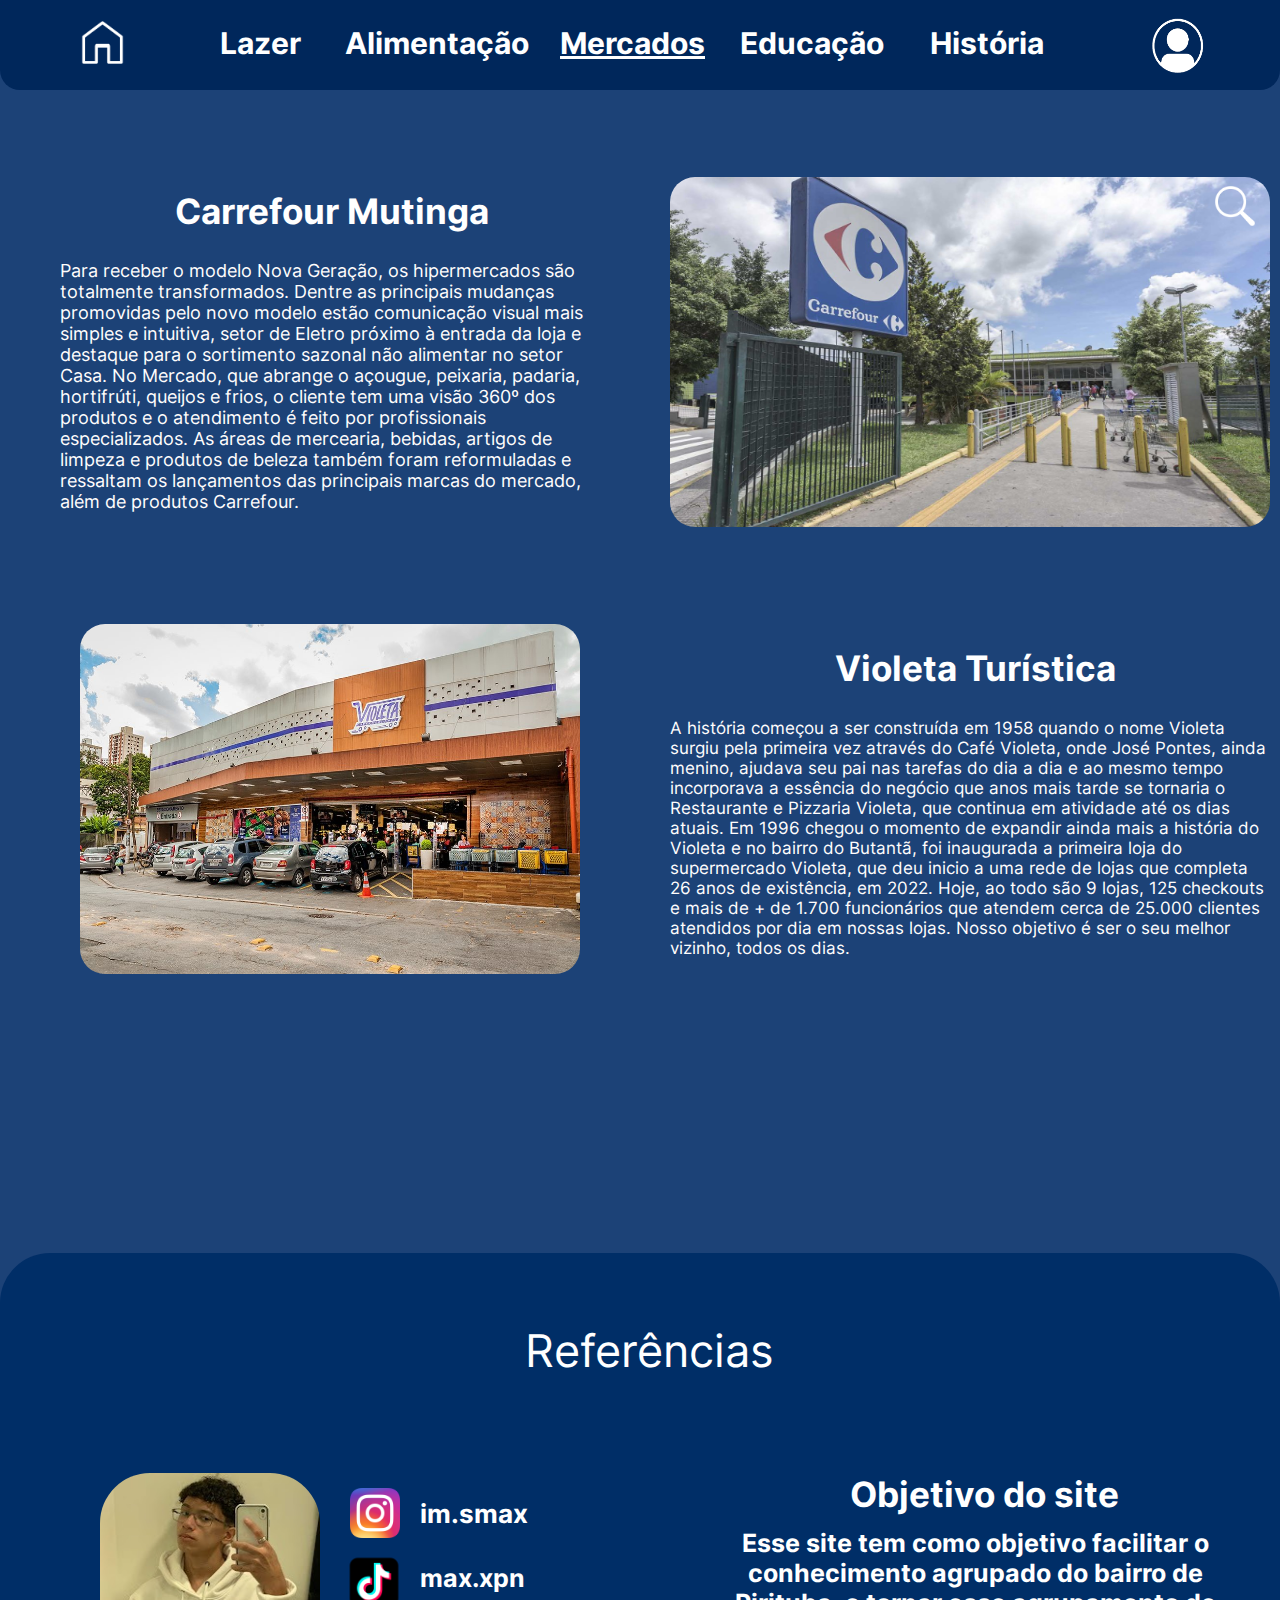
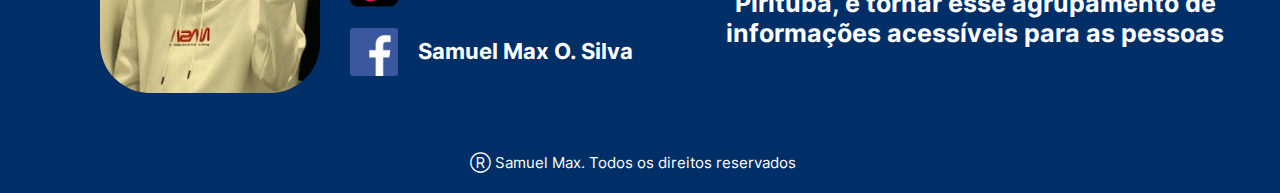
<file: Site de Pirituba/mercados.html>
<!DOCTYPE html>
<html lang="en">
<head>
    <meta charset="UTF-8">
    <meta http-equiv="X-UA-Compatible" content="IE=edge">
    <meta name="viewport" content="width=device-width, initial-scale=1.0">
    <link rel="stylesheet" href="mercados.css">
    <link rel="icon" href="image-removebg-preview.png">
</head>
<body style="background-color: rgb(28, 66, 119)";>
    <header>
        <div class="formas" id="cabeçario">
            <div id="cobrir"></div>
            <a href="Página Inical.html">
                <img src="home-icon.png" id="home-icon">
            </a>

            <a href="index.html">
                <img src="profile-icon.png" id="profile-icon">
            </a>
            <a href="lazer.html">
                <p class="text" id="flazer">Lazer</p>
            </a>            
            <a href="alimentação.html">
                <p class="text" id="falimentação">Alimentação</p>
            </a>
            
                <p class="text" id="fmercados">Mercados</p>

                <a href="educação.html">
                 <p class="text" id="feducação">Educação</p>
                  </a>
                 <a href="história.html">
                 <p class="text" id="fhistória">História</p>
             </a>
        </div>
          
    </header>
    <p id="t-carrefour">Carrefour Mutinga</p>
    <div>
        <img src="carrefour-mutinga.jpeg" id="i-carrefour">
            <img src="lupe-icon.png" id="lupe-icon">
        </a>
    <p id="txt-carrefour">Para receber o modelo Nova Geração, os hipermercados são totalmente transformados. Dentre as principais mudanças promovidas pelo novo modelo estão comunicação visual mais simples e intuitiva, setor de Eletro próximo à entrada da loja e destaque para o sortimento sazonal não alimentar no setor Casa. No Mercado, que abrange o açougue, peixaria, padaria, hortifrúti, queijos e frios, o cliente tem uma visão 360º dos produtos e o atendimento é feito por profissionais especializados. As áreas de mercearia, bebidas, artigos de limpeza e produtos de beleza também foram reformuladas e ressaltam os lançamentos das principais marcas do mercado, além de produtos Carrefour.</p>
    </div>
    <p id="t-violeta">Violeta Turística</p>
    <img src="violeta-turistica.jpeg" id="i-violeta">
        <a href="">

        </a>
    <p id="txt-violeta">A história começou a ser construída em 1958 quando o nome Violeta surgiu pela primeira vez através do Café Violeta, onde José Pontes, ainda menino, ajudava seu pai nas tarefas do dia a dia e ao mesmo tempo incorporava a essência do negócio que anos mais tarde se tornaria o Restaurante e Pizzaria Violeta, que continua em atividade até os dias atuais.

        Em 1996 chegou o momento de expandir ainda mais a história do Violeta e no bairro do Butantã, foi inaugurada a primeira loja do supermercado Violeta, que deu inicio a uma rede de lojas que completa 26 anos de existência, em 2022.
        
        Hoje, ao todo são 9 lojas, 125 checkouts e mais de + de 1.700 funcionários que atendem cerca de 25.000 clientes atendidos por dia em nossas lojas.
        
        Nosso objetivo é ser o seu melhor vizinho, todos os dias. </p>
<div id="roda-pe">
    <div>
        <p id="referências">Referências</p>
    <p id="obj">Objetivo do site</p>
    <p id="objj">Esse site tem como objetivo facilitar o 
        conhecimento agrupado do bairro de Pirituba, e tornar esse agrupamento de informações acessíveis para as pessoas</p>
    </div>
    <p id="direitos">Ⓡ Samuel Max. Todos os direitos reservados</p>
    <img src="creator-photo.jpeg" id="creator">
    <a href="https://www.facebook.com/profile.php?id=100023299001309">
        <p id="txt-face">Samuel Max O. Silva</p>
        <img src="facebook-icon.png" id="face-icon">
    </a>
    <a href="https://www.tiktok.com/@max.xpn">
        <p id="txt-tiktok">max.xpn</p>
        <img src="tiktok-icon.png" id="tiktok-icon">
    </a>
    <a href="https://www.instagram.com/im.smax/">
        <div>
            <p id="txt-instagram">im.smax</p>
            <img src="instagram-icon.webp" id="instagram-icon">    
        </div>
    </a>
</body>
</html>
</file>
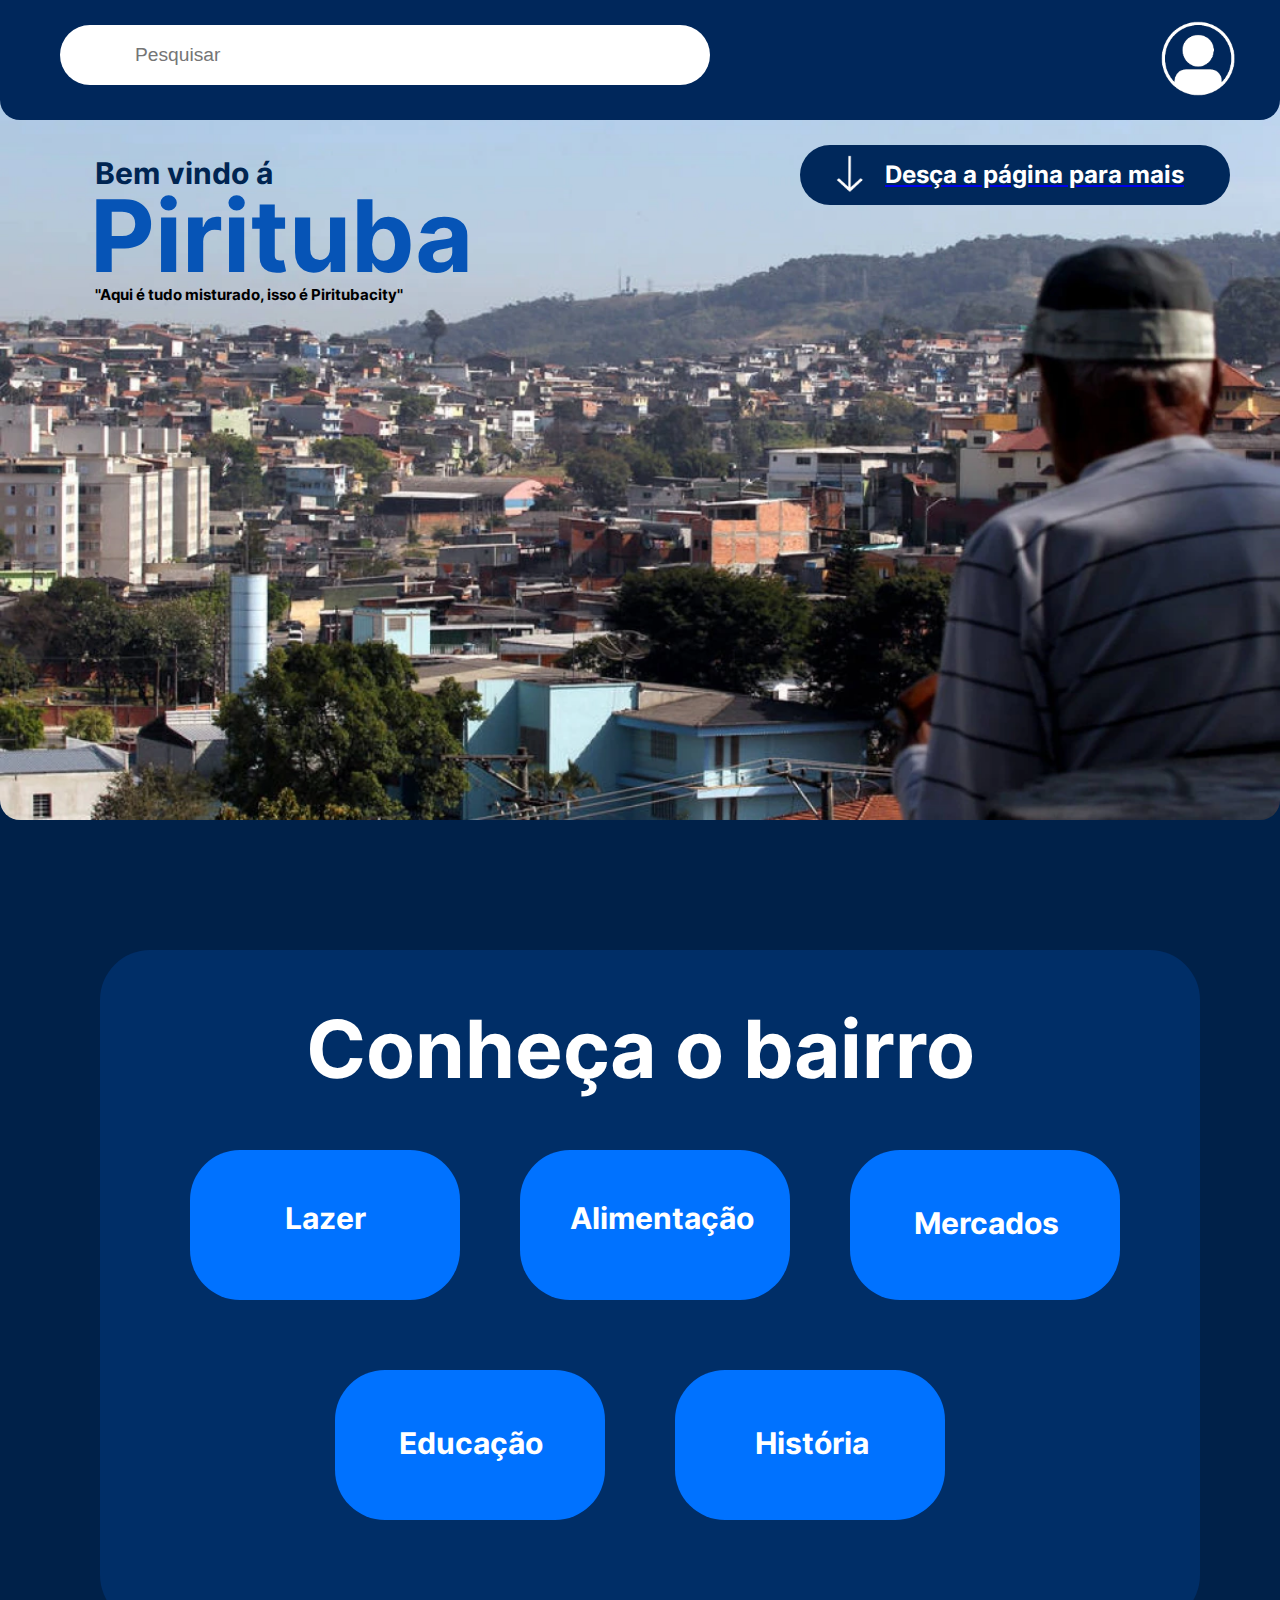
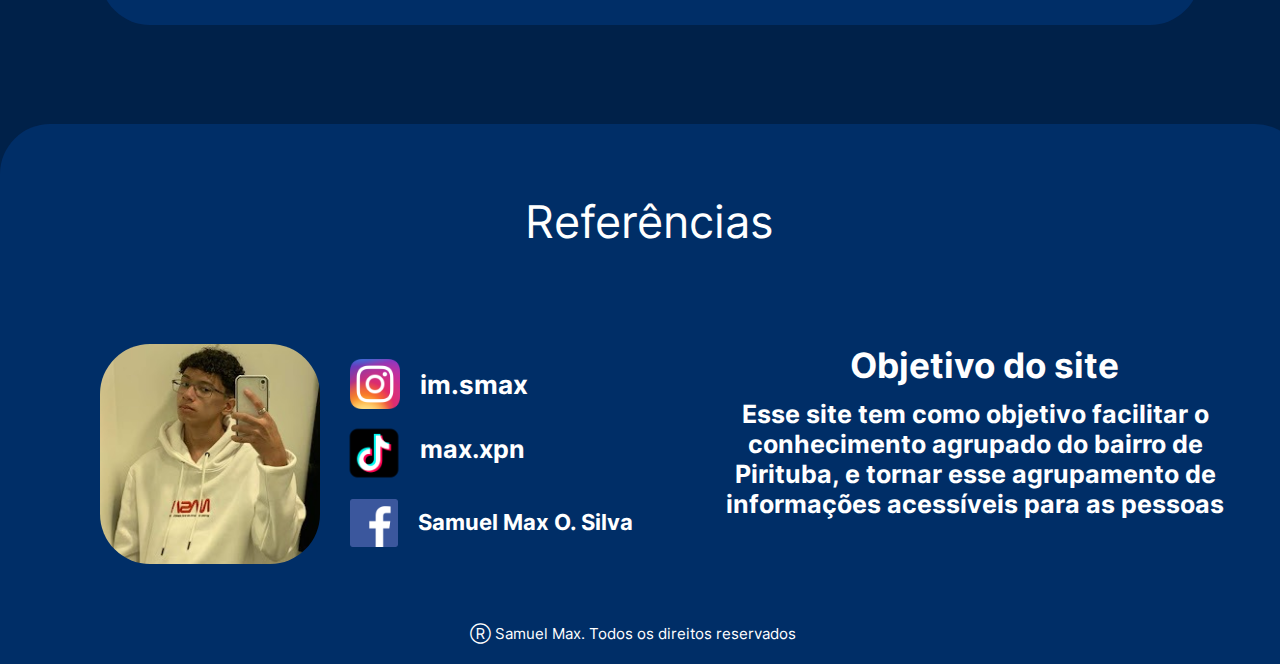
<file: Site de Pirituba/Página Inical.html>
<!DOCTYPE html>
<html lang="en">
<head>
    <meta charset="UTF-8">
    <meta http-equiv="X-UA-Compatible" content="IE=edge">
    <meta name="viewport" content="width=device-width, initial-scale=1.0">
    <link rel="stylesheet" href="Página Inicial.css">
    <link rel="icon" href="image-removebg-preview.png">
</head>
<body style="background-color: rgb(0, 33, 73)";>
    <header>
        <div class="formas" id="cabeçario">
            <a href="index.html">
                <img src="profile-icon.png" alt="foto de perfil" id="perfil">
                <p class="text" id="fperfil"></p>
            </a>
        </div>
        <div class="pesquisa">
            <input type="search" class="barra-pesquisa" placeholder="Pesquisar" >
        </div>
    </header>
    <div id="orga">
        <p class="text" id="cityy"> ''Aqui é tudo misturado, isso é Piritubacity''</p>
        <p class="text" id="welcome"> Bem vindo á</p>
        <p class="text" id="Pirituba"> Pirituba</p>
    </div>
    <img src="fundo.webp" width="100%" alt="background" id="fundo">
    <div class="formas" id="desça">
        <img src="arrow-icon.png" width="" id="godown">
        <a href="#base">
            <p class="text" id="desçaa">Desça a página para mais </p>
        </a>
    </div>
</div>
<div id="base"></div>
<div class="campo" id="campo">
    <a href="lazer.html">
        <div id="blazer">
            <p class="text" id="txt-lazer">Lazer</p>
        </div>
    </a>
    <a href="alimentação.html">
        <div id="balimentação">
            <p class="text" id="txt-alimentação">Alimentação</p>
        </div>
    </a>
    <a href="mercados.html">
        <div id="bmercados">
            <p class="text" id="txt-mercados">Mercados</p>
        </div>
    </a>
    <a href="educação.html">
        <div id="beducação">
            <p class="text" id="txt-educação">Educação</p>
        </div>
    </a>
    <a href="história.html">
        <div id="bhistória">
            <p class="text" id="txt-história">História</p>
        </div>
    </a>
    <p class="text" id="conheça"> Conheça o bairro</p>
</div>
    <div class="lazer" id="mercados"></div>
    <div class="food" id="f-alimentação">
</div>
<div id="roda-pe">
    <div>
        <p id="referências">Referências</p>
    <p id="obj">Objetivo do site</p>
    <p id="objj">Esse site tem como objetivo facilitar o 
        conhecimento agrupado do bairro de Pirituba, e tornar esse agrupamento de informações acessíveis para as pessoas</p>
    </div>
    <p id="direitos">Ⓡ Samuel Max. Todos os direitos reservados</p>
    <img src="creator-photo.jpeg" id="creator">
    <a href="https://www.facebook.com/profile.php?id=100023299001309">
        <p id="txt-face">Samuel Max O. Silva</p>
        <img src="facebook-icon.png" id="face-icon">
    </a>
    <a href="https://www.tiktok.com/@max.xpn">
        <p id="txt-tiktok">max.xpn</p>
        <img src="tiktok-icon.png" id="tiktok-icon">
    </a>
    <a href="https://www.instagram.com/im.smax/">
        <div>
            <p id="txt-instagram">im.smax</p>
            <img src="instagram-icon.webp" id="instagram-icon">    
        </div>
    </a>
</div>
</body>
</html>
</file>
<file: Site de Pirituba/login.css>
body {
    width: 100%;
    height: 800px;
}

*{
    padding: 0;
    margin: 0;
}

@font-face {
    font-family: inter;
    src: url(Inter-VariableFont_slnt\,wght.ttf);
}

@font-face {
    font-family: league;
    src: url(League_Spartan/);
}

#freepik_stories-tablet-login {
    position: absolute;
    height: 500px;
    width: 500px;
    margin-left: 720px;
    top: 100px;
}

#campo-info {
    position: relative;
    background-color: rgb(0, 46, 103);
    height: 500px;
    width: 550px;
    top: 100px;
    left: 100px;
    border-radius: 40px;
}

#llogin {
    color: white;
    position: absolute;
    left: 145px;
    top: 70px;
    font-size: 40px;
    font-family: inter;
    font-weight: 700;
}

#aemail {
    background-color: white;
    outline: none;
    border: 10px;
    padding-left: 30px;
    padding-right: 60px;
    width: 300px;
    height: 70px;
    border-radius: 50px;
    font-size: 20px;
    margin-top: 150px;
    margin-left: 75px;
}

#spasss {
    background-color: white;
    outline: none;
    border: 10px;
    padding-left: 30px;
    padding-right: 65px;
    width: 300px;
    height: 70px;
    border-radius: 50px;
    font-size: 20px;
    margin-top: 20px;
    margin-left: 75px;
}


#conclude {
    background-color: rgb(89, 110, 228);
    outline: none;
    border: 10px;
    width: 390px;
    height: 70px;
    border-radius: 50px;
    font-size: 20px;
    top: 350px;
    left: 75px;
    position: absolute;
    color: white;
}
#conclude:hover {
    background-color: rgb(110, 130, 245);
}

#colu {
    color: white;
    font-size: x-large;
    padding-left: 135px;
    padding-top: 20px;
    font-family: inter;
    position: relative;
}

#no-login {
    color: white;
    font-family: inter;
    left: 185px;
    top: 120px;
    position: relative;
}

#roda-pe {
    top: 400px;
    width: 100%;
    height: 540px;
    position: relative;
    background-color: rgb(0, 46, 103);
    border-top-left-radius: 50px;
    border-top-right-radius: 50px;
}

#referências {
    font-family: inter;
    font-size: 45px;
    position: absolute;
    left: 525px;
    top: 70px;
    color: white;
}

#instagram-icon {
    width: 50px;
    height: 50px;
    position: absolute;
    top: 235px;
    left: 350px;
}

#txt-instagram {
    font-size: 26px;
    font-family: inter;
    color: rgb(255, 255, 255);
    font-weight: bold;
    position:absolute;
    left: 420px;
    top: 245px;
}#txt-instagram:hover {
    text-decoration: underline;
}

#tiktok-icon {
    width: 58px;
    height: 58px;
    position: absolute;
    top: 300px;
    left: 345px;
}

#txt-tiktok {
    font-size: 25px;
    font-family: inter;
    color: rgb(255, 255, 255);
    font-weight: bold;
    position:absolute;
    left: 420px;
    top: 310px;
}
#txt-tiktok:hover {
    text-decoration: underline;
}

#face-icon {
    width: 48px;
    height: 48px;
    position: absolute;
    top: 375px;
    left: 350px;
}

#txt-face {
    font-size: 22px;
    font-family: inter;
    color: rgb(255, 255, 255);
    font-weight: bold;
    position:absolute;
    left: 418px;
    top: 385px;
}
#txt-face:hover {
    text-decoration: underline;
}

#obj {
    font-size: 35px;
    font-family: inter;
    color: rgb(255, 255, 255);
    font-weight: bold;
    position:absolute;
    left: 850px;
    top: 220px;
}

#objj {
    font-size: 25px;
    text-align: center;
    font-family: inter;
    color: rgb(255, 255, 255);
    font-weight: bold;
    position: relative;
    left: 700px;
    top: 275px;
    width: 550px;
}

#creator {
    margin-top: 100px;
    margin-left: 100px;
    width: 220px;
    height: 220px;
    border-radius: 50px;
}

#direitos {
    font-size: 15px;
    font-family: inter;
    color: rgb(255, 255, 255);
    position: absolute;
    left: 470px;
    top: 500px;
}
</file>
<file: Site de Pirituba/alimentação.css>
body {
    width: 100%;
    height: 1000px;
}

*{
    padding: 0;
    margin: 0;
}

@font-face {
    font-family: inter;
    src: url(Inter-VariableFont_slnt\,wght.ttf);
}

@font-face {
    font-family: league;
    src: url(League_Spartan/);
}

#cabeçario {
    width: 100%;
    height: 90px;
    border-bottom-right-radius: 20px;
    border-bottom-left-radius: 20px;
    background-color: rgb(0, 39, 91);
    position: fixed;
    top: 0px;
    z-index: 10;
}

#cobrir {
    background-color: rgb(0, 39, 91);
    height: 2px;
    width: 4px;
    left: 140px;
    position: absolute;
    margin-top: 80px;
    position: fixed;
}

#profile-icon{
    margin-left: 1000px;
    height: 70px;
    width: 70px;
}

#home-icon{
    height: 75px;
    width: 75px;
    margin-left: 65px;
    margin-top: 5px;
}

#flazer {
    color: white;
    position: absolute;
    left: 220px;
    top: 25px;
    font-size: 30px;
    font-family: inter;
    font-weight: 700;
}
#flazer:hover {
    text-decoration: underline;
}

#falimentação {
    color: white;
    position: absolute;
    left: 345px;
    top: 25px;
    font-size: 30px;
    font-family: inter;
    font-weight: 700;
    text-decoration: underline;
}

#fmercados {
    color: white;
    position: absolute;
    left: 560px;
    top: 25px;
    font-size: 30px;
    font-family: inter;
    font-weight: 700;
}
#fmercados:hover {
    text-decoration: underline;
}

#feducação {
    color: white;
    position: absolute;
    left: 740px;
    top: 25px;
    font-size: 30px;
    font-family: inter;
    font-weight: 700;
}
#feducação:hover {
    text-decoration: underline;
}


#fhistória {
    color: white;
    position: absolute;
    left: 930px;
    top: 25px;
    font-size: 30px;
    font-family: inter;
    font-weight: 700;
    z-index: 10;
}
#fhistória:hover {
    text-decoration: underline;
}


#t-mcdonalds {
    font-family: inter;
    font-size: 35px;
    font-weight: bold;
    position: relative;
    left: 90px;
    top: 175px;
    color: white;
    display: inline-block;
}

#i-tiete {
    border-radius: 25px;
    width: 600px;
    height: 350px;
    margin-top: 135px;
    margin-left: 670px;
}

#txt-mcdonalds {
    padding-right: 700px;
    padding-left: 60px;
    padding-bottom: 500px;
    font-family: inter;
    color: rgb(255, 253, 253);
    font-size: 20px;
    position: relative;
    top: -345px;
}

#lupe-icon {
    position: relative;
    margin-left: 1200px;
    top: -360px;
    height: 70px;
    width: 70px;
}

#i-bacio {
    position: relative;
    border-radius: 25px;
    width: 500px;
    height: 350px;
    top: -775px;
    margin-left: 80px;
}

#txt-bacio {
    padding-left: 670px;
    font-family: inter;
    color: rgb(255, 253, 253);
    font-size: 17px;
    position: relative;
    height: 400px;
    width: 600px;
    top: -1035px;
    position: relative;
}

#t-bacio {
    font-family: inter;
    font-size: 35px;
    font-weight: bold;
    position: relative;
    top: -710px;
    color: white;
    left: 835px;
    width: 400px;
}

#roda-pe {
    bottom: 900px;
    width: 100%;
    height: 540px;
    position: relative;
    background-color: rgb(0, 46, 103);
    border-top-left-radius: 50px;
    border-top-right-radius: 50px;
}

#referências {
    font-family: inter;
    font-size: 45px;
    position: absolute;
    left: 525px;
    top: 70px;
    color: white;
}

#instagram-icon {
    width: 50px;
    height: 50px;
    position: absolute;
    top: 235px;
    left: 350px;
}

#txt-instagram {
    font-size: 26px;
    font-family: inter;
    color: rgb(255, 255, 255);
    font-weight: bold;
    position:absolute;
    left: 420px;
    top: 245px;
}#txt-instagram:hover {
    text-decoration: underline;
}

#tiktok-icon {
    width: 58px;
    height: 58px;
    position: absolute;
    top: 300px;
    left: 345px;
}

#txt-tiktok {
    font-size: 25px;
    font-family: inter;
    color: rgb(255, 255, 255);
    font-weight: bold;
    position:absolute;
    left: 420px;
    top: 310px;
}
#txt-tiktok:hover {
    text-decoration: underline;
}

#face-icon {
    width: 48px;
    height: 48px;
    position: absolute;
    top: 375px;
    left: 350px;
}

#txt-face {
    font-size: 22px;
    font-family: inter;
    color: rgb(255, 255, 255);
    font-weight: bold;
    position:absolute;
    left: 418px;
    top: 385px;
}
#txt-face:hover {
    text-decoration: underline;
}

#obj {
    font-size: 35px;
    font-family: inter;
    color: rgb(255, 255, 255);
    font-weight: bold;
    position:absolute;
    left: 850px;
    top: 220px;
}

#objj {
    font-size: 25px;
    text-align: center;
    font-family: inter;
    color: rgb(255, 255, 255);
    font-weight: bold;
    position: relative;
    left: 700px;
    top: 275px;
    width: 550px;
}

#creator {
    margin-top: 100px;
    margin-left: 100px;
    width: 220px;
    height: 220px;
    border-radius: 50px;
}

#direitos {
    font-size: 15px;
    font-family: inter;
    color: rgb(255, 255, 255);
    position: absolute;
    left: 470px;
    top: 500px;
}
</file>
<file: Site de Pirituba/educação.css>
body {
    width: 100%;
    height: 1000px;
}

*{
    padding: 0;
    margin: 0;
}

@font-face {
    font-family: inter;
    src: url(Inter-VariableFont_slnt\,wght.ttf);
}

@font-face {
    font-family: league;
    src: url(League_Spartan/);
}

#cabeçario {
    width: 100%;
    height: 90px;
    border-bottom-right-radius: 20px;
    border-bottom-left-radius: 20px;
    background-color: rgb(0, 39, 91);
    position: fixed;
    top: 0px;
    z-index: 10;
}

#cobrir {
    background-color: rgb(0, 39, 91);
    height: 2px;
    width: 4px;
    left: 140px;
    position: absolute;
    margin-top: 80px;
    position: fixed;
}

#profile-icon{
    margin-left: 1000px;
    height: 70px;
    width: 70px;
}

#home-icon{
    height: 75px;
    width: 75px;
    margin-left: 65px;
    margin-top: 5px;
}

#flazer {
    color: white;
    position: absolute;
    left: 220px;
    top: 25px;
    font-size: 30px;
    font-family: inter;
    font-weight: 700;
}
#flazer:hover {
    text-decoration: underline;
}

#falimentação {
    color: white;
    position: absolute;
    left: 345px;
    top: 25px;
    font-size: 30px;
    font-family: inter;
    font-weight: 700;
}
#falimentação:hover {
    text-decoration: underline;
}

#fmercados {
    color: white;
    position: absolute;
    left: 560px;
    top: 25px;
    font-size: 30px;
    font-family: inter;
    font-weight: 700;
}
#fmercados:hover {
    text-decoration: underline;
}


#feducação {
    color: white;
    position: absolute;
    left: 740px;
    top: 25px;
    font-size: 30px;
    font-family: inter;
    font-weight: 700;
    text-decoration: underline;
}



#fhistória {
    color: white;
    position: absolute;
    left: 930px;
    top: 25px;
    font-size: 30px;
    font-family: inter;
    font-weight: 700;
    z-index: 10;
}
#fhistória:hover {
    text-decoration: underline;
}


#t-julio {
    font-family: inter;
    font-size: 35px;
    font-weight: bold;
    position: relative;
    left: 110px;
    top: 190px;
    color: white;
    display: inline-block;
}

#i-julio {
    border-radius: 25px;
    width: 550px;
    height: 350px;
    margin-top: 135px;
    margin-left: 700px;
}

#txt-julio {
    padding-right: 690px;
    padding-left: 95px;
    padding-bottom: 500px;
    font-family: inter;
    color: rgb(255, 253, 253);
    font-size: 18px;
    position: relative;
    top: -345px;
}

#lupe-icon {
    position: relative;
    margin-left: 1190px;
    top: -360px;
    height: 70px;
    width: 70px;
}

#i-emei {
    position: relative;
    border-radius: 25px;
    width: 500px;
    height: 350px;
    top: -775px;
    margin-left: 80px;
}

#txt-emei {
    padding-left: 670px;
    font-family: inter;
    color: rgb(255, 253, 253);
    font-size: 17px;
    position: relative;
    height: 400px;
    width: 600px;
    top: -1035px;
    position: relative;
}

#t-emei {
    font-family: inter;
    font-size: 35px;
    font-weight: bold;
    position: relative;
    top: -710px;
    color: white;
    left: 780px;
    width: 400px;
}

#roda-pe {
    bottom: 900px;
    width: 100%;
    height: 540px;
    position: relative;
    background-color: rgb(0, 46, 103);
    border-top-left-radius: 50px;
    border-top-right-radius: 50px;
}

#referências {
    font-family: inter;
    font-size: 45px;
    position: absolute;
    left: 525px;
    top: 70px;
    color: white;
}

#instagram-icon {
    width: 50px;
    height: 50px;
    position: absolute;
    top: 235px;
    left: 350px;
}

#txt-instagram {
    font-size: 26px;
    font-family: inter;
    color: rgb(255, 255, 255);
    font-weight: bold;
    position:absolute;
    left: 420px;
    top: 245px;
}#txt-instagram:hover {
    text-decoration: underline;
}

#tiktok-icon {
    width: 58px;
    height: 58px;
    position: absolute;
    top: 300px;
    left: 345px;
}

#txt-tiktok {
    font-size: 25px;
    font-family: inter;
    color: rgb(255, 255, 255);
    font-weight: bold;
    position:absolute;
    left: 420px;
    top: 310px;
}
#txt-tiktok:hover {
    text-decoration: underline;
}

#face-icon {
    width: 48px;
    height: 48px;
    position: absolute;
    top: 375px;
    left: 350px;
}

#txt-face {
    font-size: 22px;
    font-family: inter;
    color: rgb(255, 255, 255);
    font-weight: bold;
    position:absolute;
    left: 418px;
    top: 385px;
}
#txt-face:hover {
    text-decoration: underline;
}

#obj {
    font-size: 35px;
    font-family: inter;
    color: rgb(255, 255, 255);
    font-weight: bold;
    position:absolute;
    left: 850px;
    top: 220px;
}

#objj {
    font-size: 25px;
    text-align: center;
    font-family: inter;
    color: rgb(255, 255, 255);
    font-weight: bold;
    position: relative;
    left: 700px;
    top: 275px;
    width: 550px;
}

#creator {
    margin-top: 100px;
    margin-left: 100px;
    width: 220px;
    height: 220px;
    border-radius: 50px;
}

#direitos {
    font-size: 15px;
    font-family: inter;
    color: rgb(255, 255, 255);
    position: absolute;
    left: 470px;
    top: 500px;
}
</file>
<file: Site de Pirituba/história.css>
body {
    width: 100%;
    height: 1000px;
}

*{
    padding: 0;
    margin: 0;
}

@font-face {
    font-family: inter;
    src: url(Inter-VariableFont_slnt\,wght.ttf);
}

@font-face {
    font-family: league;
    src: url(League_Spartan/);
}

#cabeçario {
    width: 100%;
    height: 90px;
    border-bottom-right-radius: 20px;
    border-bottom-left-radius: 20px;
    background-color: rgb(0, 39, 91);
    position: fixed;
    top: 0px;
    z-index: 10;
}

#cobrir {
    background-color: rgb(0, 39, 91);
    height: 2px;
    width: 4px;
    left: 140px;
    position: absolute;
    margin-top: 80px;
    position: fixed;
}

#profile-icon{
    margin-left: 1000px;
    height: 70px;
    width: 70px;
}

#home-icon{
    height: 75px;
    width: 75px;
    margin-left: 65px;
    margin-top: 5px;
}

#flazer {
    color: white;
    position: absolute;
    left: 220px;
    top: 25px;
    font-size: 30px;
    font-family: inter;
    font-weight: 700;
}
#flazer:hover {
    text-decoration: underline;
}

#falimentação {
    color: white;
    position: absolute;
    left: 345px;
    top: 25px;
    font-size: 30px;
    font-family: inter;
    font-weight: 700;
}
#falimentação:hover {
    text-decoration: underline;
}

#fmercados {
    color: white;
    position: absolute;
    left: 560px;
    top: 25px;
    font-size: 30px;
    font-family: inter;
    font-weight: 700;
}
#fmercados:hover {
    text-decoration: underline;
}


#feducação {
    color: white;
    position: absolute;
    left: 740px;
    top: 25px;
    font-size: 30px;
    font-family: inter;
    font-weight: 700;
}
#feducação:hover {
    text-decoration: underline;
}



#fhistória {
    color: white;
    position: absolute;
    left: 930px;
    top: 25px;
    font-size: 30px;
    font-family: inter;
    font-weight: 700;
    z-index: 10;
    text-decoration: underline;
}



#t-pirituba {
    font-family: inter;
    font-size: 35px;
    font-weight: bold;
    position: relative;
    left: 250px;
    top: 190px;
    color: white;
    display: inline-block;
}

#i-old-pirituba {
    border-radius: 25px;
    width: 550px;
    height: 350px;
    margin-top: 135px;
    margin-left: 700px;
}

#txt-pirituba {
    padding-right: 690px;
    padding-left: 95px;
    padding-bottom: 500px;
    font-family: inter;
    color: rgb(255, 253, 253);
    font-size: 18px;
    position: relative;
    top: -345px;
}

#saiba {
    padding-right: 5px;
    padding-left: 21px;
    padding-bottom: 500px;
    font-family: inter;
    color: rgb(255, 253, 253);
    font-size: 18px;
    position: relative;
    top: px;
}

#lupe-icon {
    position: relative;
    margin-left: 1190px;
    top: -360px;
    height: 70px;
    width: 70px;
}

#i-afonso {
    position: relative;
    border-radius: 25px;
    width: 300px;
    height: 350px;
    top: -720px;
    margin-left: 180px;
}

#txt-afonso {
    padding-left: 670px;
    right: 50px;
    font-family: inter;
    color: rgb(255, 253, 253);
    font-size: 17px;
    position: relative;
    height: 400px;
    width: 600px;
    top: -975px;
    position: relative;
}

#t-afonso {
    font-family: inter;
    font-size: 35px;
    font-weight: bold;
    position: relative;
    top: -660px;
    color: white;
    left: 830px;
    width: 400px;
}

#roda-pe {
    bottom: 900px;
    width: 100%;
    height: 540px;
    position: relative;
    background-color: rgb(0, 46, 103);
    border-top-left-radius: 50px;
    border-top-right-radius: 50px;
}

#referências {
    font-family: inter;
    font-size: 45px;
    position: absolute;
    left: 525px;
    top: 70px;
    color: white;
}

#instagram-icon {
    width: 50px;
    height: 50px;
    position: absolute;
    top: 235px;
    left: 350px;
}

#txt-instagram {
    font-size: 26px;
    font-family: inter;
    color: rgb(255, 255, 255);
    font-weight: bold;
    position:absolute;
    left: 420px;
    top: 245px;
}#txt-instagram:hover {
    text-decoration: underline;
}

#tiktok-icon {
    width: 58px;
    height: 58px;
    position: absolute;
    top: 300px;
    left: 345px;
}

#txt-tiktok {
    font-size: 25px;
    font-family: inter;
    color: rgb(255, 255, 255);
    font-weight: bold;
    position:absolute;
    left: 420px;
    top: 310px;
}
#txt-tiktok:hover {
    text-decoration: underline;
}

#face-icon {
    width: 48px;
    height: 48px;
    position: absolute;
    top: 375px;
    left: 350px;
}

#txt-face {
    font-size: 22px;
    font-family: inter;
    color: rgb(255, 255, 255);
    font-weight: bold;
    position:absolute;
    left: 418px;
    top: 385px;
}
#txt-face:hover {
    text-decoration: underline;
}

#obj {
    font-size: 35px;
    font-family: inter;
    color: rgb(255, 255, 255);
    font-weight: bold;
    position:absolute;
    left: 850px;
    top: 220px;
}

#objj {
    font-size: 25px;
    text-align: center;
    font-family: inter;
    color: rgb(255, 255, 255);
    font-weight: bold;
    position: relative;
    left: 700px;
    top: 275px;
    width: 550px;
}

#creator {
    margin-top: 100px;
    margin-left: 100px;
    width: 220px;
    height: 220px;
    border-radius: 50px;
}

#direitos {
    font-size: 15px;
    font-family: inter;
    color: rgb(255, 255, 255);
    position: absolute;
    left: 470px;
    top: 500px;
}
</file>
<file: Site de Pirituba/lazer.css>
body {
    width: 100%;
    height: 1000px;
}

*{
    padding: 0;
    margin: 0;
}

@font-face {
    font-family: inter;
    src: url(Inter-VariableFont_slnt\,wght.ttf);
}

@font-face {
    font-family: league;
    src: url(League_Spartan/);
}

#cabeçario {
    width: 100%;
    height: 90px;
    border-bottom-right-radius: 20px;
    border-bottom-left-radius: 20px;
    background-color: rgb(0, 39, 91);
    position: fixed;
    top: 0px;
    z-index: 10;
}

#cobrir {
    background-color: rgb(0, 39, 91);
    height: 2px;
    width: 4px;
    left: 140px;
    position: absolute;
    margin-top: 80px;
    position: fixed;
}

#profile-icon{
    margin-left: 1000px;
    height: 70px;
    width: 70px;
}

#home-icon{
    height: 75px;
    width: 75px;
    margin-left: 65px;
    margin-top: 5px;
}

#flazer {
    color: white;
    position: absolute;
    left: 220px;
    top: 25px;
    font-size: 30px;
    font-family: inter;
    font-weight: 700;
    text-decoration: underline;
}

#falimentação {
    color: white;
    position: absolute;
    left: 345px;
    top: 25px;
    font-size: 30px;
    font-family: inter;
    font-weight: 700;
}
#falimentação:hover {
    text-decoration: underline;
}

#fmercados {
    color: white;
    position: absolute;
    left: 560px;
    top: 25px;
    font-size: 30px;
    font-family: inter;
    font-weight: 700;
}
#fmercados:hover {
    transition: 100ms;
    text-decoration: underline;
}

#feducação {
    color: white;
    position: absolute;
    left: 740px;
    top: 25px;
    font-size: 30px;
    font-family: inter;
    font-weight: 700;
}
#feducação:hover {
    text-decoration: underline;
}


#fhistória {
    color: white;
    position: absolute;
    left: 930px;
    top: 25px;
    font-size: 30px;
    font-family: inter;
    font-weight: 700;
    z-index: 10;
}
#fhistória:hover {
    text-decoration: underline;
}


#t-tiete {
    font-family: inter;
    font-size: 35px;
    font-weight: bold;
    position: relative;
    left: 140px;
    top: 175px;
    color: white;
    display: inline-block;
}

#i-tiete {
    border-radius: 25px;
    width: 600px;
    height: 350px;
    margin-top: 135px;
    margin-left: 670px;
}

#txt-tiete {
    padding-right: 700px;
    padding-left: 60px;
    padding-bottom: 500px;
    font-family: inter;
    color: rgb(255, 253, 253);
    font-size: 20px;
    position: relative;
    top: -345px;
}

#lupe-icon {
    position: relative;
    margin-left: 1200px;
    top: -360px;
    height: 70px;
    width: 70px;
}

#i-toronto {
    position: relative;
    border-radius: 25px;
    width: 575px;
    height: 350px;
    top: -750px;
    margin-left: 35px;
}

#txt-toronto {
    padding-left: 670px;
    font-family: inter;
    color: rgb(255, 253, 253);
    font-size: 17px;
    position: relative;
    height: 400px;
    width: 600px;
    top: -1035px;
    position: relative;
}

#t-toronto {
    font-family: inter;
    font-size: 35px;
    font-weight: bold;
    position: relative;
    top: -710px;
    color: white;
    left: 835px;
    width: 400px;
}

#roda-pe {
    bottom: 900px;
    width: 100%;
    height: 540px;
    position: relative;
    background-color: rgb(0, 46, 103);
    border-top-left-radius: 50px;
    border-top-right-radius: 50px;
}

#referências {
    font-family: inter;
    font-size: 45px;
    position: absolute;
    left: 525px;
    top: 70px;
    color: white;
}

#instagram-icon {
    width: 50px;
    height: 50px;
    position: absolute;
    top: 235px;
    left: 350px;
}

#txt-instagram {
    font-size: 26px;
    font-family: inter;
    color: rgb(255, 255, 255);
    font-weight: bold;
    position:absolute;
    left: 420px;
    top: 245px;
}#txt-instagram:hover {
    text-decoration: underline;
}

#tiktok-icon {
    width: 58px;
    height: 58px;
    position: absolute;
    top: 300px;
    left: 345px;
}

#txt-tiktok {
    font-size: 25px;
    font-family: inter;
    color: rgb(255, 255, 255);
    font-weight: bold;
    position:absolute;
    left: 420px;
    top: 310px;
}
#txt-tiktok:hover {
    text-decoration: underline;
}

#face-icon {
    width: 48px;
    height: 48px;
    position: absolute;
    top: 375px;
    left: 350px;
}

#txt-face {
    font-size: 22px;
    font-family: inter;
    color: rgb(255, 255, 255);
    font-weight: bold;
    position:absolute;
    left: 418px;
    top: 385px;
}
#txt-face:hover {
    text-decoration: underline;
}

#obj {
    font-size: 35px;
    font-family: inter;
    color: rgb(255, 255, 255);
    font-weight: bold;
    position:absolute;
    left: 850px;
    top: 220px;
}

#objj {
    font-size: 25px;
    text-align: center;
    font-family: inter;
    color: rgb(255, 255, 255);
    font-weight: bold;
    position: relative;
    left: 700px;
    top: 275px;
    width: 550px;
}

#creator {
    margin-top: 100px;
    margin-left: 100px;
    width: 220px;
    height: 220px;
    border-radius: 50px;
}

#direitos {
    font-size: 15px;
    font-family: inter;
    color: rgb(255, 255, 255);
    position: absolute;
    left: 470px;
    top: 500px;
}
</file>
<file: Site de Pirituba/mercados.css>
body {
    width: 100%;
    height: 1000px;
}

*{
    padding: 0;
    margin: 0;
}

@font-face {
    font-family: inter;
    src: url(Inter-VariableFont_slnt\,wght.ttf);
}

@font-face {
    font-family: league;
    src: url(League_Spartan/);
}

#cabeçario {
    width: 100%;
    height: 90px;
    border-bottom-right-radius: 20px;
    border-bottom-left-radius: 20px;
    background-color: rgb(0, 39, 91);
    position: fixed;
    top: 0px;
    z-index: 10;
}

#cobrir {
    background-color: rgb(0, 39, 91);
    height: 2px;
    width: 4px;
    left: 140px;
    position: absolute;
    margin-top: 80px;
    position: fixed;
}

#profile-icon{
    margin-left: 1000px;
    height: 70px;
    width: 70px;
}

#home-icon{
    height: 75px;
    width: 75px;
    margin-left: 65px;
    margin-top: 5px;
}

#flazer {
    color: white;
    position: absolute;
    left: 220px;
    top: 25px;
    font-size: 30px;
    font-family: inter;
    font-weight: 700;
}
#flazer:hover {
    text-decoration: underline;
}

#falimentação {
    color: white;
    position: absolute;
    left: 345px;
    top: 25px;
    font-size: 30px;
    font-family: inter;
    font-weight: 700;
}
#falimentação:hover {
    text-decoration: underline;
}

#fmercados {
    color: white;
    position: absolute;
    left: 560px;
    top: 25px;
    font-size: 30px;
    font-family: inter;
    font-weight: 700;
    text-decoration: underline;
}


#feducação {
    color: white;
    position: absolute;
    left: 740px;
    top: 25px;
    font-size: 30px;
    font-family: inter;
    font-weight: 700;
}
#feducação:hover {
    text-decoration: underline;
}


#fhistória {
    color: white;
    position: absolute;
    left: 930px;
    top: 25px;
    font-size: 30px;
    font-family: inter;
    font-weight: 700;
    z-index: 10;
}
#fhistória:hover {
    text-decoration: underline;
}


#t-carrefour {
    font-family: inter;
    font-size: 35px;
    font-weight: bold;
    position: relative;
    left: 175px;
    top: 190px;
    color: white;
    display: inline-block;
}

#i-carrefour {
    border-radius: 25px;
    width: 600px;
    height: 350px;
    margin-top: 135px;
    margin-left: 670px;
}

#txt-carrefour {
    padding-right: 690px;
    padding-left: 60px;
    padding-bottom: 500px;
    font-family: inter;
    color: rgb(255, 253, 253);
    font-size: 18px;
    position: relative;
    top: -345px;
}

#lupe-icon {
    position: relative;
    margin-left: 1200px;
    top: -360px;
    height: 70px;
    width: 70px;
}

#i-violeta {
    position: relative;
    border-radius: 25px;
    width: 500px;
    height: 350px;
    top: -775px;
    margin-left: 80px;
}

#txt-violeta {
    padding-left: 670px;
    font-family: inter;
    color: rgb(255, 253, 253);
    font-size: 17px;
    position: relative;
    height: 400px;
    width: 600px;
    top: -1035px;
    position: relative;
}

#t-violeta {
    font-family: inter;
    font-size: 35px;
    font-weight: bold;
    position: relative;
    top: -710px;
    color: white;
    left: 835px;
    width: 400px;
}

#roda-pe {
    bottom: 900px;
    width: 100%;
    height: 540px;
    position: relative;
    background-color: rgb(0, 46, 103);
    border-top-left-radius: 50px;
    border-top-right-radius: 50px;
}

#referências {
    font-family: inter;
    font-size: 45px;
    position: absolute;
    left: 525px;
    top: 70px;
    color: white;
}

#instagram-icon {
    width: 50px;
    height: 50px;
    position: absolute;
    top: 235px;
    left: 350px;
}

#txt-instagram {
    font-size: 26px;
    font-family: inter;
    color: rgb(255, 255, 255);
    font-weight: bold;
    position:absolute;
    left: 420px;
    top: 245px;
}#txt-instagram:hover {
    text-decoration: underline;
}

#tiktok-icon {
    width: 58px;
    height: 58px;
    position: absolute;
    top: 300px;
    left: 345px;
}

#txt-tiktok {
    font-size: 25px;
    font-family: inter;
    color: rgb(255, 255, 255);
    font-weight: bold;
    position:absolute;
    left: 420px;
    top: 310px;
}
#txt-tiktok:hover {
    text-decoration: underline;
}

#face-icon {
    width: 48px;
    height: 48px;
    position: absolute;
    top: 375px;
    left: 350px;
}

#txt-face {
    font-size: 22px;
    font-family: inter;
    color: rgb(255, 255, 255);
    font-weight: bold;
    position:absolute;
    left: 418px;
    top: 385px;
}
#txt-face:hover {
    text-decoration: underline;
}

#obj {
    font-size: 35px;
    font-family: inter;
    color: rgb(255, 255, 255);
    font-weight: bold;
    position:absolute;
    left: 850px;
    top: 220px;
}

#objj {
    font-size: 25px;
    text-align: center;
    font-family: inter;
    color: rgb(255, 255, 255);
    font-weight: bold;
    position: relative;
    left: 700px;
    top: 275px;
    width: 550px;
}

#creator {
    margin-top: 100px;
    margin-left: 100px;
    width: 220px;
    height: 220px;
    border-radius: 50px;
}

#direitos {
    font-size: 15px;
    font-family: inter;
    color: rgb(255, 255, 255);
    position: absolute;
    left: 470px;
    top: 500px;
}
</file>
<file: Site de Pirituba/Página Inicial.css>
html {
    height: 1200px;
    width: 100%;
}


*{
    margin: 0;
    padding: 0;
}

@font-face {
    font-family: inter;
    src: url(Inter-VariableFont_slnt\,wght.ttf);
}

@font-face {
    font-family: league;
    src: url(League_Spartan/);
}

#cabeçario {
    width: 100%;
    height: 120px;
    border-bottom-right-radius: 20px;
    border-bottom-left-radius: 20px;
    background-color: rgb(0, 39, 91);
    position: fixed;
    top: 0px;
    z-index: 2;
}


.barra-pesquisa {
    background-color: white;
    outline: none;
    border: 10px;
    padding-left: 75px;
    padding-right: 60px;
    width: 650px;
    height: 60px;
    border-radius: 50px;
    font-size: larger;
    position: fixed;
    top: 25px;
    left: 60px;
    z-index: 2;
}

.barra-pesquisa:hover {
    border:rgb(255, 255, 255);
    border: 10px;
    transition: 10ms;
}

#fundo {
    width: 100%;
    height: auto;
    border-bottom-right-radius: 20px;
    border-bottom-left-radius: 20px;
    padding-top: 100px; 
}

#perfil{
    width: 100px;
    height: 95px;
    position: relative;
    left: 1150px;
    top: 10px;
}

*{
    margin: 0px;
    padding: 0px;
}
#desça {
    background-color: rgb(0, 40, 91);
    width: 430px;
    height: 60px;
    left: 800px;
    top: 145px;
    position: absolute;
    border-radius: 50px;
    z-index: 1;
}

#desça:hover {
    background-color: blue;
    transition: 1s;
}

#godown {
    position: absolute;
    left: 25px;
    height: 50px;
    width: 50px;
    padding-top: 3px;
}


#desçaa {
    color: white;
    font-size: x-large;
    padding-left: 85px;
    padding-top: 15px;
    font-family: inter;
    position: relative;
    font-weight:bolder;
}


#orga {
    position: relative;
    top: -25px;
}

#Pirituba {
    top: 200px;
    left: 90px;
    position: absolute;
    font-size: 100px;
    font-family: inter;
    color: rgb(6, 84, 182);
    font-weight: bold;

}

#welcome {
    top: 180px;
    left: 95px;
    position: absolute;
    font-size: 30px;
    font-family: inter;
    color: rgb(0, 37, 82);
    font-weight: bold;

}

#cityy {
    top: 310px;
    left: 95px;
    position: absolute;
    font-size: 15px;
    font-family: inter;
    color: rgb(0, 0, 0);
    font-weight: bold;
}

#base {
    left: 635px;
    top: 775px;
    width: 10px;
    height: 10px;
    position: absolute;
}

#campo {
    width: 1100px;
    height: 675px;
    border-radius: 50px;
    background-color: rgb(0, 46, 103);
    position: absolute;
    left: 100px;
    top: 950px;
    z-index: 1;
}

#conheça {
    text-align: center;
    margin: auto;
    top: 50px;
    right: 225px;
    position: absolute;
    font-size: 80px;
    font-family: inter;
    color: rgb(255, 255, 255);
    font-weight: bold;
}

#blazer {
    width: 270px;
    height: 150px;
    border-radius: 50px;
    background-color: rgb(0, 114, 255);
    position: absolute;
    left: 90px;
    top: 200px;
    z-index: 0;
    border: none;
}

#txt-lazer:hover {
    font-size: 35px;
    left: 87px;
    top: 45px;
    transition-duration: 0.1s;
}

#txt-lazer {
    font-size: 30px;
    font-family: inter;
    color: rgb(255, 255, 255);
    font-weight: bold;
    position: relative;
    left: 95px;
    top: 50px;
}


#balimentação {
    width: 270px;
    height: 150px;
    border-radius: 50px;
    background-color: rgb(0, 114, 255);
    position: absolute;
    left: 420px;
    top: 200px;
    z-index: 0;
    border: none;
}

#txt-alimentação:hover {
    font-size: 35px;
    left: 35px;
    top: 48px;
    transition-duration: 0.1s;
}

#txt-alimentação {
    font-size: 30px;
    font-family: inter;
    color: rgb(255, 255, 255);
    font-weight: bold;
    position: relative;
    left: 50px;
    top: 50px;
}

#btransporte {
    width: 270px;
    height: 150px;
    border-radius: 50px;
    background-color: rgb(0, 114, 255);
    position: absolute;
    left: 750px;
    top: 200px;
    z-index: 0;
    border: none;
}

#txt-transporte:hover {
    font-size: 35px;
    left: 45px;
    top: 48px;
    transition-duration: 0.1s;
}

#txt-transporte {
    font-size: 30px;
    font-family: inter;
    color: rgb(255, 255, 255);
    font-weight: bold;
    position: relative;
    left: 55px;
    top: 50px;
}

#bmercados {
    width: 270px;
    height: 150px;
    border-radius: 50px;
    background-color: rgb(0, 114, 255);
    position: absolute;
    left: 750px;
    top: 200px;
    z-index: 0;
    border: none;
}

#txt-mercados:hover {
    font-size: 35px;
    left: 53px;
    top: 50px;
    transition-duration: 0.1s;
}

#txt-mercados {
    font-size: 30px;
    font-family: inter;
    color: rgb(255, 255, 255);
    font-weight: bold;
    position: relative;
    left: 64px;
    top: 55px;
}

#beducação {
    width: 270px;
    height: 150px;
    border-radius: 50px;
    background-color: rgb(0, 114, 255);
    position: absolute;
    left: 235px;
    top: 420px;
    z-index: 0;
    border: none;
}
#txt-educação:hover {
    font-size: 35px;
    left: 53px;
    top: 50px;
    transition-duration: 0.1s;
}

#txt-educação {
    font-size: 30px;
    font-family: inter;
    color: rgb(255, 255, 255);
    font-weight: bold;
    position: relative;
    left: 64px;
    top: 55px;
}

#bhistória {
    width: 270px;
    height: 150px;
    border-radius: 50px;
    background-color: rgb(0, 114, 255);
    position: absolute;
    left: 575px;
    top: 420px;
    z-index: 0;
    border: none;
}

#txt-história:hover {
    font-size: 35px;
    left: 70px;
    top: 50px;
    transition-duration: 0.1s;
}

#txt-história {
    font-size: 30px;
    font-family: inter;
    color: rgb(255, 255, 255);
    font-weight: bold;
    position: relative;
    left: 80px;
    top: 55px;
}

#roda-pe {
    top: 900px;
    width: 1305px;
    height: 540px;
    position: relative;
    background-color: rgb(0, 46, 103);
    border-top-left-radius: 50px;
    border-top-right-radius: 50px;
}

#referências {
    font-family: inter;
    font-size: 45px;
    position: absolute;
    left: 525px;
    top: 70px;
    color: white;
}

#instagram-icon {
    width: 50px;
    height: 50px;
    position: absolute;
    top: 235px;
    left: 350px;
}

#txt-instagram {
    font-size: 26px;
    font-family: inter;
    color: rgb(255, 255, 255);
    font-weight: bold;
    position:absolute;
    left: 420px;
    top: 245px;
}#txt-instagram:hover {
    text-decoration: underline;
}

#tiktok-icon {
    width: 58px;
    height: 58px;
    position: absolute;
    top: 300px;
    left: 345px;
}

#txt-tiktok {
    font-size: 25px;
    font-family: inter;
    color: rgb(255, 255, 255);
    font-weight: bold;
    position:absolute;
    left: 420px;
    top: 310px;
}
#txt-tiktok:hover {
    text-decoration: underline;
}

#face-icon {
    width: 48px;
    height: 48px;
    position: absolute;
    top: 375px;
    left: 350px;
}

#txt-face {
    font-size: 22px;
    font-family: inter;
    color: rgb(255, 255, 255);
    font-weight: bold;
    position:absolute;
    left: 418px;
    top: 385px;
}
#txt-face:hover {
    text-decoration: underline;
}

#obj {
    font-size: 35px;
    font-family: inter;
    color: rgb(255, 255, 255);
    font-weight: bold;
    position:absolute;
    left: 850px;
    top: 220px;
}

#objj {
    font-size: 25px;
    text-align: center;
    font-family: inter;
    color: rgb(255, 255, 255);
    font-weight: bold;
    position: relative;
    left: 700px;
    top: 275px;
    width: 550px;
}

#creator {
    margin-top: 100px;
    margin-left: 100px;
    width: 220px;
    height: 220px;
    border-radius: 50px;
}

#direitos {
    font-size: 15px;
    font-family: inter;
    color: rgb(255, 255, 255);
    position: absolute;
    left: 470px;
    top: 500px;
}
</file>
